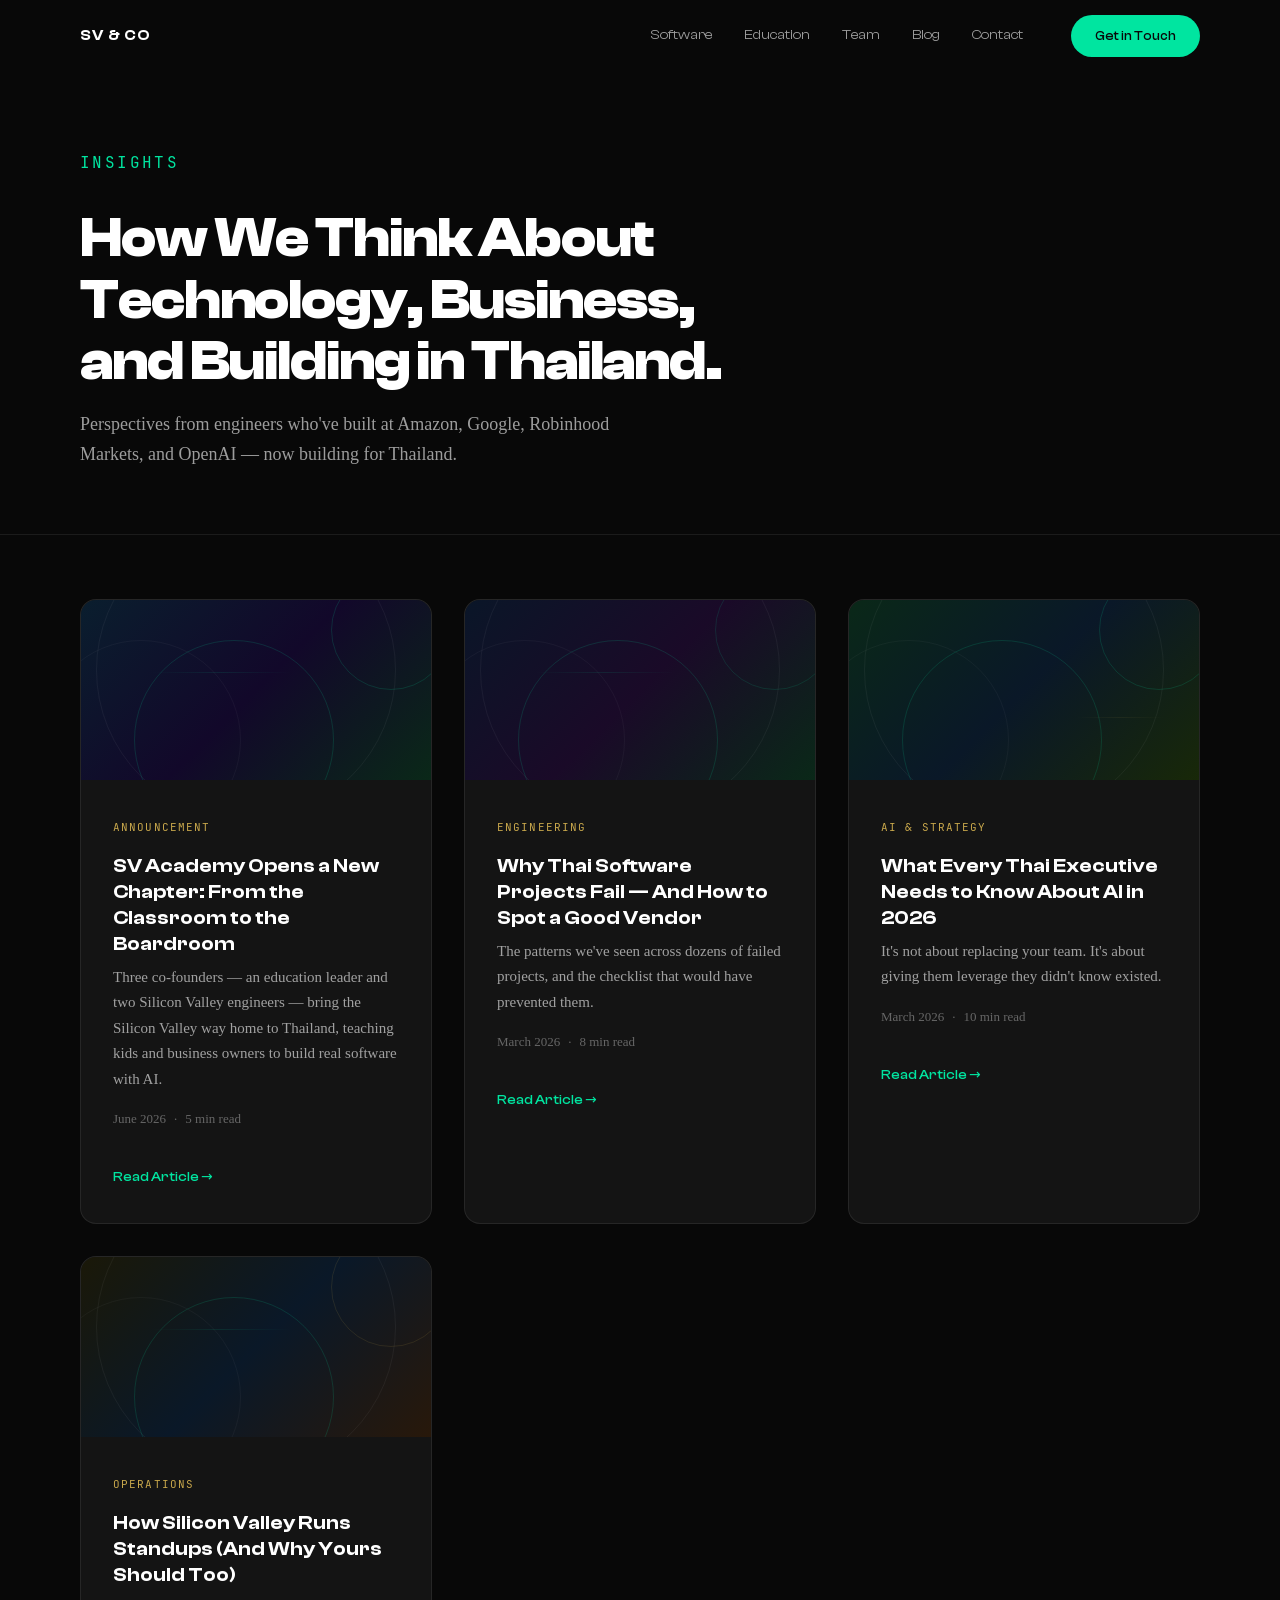
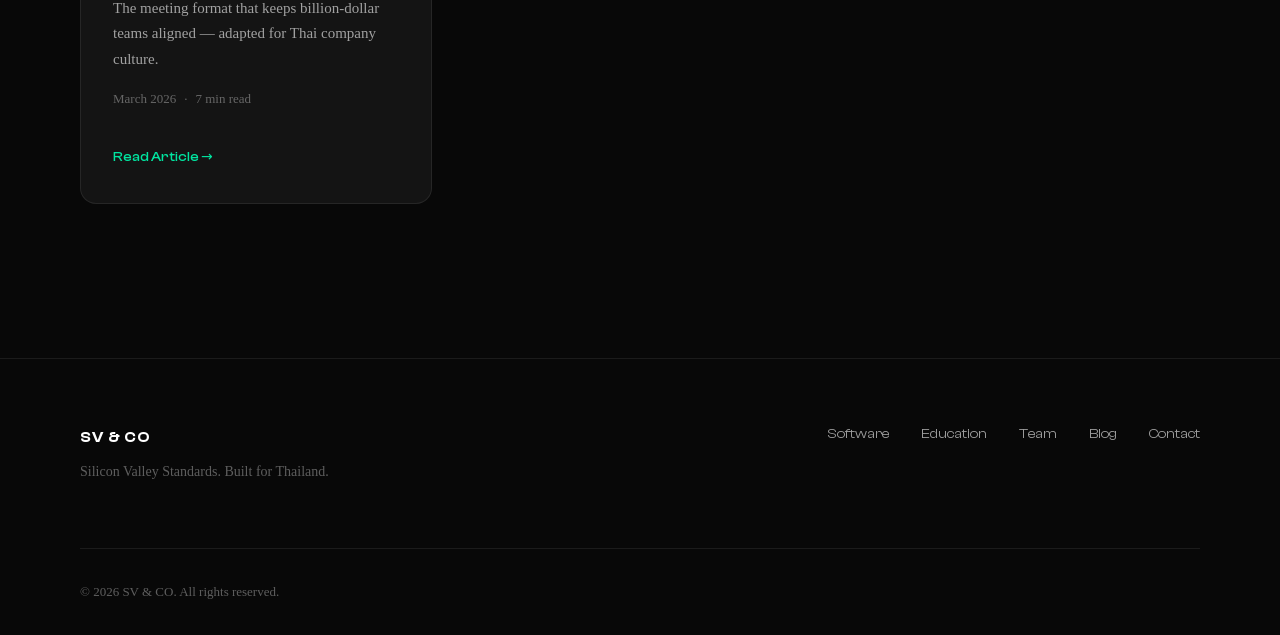
<file: blog/index.html>
<!DOCTYPE html>
<html lang="en">
<head>
  <meta charset="UTF-8">
  <meta name="viewport" content="width=device-width, initial-scale=1.0">
  <title>Insights &mdash; SV &amp; CO</title>
  <meta name="description" content="How we think about technology, business, and building in Thailand. Articles on engineering, AI strategy, and operations.">
  <meta name="robots" content="index, follow, max-image-preview:large">
  <link rel="canonical" href="https://svco.ai/blog/">

  <meta property="og:title" content="Insights — SV &amp; CO">
  <meta property="og:description" content="How we think about technology, business, and building in Thailand.">
  <meta property="og:type" content="website">
  <meta property="og:url" content="https://svco.ai/blog/">
  <meta property="og:image" content="https://svco.ai/assets/img/og-image.jpg">
  <meta name="twitter:card" content="summary_large_image">
  <meta name="twitter:title" content="Insights — SV &amp; CO">
  <meta name="twitter:description" content="How we think about technology, business, and building in Thailand.">
  <meta name="twitter:image" content="https://svco.ai/assets/img/og-image.jpg">

  <link rel="preload" href="../assets/fonts/ClashDisplay-Variable.woff2" as="font" type="font/woff2" crossorigin>
  <link rel="stylesheet" href="../css/style.css?v=6">
  <link rel="stylesheet" href="../css/blog.css?v=9">
</head>
<body>

  <header class="nav" id="nav">
    <div class="nav__inner container">
      <a href="../" class="nav__logo">SV &amp; CO</a>
      <nav class="nav__links" id="nav-links">
        <a href="../#software" class="nav__link">Software</a>
        <a href="../#education" class="nav__link">Education</a>
        <a href="../#team" class="nav__link">Team</a>
        <a href="./" class="nav__link">Blog</a>
        <a href="../#cta" class="nav__link">Contact</a>
      </nav>
      <a href="../#cta" class="nav__cta btn btn--primary">Get in Touch</a>
      <button class="nav__burger" id="nav-burger" aria-label="Toggle menu">
        <span></span>
        <span></span>
        <span></span>
      </button>
    </div>
  </header>

  <main>
    <section class="blog-landing__hero">
      <div class="container">
        <span class="section-label">Insights</span>
        <h1 class="blog-landing__title">How We Think About Technology, Business, and Building in Thailand.</h1>
        <p class="blog-landing__subtitle">Perspectives from engineers who've built at Amazon, Google, Robinhood Markets, and OpenAI &mdash; now building for Thailand.</p>
      </div>
    </section>

    <section class="blog-landing__grid-section">
      <div class="container">
        <div class="blog-landing__grid">

          <article class="blog-landing__card">
            <div class="blog-landing__card-hero blog-landing__card-hero--announcement">
              <div class="article-hero__shapes" aria-hidden="true">
                <div class="article-hero__circle article-hero__circle--1"></div>
                <div class="article-hero__circle article-hero__circle--2"></div>
                <div class="article-hero__line article-hero__line--1"></div>
              </div>
            </div>
            <div class="blog-landing__card-body">
              <span class="blog__tag">Announcement</span>
              <h2 class="blog-landing__card-title">SV Academy Opens a New Chapter: From the Classroom to the Boardroom</h2>
              <p class="blog-landing__card-excerpt">Three co-founders &mdash; an education leader and two Silicon Valley engineers &mdash; bring the Silicon Valley way home to Thailand, teaching kids and business owners to build real software with AI.</p>
              <div class="blog-landing__card-meta">
                <time>June 2026</time>
                <span>&middot;</span>
                <span>5 min read</span>
              </div>
              <a href="sv-academy-launch.html" class="blog-landing__card-link">Read Article &rarr;</a>
            </div>
          </article>

          <article class="blog-landing__card">
            <div class="blog-landing__card-hero blog-landing__card-hero--engineering">
              <div class="article-hero__shapes" aria-hidden="true">
                <div class="article-hero__circle article-hero__circle--1"></div>
                <div class="article-hero__circle article-hero__circle--2"></div>
                <div class="article-hero__line article-hero__line--1"></div>
              </div>
            </div>
            <div class="blog-landing__card-body">
              <span class="blog__tag">Engineering</span>
              <h2 class="blog-landing__card-title">Why Thai Software Projects Fail &mdash; And How to Spot a Good Vendor</h2>
              <p class="blog-landing__card-excerpt">The patterns we've seen across dozens of failed projects, and the checklist that would have prevented them.</p>
              <div class="blog-landing__card-meta">
                <time>March 2026</time>
                <span>&middot;</span>
                <span>8 min read</span>
              </div>
              <a href="why-thai-software-projects-fail.html" class="blog-landing__card-link">Read Article &rarr;</a>
            </div>
          </article>

          <article class="blog-landing__card">
            <div class="blog-landing__card-hero blog-landing__card-hero--ai">
              <div class="article-hero__shapes" aria-hidden="true">
                <div class="article-hero__circle article-hero__circle--1"></div>
                <div class="article-hero__circle article-hero__circle--2"></div>
                <div class="article-hero__line article-hero__line--2"></div>
              </div>
            </div>
            <div class="blog-landing__card-body">
              <span class="blog__tag">AI &amp; Strategy</span>
              <h2 class="blog-landing__card-title">What Every Thai Executive Needs to Know About AI in 2026</h2>
              <p class="blog-landing__card-excerpt">It's not about replacing your team. It's about giving them leverage they didn't know existed.</p>
              <div class="blog-landing__card-meta">
                <time>March 2026</time>
                <span>&middot;</span>
                <span>10 min read</span>
              </div>
              <a href="ai-for-thai-executives-2026.html" class="blog-landing__card-link">Read Article &rarr;</a>
            </div>
          </article>

          <article class="blog-landing__card">
            <div class="blog-landing__card-hero blog-landing__card-hero--operations">
              <div class="article-hero__shapes" aria-hidden="true">
                <div class="article-hero__circle article-hero__circle--1"></div>
                <div class="article-hero__circle article-hero__circle--2"></div>
                <div class="article-hero__line article-hero__line--1"></div>
              </div>
            </div>
            <div class="blog-landing__card-body">
              <span class="blog__tag">Operations</span>
              <h2 class="blog-landing__card-title">How Silicon Valley Runs Standups (And Why Yours Should Too)</h2>
              <p class="blog-landing__card-excerpt">The meeting format that keeps billion-dollar teams aligned &mdash; adapted for Thai company culture.</p>
              <div class="blog-landing__card-meta">
                <time>March 2026</time>
                <span>&middot;</span>
                <span>7 min read</span>
              </div>
              <a href="how-silicon-valley-runs-standups.html" class="blog-landing__card-link">Read Article &rarr;</a>
            </div>
          </article>

        </div>
      </div>
    </section>
  </main>

  <footer class="footer">
    <div class="container">
      <div class="footer__top">
        <div class="footer__brand">
          <a href="../" class="footer__logo">SV &amp; CO</a>
          <p class="footer__tagline">Silicon Valley Standards. Built for Thailand.</p>
        </div>
        <div class="footer__links">
          <a href="../#software">Software</a>
          <a href="../#education">Education</a>
          <a href="../#team">Team</a>
          <a href="./">Blog</a>
          <a href="../#cta">Contact</a>
        </div>
      </div>
      <div class="footer__bottom">
        <span>&copy; 2026 SV &amp; CO. All rights reserved.</span>
      </div>
    </div>
  </footer>

  <script defer src="../js/main.js?v=6"></script>
</body>
</html>
</file>
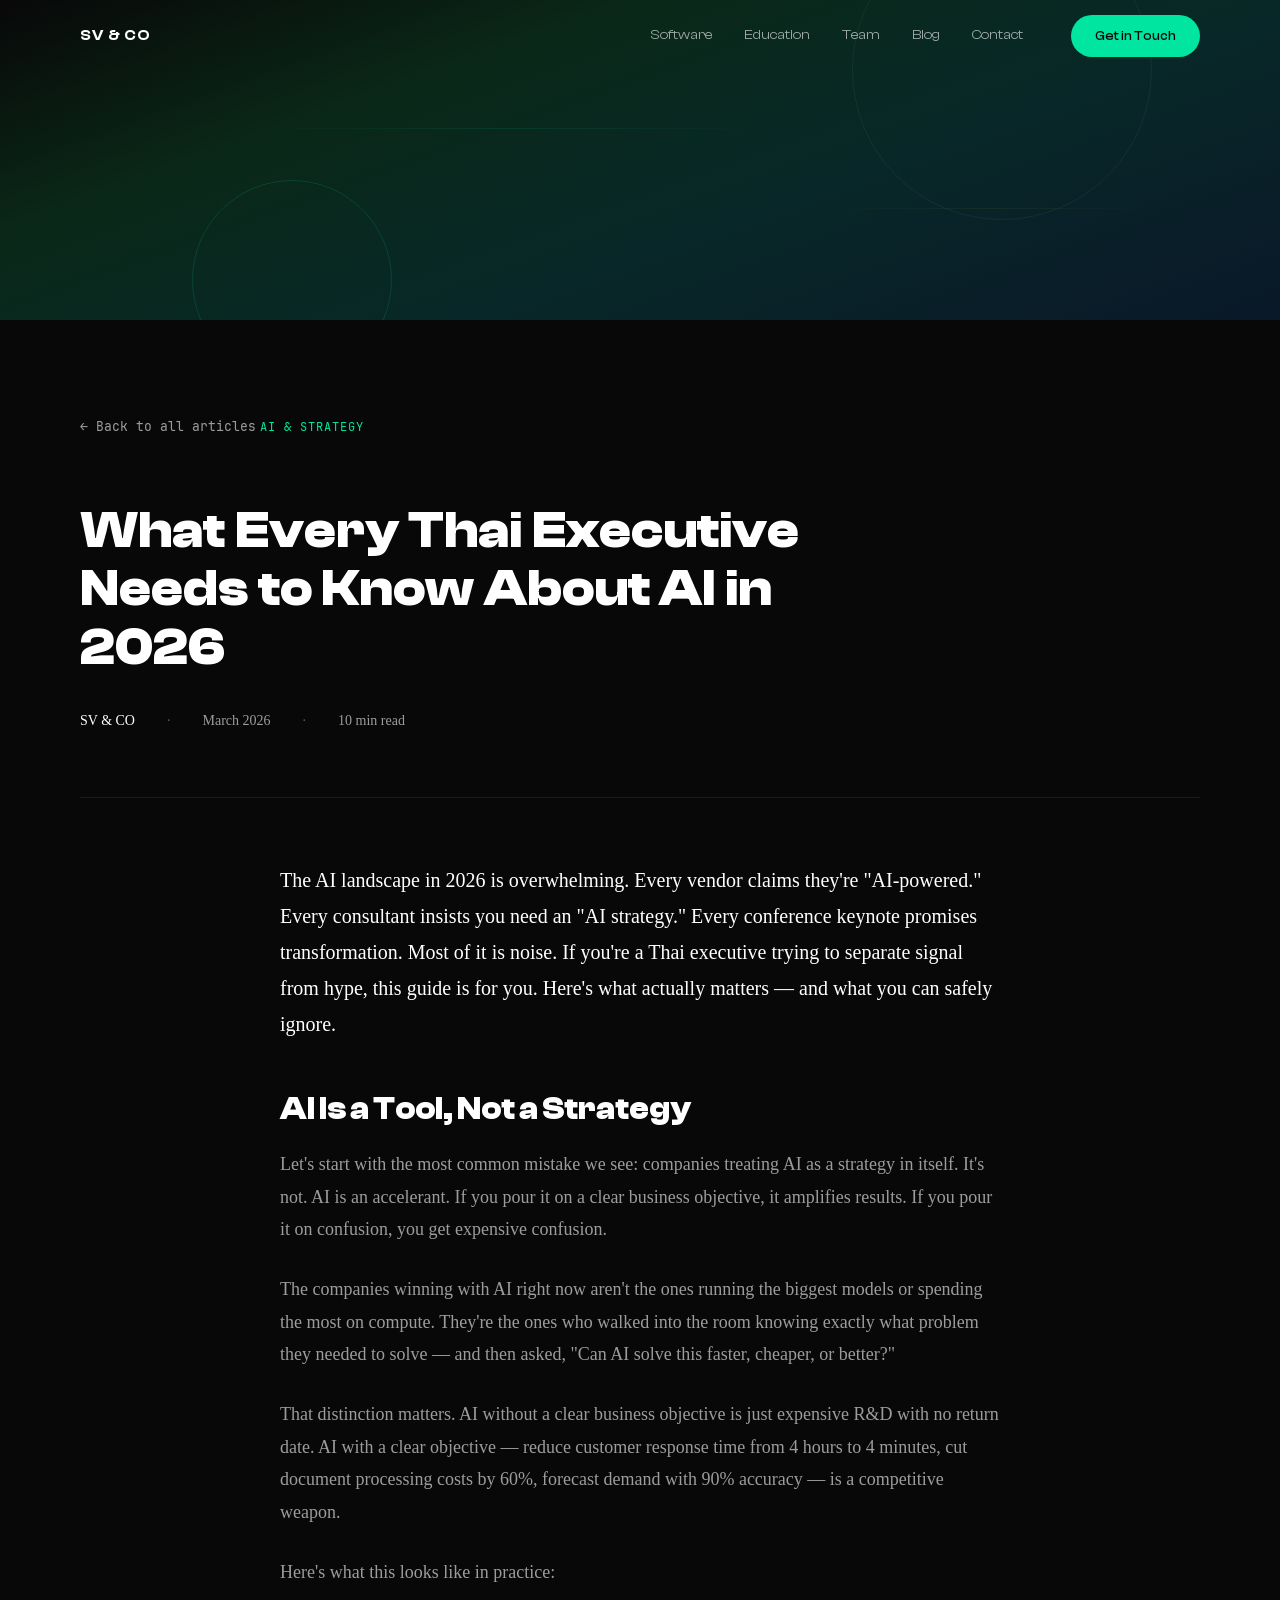
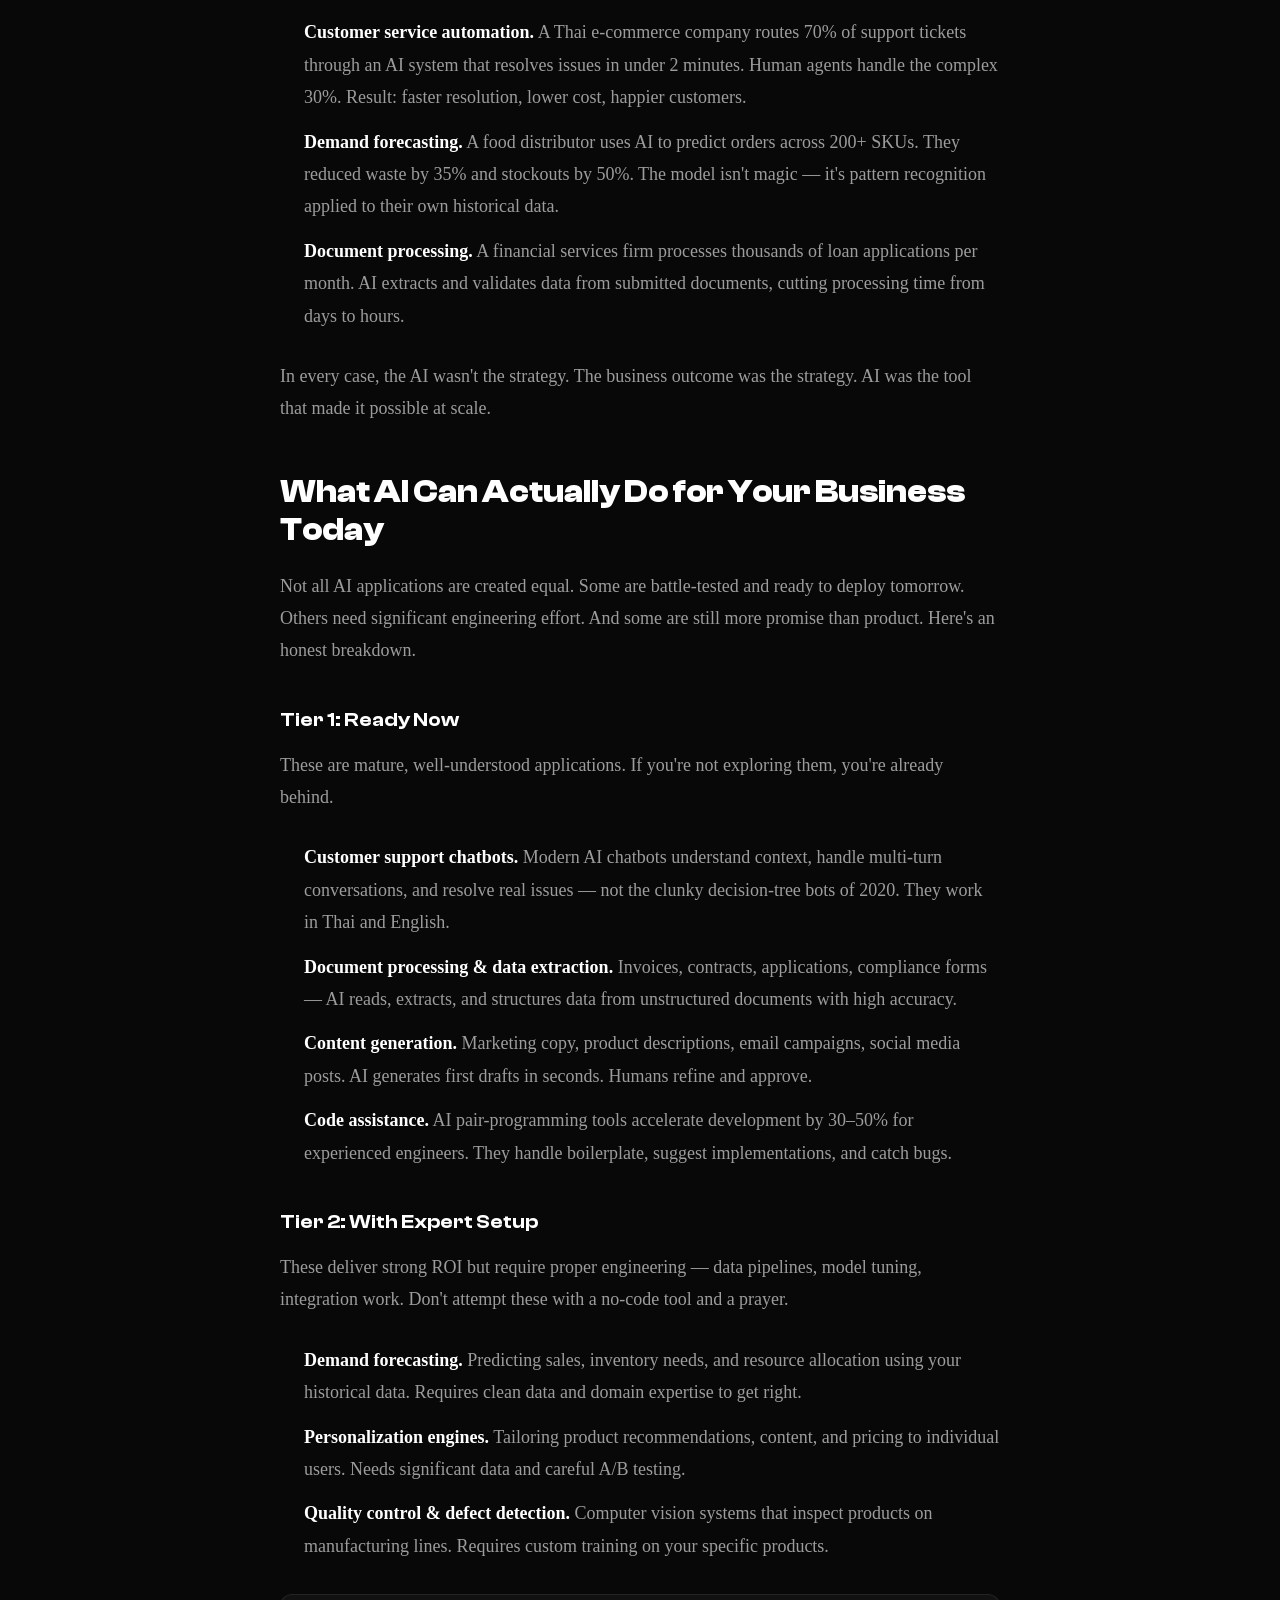
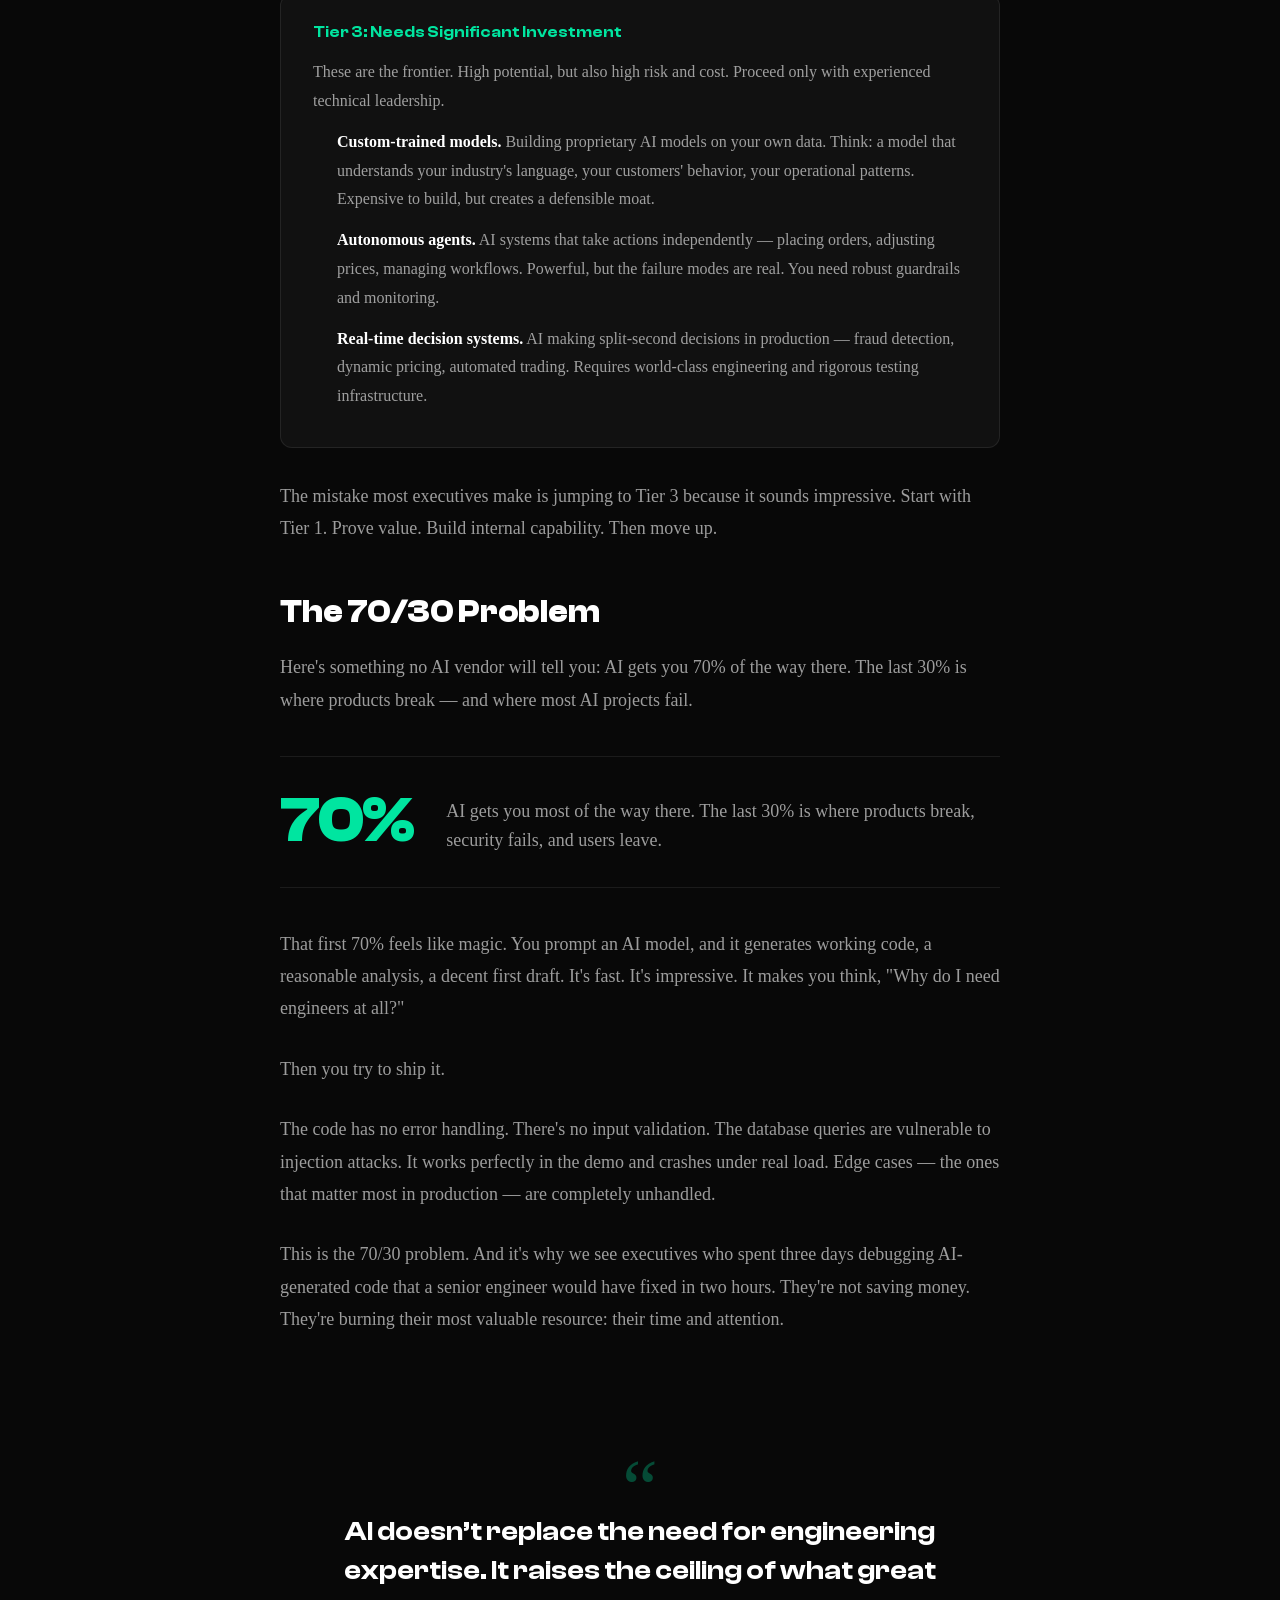
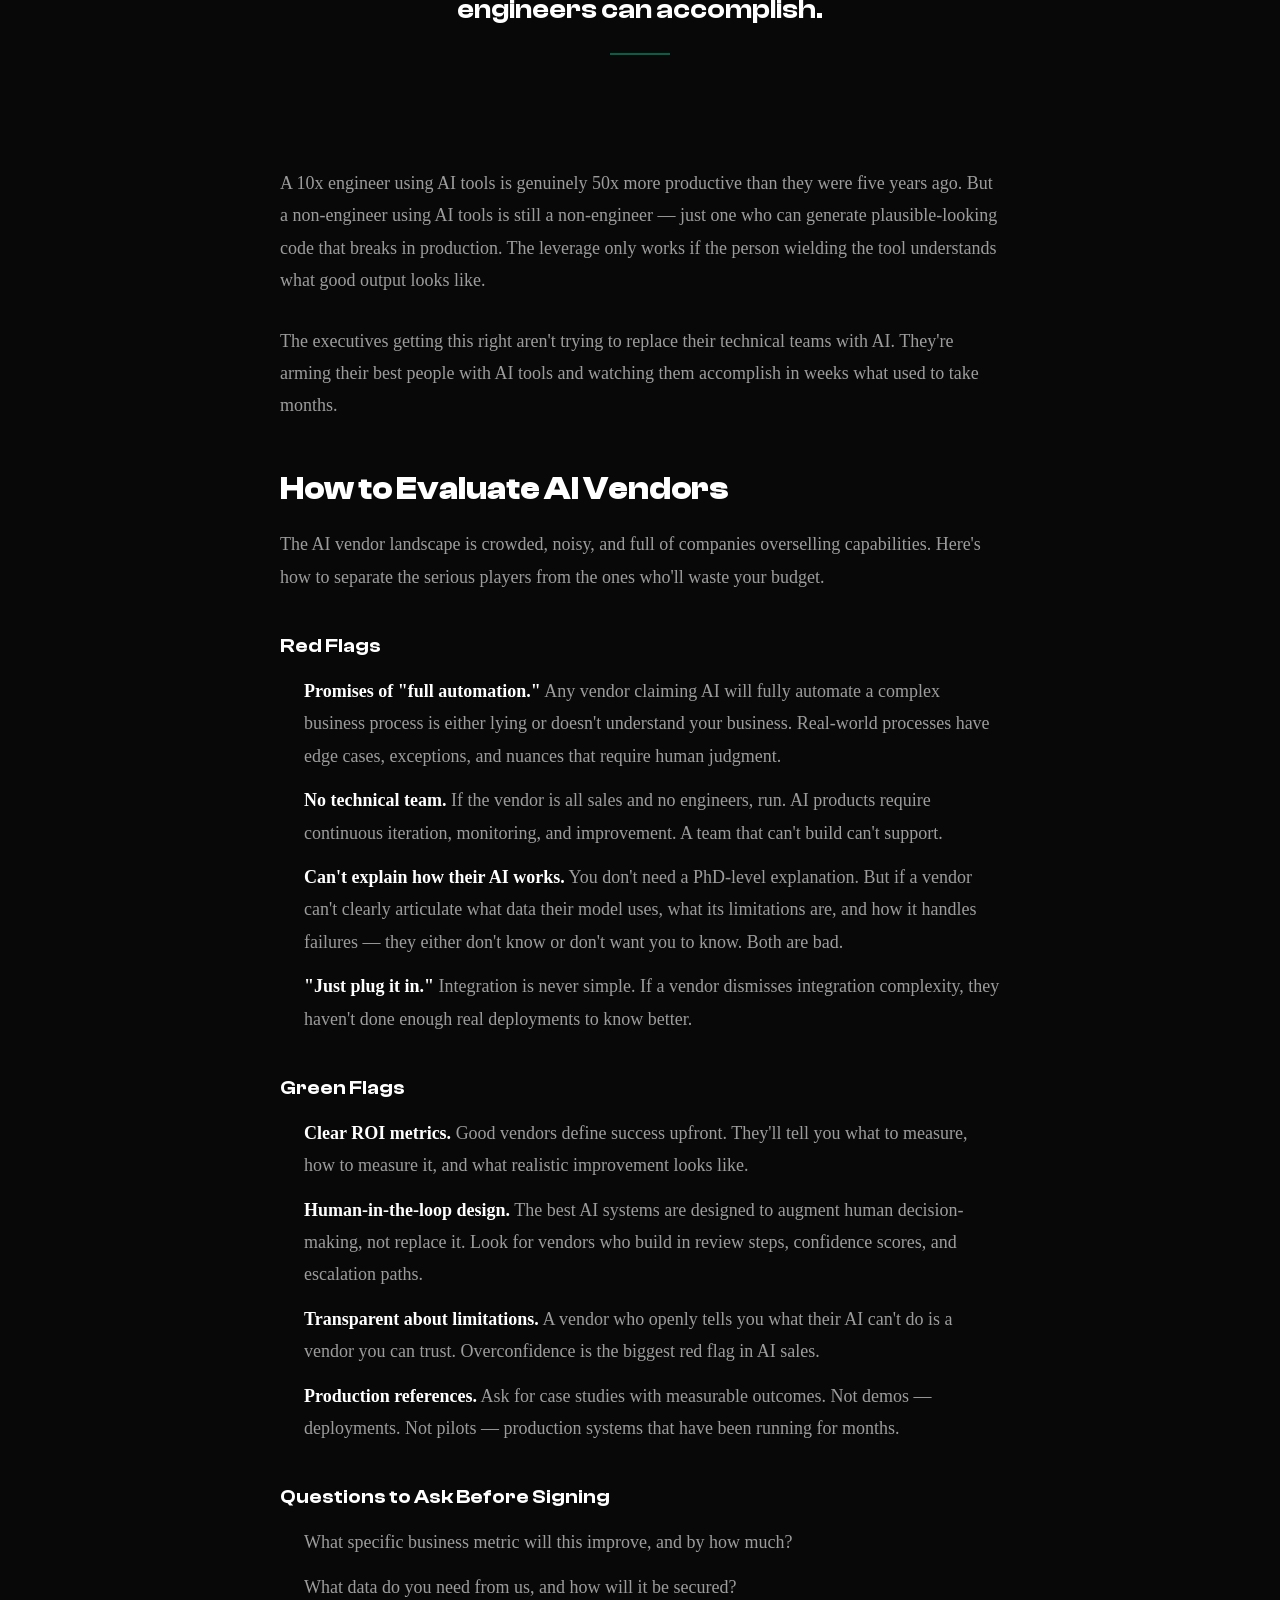
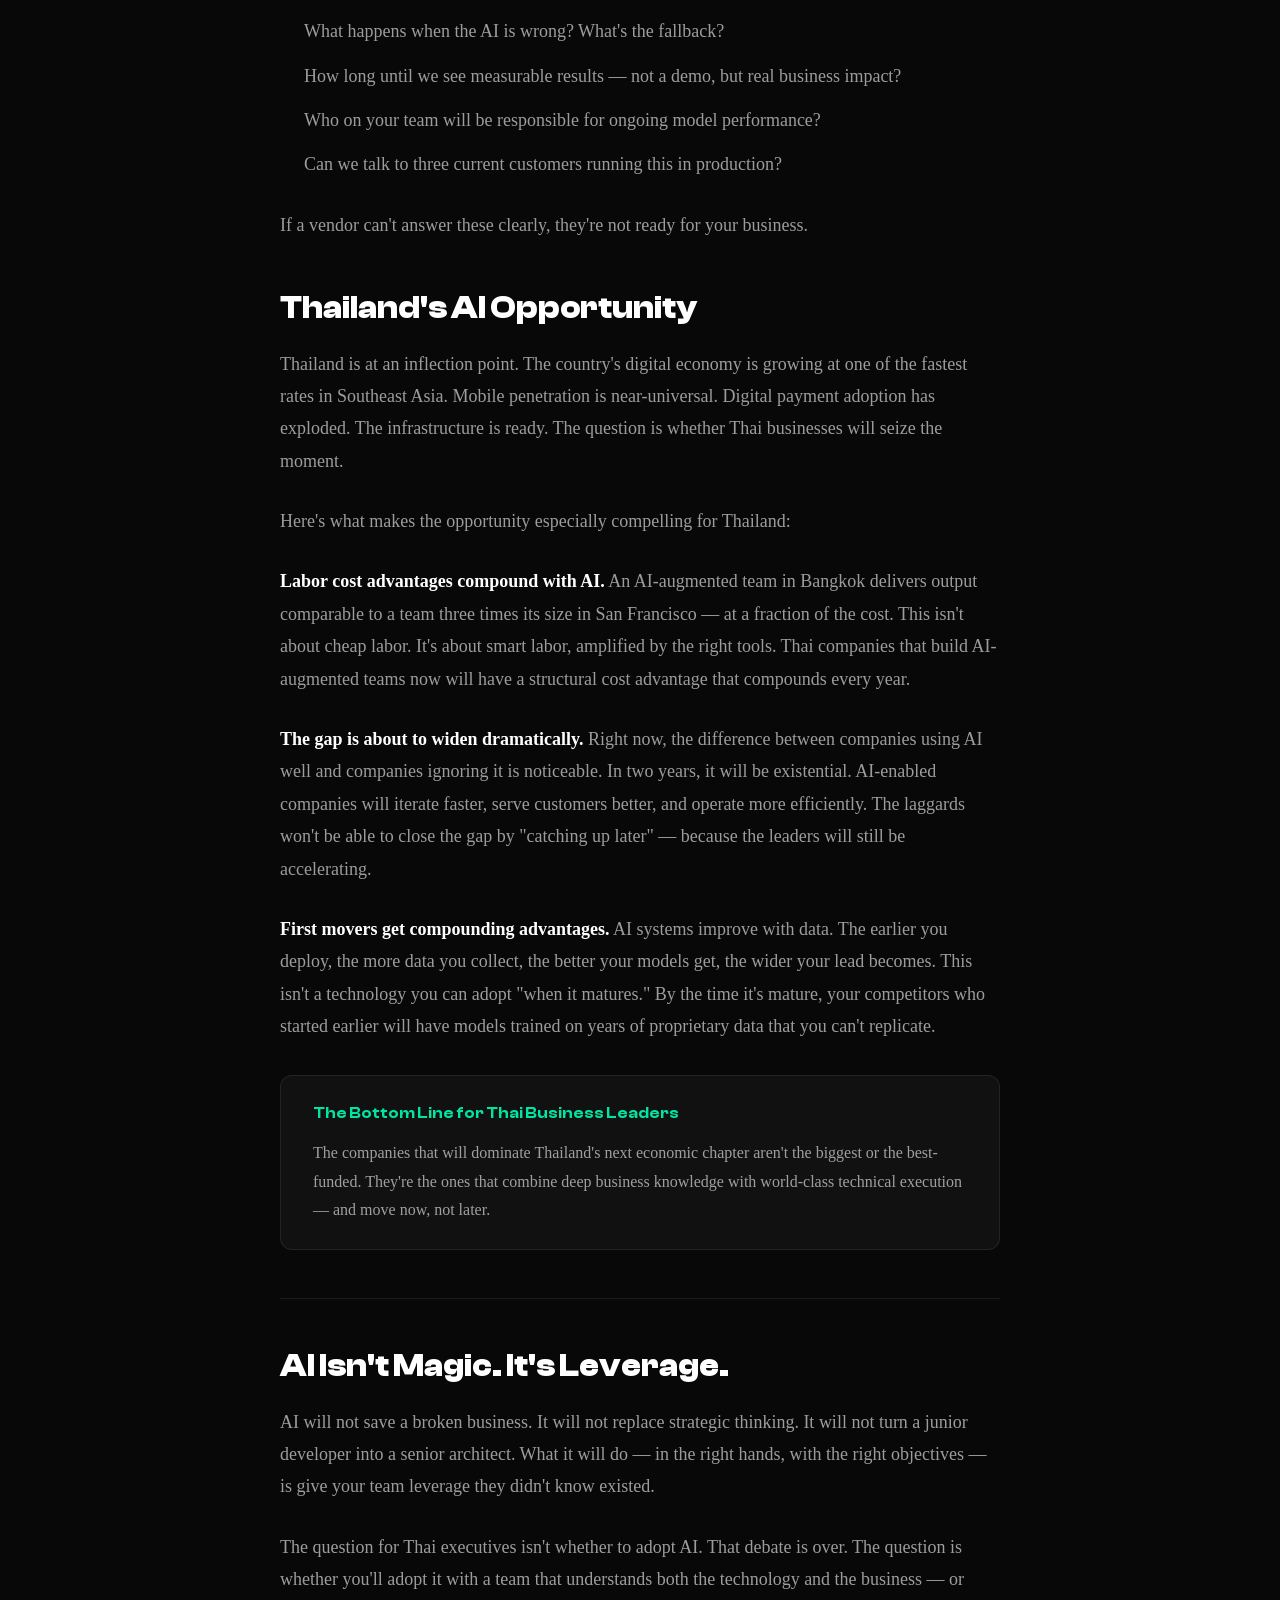
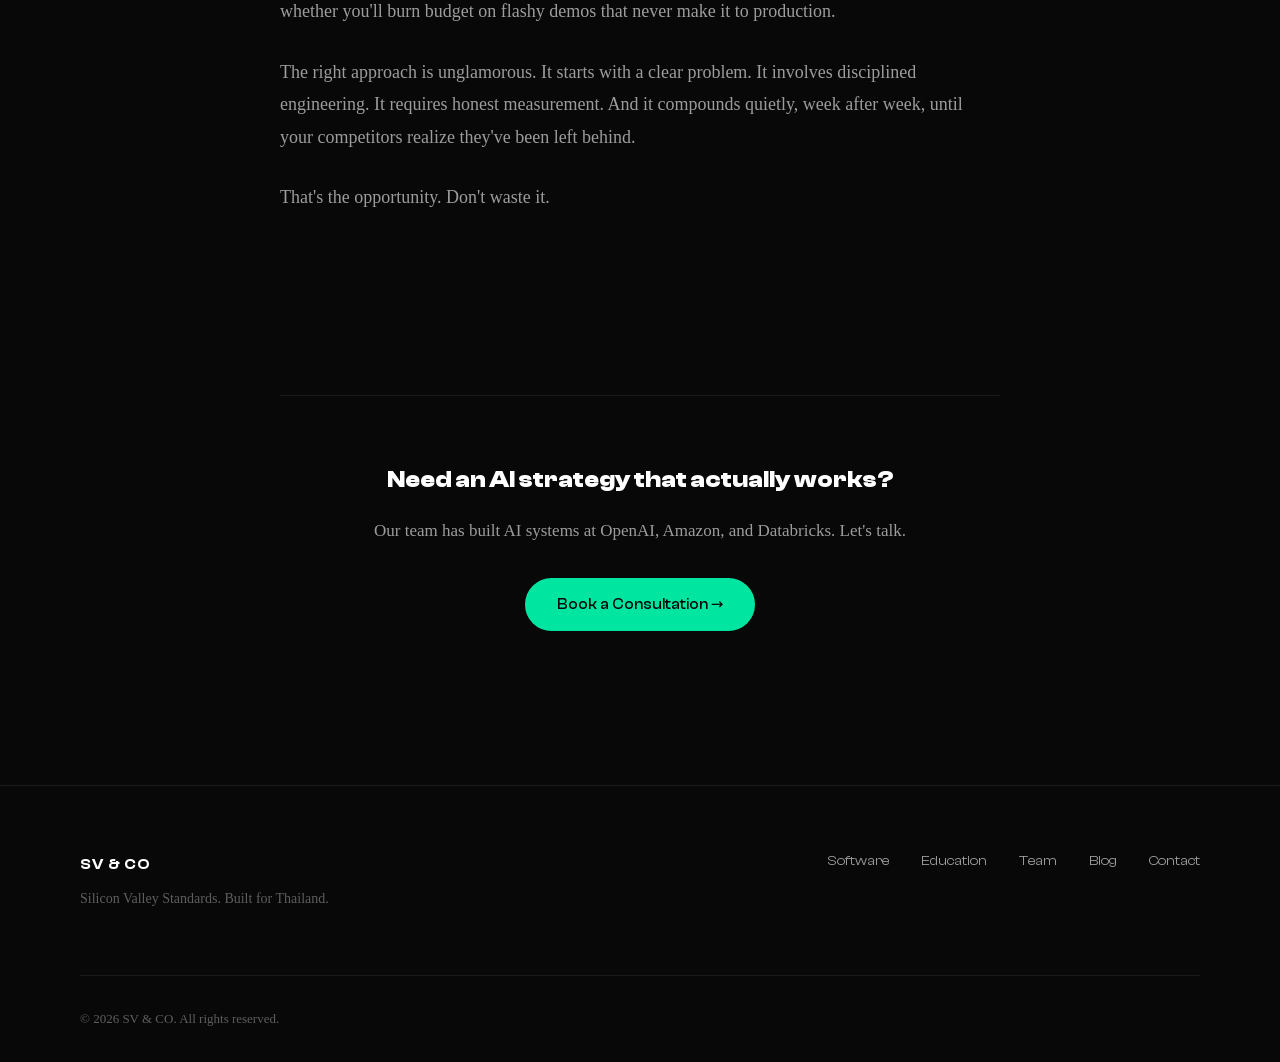
<file: blog/ai-for-thai-executives-2026.html>
<!DOCTYPE html>
<html lang="en">
<head>
  <meta charset="UTF-8">
  <meta name="viewport" content="width=device-width, initial-scale=1.0">
  <title>What Every Thai Executive Needs to Know About AI in 2026 — SV &amp; CO</title>
  <meta name="description" content="It's not about replacing your team. It's about giving them leverage they didn't know existed.">
  <meta name="robots" content="index, follow, max-image-preview:large">
  <link rel="canonical" href="https://svco.ai/blog/ai-for-thai-executives-2026.html">

  <!-- Open Graph -->
  <meta property="og:title" content="What Every Thai Executive Needs to Know About AI in 2026">
  <meta property="og:description" content="It's not about replacing your team. It's about giving them leverage they didn't know existed.">
  <meta property="og:type" content="article">
  <meta property="og:url" content="https://svco.ai/blog/ai-for-thai-executives-2026.html">
  <meta property="og:image" content="https://svco.ai/assets/img/og-image.jpg">

  <!-- Twitter -->
  <meta name="twitter:card" content="summary_large_image">
  <meta name="twitter:title" content="What Every Thai Executive Needs to Know About AI in 2026">
  <meta name="twitter:description" content="It's not about replacing your team. It's about giving them leverage they didn't know existed.">
  <meta name="twitter:image" content="https://svco.ai/assets/img/og-image.jpg">
  <link rel="preload" href="../assets/fonts/ClashDisplay-Variable.woff2" as="font" type="font/woff2" crossorigin>
  <link rel="stylesheet" href="../css/style.css?v=6">
  <link rel="stylesheet" href="../css/blog.css?v=9">
</head>
<body>
  <header class="nav" id="nav">
    <div class="nav__inner container">
      <a href="../" class="nav__logo">SV &amp; CO</a>
      <nav class="nav__links" id="nav-links">
        <a href="../#software" class="nav__link">Software</a>
        <a href="../#education" class="nav__link">Education</a>
        <a href="../#team" class="nav__link">Team</a>
        <a href="../blog/" class="nav__link">Blog</a>
        <a href="../#cta" class="nav__link">Contact</a>
      </nav>
      <a href="../#cta" class="nav__cta btn btn--primary">Get in Touch</a>
      <button class="nav__burger" id="nav-burger" aria-label="Toggle menu">
        <span></span>
        <span></span>
        <span></span>
      </button>
    </div>
  </header>

  <main class="container">
    <article>
      <div class="article-hero" data-topic="ai">
        <div class="article-hero__shapes" aria-hidden="true">
          <div class="article-hero__circle article-hero__circle--1"></div>
          <div class="article-hero__circle article-hero__circle--2"></div>
          <div class="article-hero__line article-hero__line--1"></div>
          <div class="article-hero__line article-hero__line--2"></div>
        </div>
      </div>
      <header class="article-header">
        <a href="../blog/" class="article-header__back">&larr; Back to all articles</a>
        <span class="article-header__tag">AI &amp; Strategy</span>
        <h1 class="article-header__title">What Every Thai Executive Needs to Know About AI in 2026</h1>
        <div class="article-header__meta">
          <div class="article-header__author">
            <span class="article-header__author-name">SV &amp; CO</span>
          </div>
          <span class="article-header__dot">&middot;</span>
          <time>March 2026</time>
          <span class="article-header__dot">&middot;</span>
          <span>10 min read</span>
        </div>
      </header>

      <div class="article-body">

        <p>The AI landscape in 2026 is overwhelming. Every vendor claims they're "AI-powered." Every consultant insists you need an "AI strategy." Every conference keynote promises transformation. Most of it is noise. If you're a Thai executive trying to separate signal from hype, this guide is for you. Here's what actually matters &mdash; and what you can safely ignore.</p>

        <!-- ======================= -->
        <h2>AI Is a Tool, Not a Strategy</h2>

        <p>Let's start with the most common mistake we see: companies treating AI as a strategy in itself. It's not. AI is an accelerant. If you pour it on a clear business objective, it amplifies results. If you pour it on confusion, you get expensive confusion.</p>

        <p>The companies winning with AI right now aren't the ones running the biggest models or spending the most on compute. They're the ones who walked into the room knowing exactly what problem they needed to solve &mdash; and then asked, "Can AI solve this faster, cheaper, or better?"</p>

        <p>That distinction matters. AI without a clear business objective is just expensive R&amp;D with no return date. AI with a clear objective &mdash; reduce customer response time from 4 hours to 4 minutes, cut document processing costs by 60%, forecast demand with 90% accuracy &mdash; is a competitive weapon.</p>

        <p>Here's what this looks like in practice:</p>

        <ul>
          <li><strong>Customer service automation.</strong> A Thai e-commerce company routes 70% of support tickets through an AI system that resolves issues in under 2 minutes. Human agents handle the complex 30%. Result: faster resolution, lower cost, happier customers.</li>
          <li><strong>Demand forecasting.</strong> A food distributor uses AI to predict orders across 200+ SKUs. They reduced waste by 35% and stockouts by 50%. The model isn't magic &mdash; it's pattern recognition applied to their own historical data.</li>
          <li><strong>Document processing.</strong> A financial services firm processes thousands of loan applications per month. AI extracts and validates data from submitted documents, cutting processing time from days to hours.</li>
        </ul>

        <p>In every case, the AI wasn't the strategy. The business outcome was the strategy. AI was the tool that made it possible at scale.</p>

        <!-- ======================= -->
        <h2>What AI Can Actually Do for Your Business Today</h2>

        <p>Not all AI applications are created equal. Some are battle-tested and ready to deploy tomorrow. Others need significant engineering effort. And some are still more promise than product. Here's an honest breakdown.</p>

        <h3>Tier 1: Ready Now</h3>

        <p>These are mature, well-understood applications. If you're not exploring them, you're already behind.</p>

        <ul>
          <li><strong>Customer support chatbots.</strong> Modern AI chatbots understand context, handle multi-turn conversations, and resolve real issues &mdash; not the clunky decision-tree bots of 2020. They work in Thai and English.</li>
          <li><strong>Document processing &amp; data extraction.</strong> Invoices, contracts, applications, compliance forms &mdash; AI reads, extracts, and structures data from unstructured documents with high accuracy.</li>
          <li><strong>Content generation.</strong> Marketing copy, product descriptions, email campaigns, social media posts. AI generates first drafts in seconds. Humans refine and approve.</li>
          <li><strong>Code assistance.</strong> AI pair-programming tools accelerate development by 30&ndash;50% for experienced engineers. They handle boilerplate, suggest implementations, and catch bugs.</li>
        </ul>

        <h3>Tier 2: With Expert Setup</h3>

        <p>These deliver strong ROI but require proper engineering &mdash; data pipelines, model tuning, integration work. Don't attempt these with a no-code tool and a prayer.</p>

        <ul>
          <li><strong>Demand forecasting.</strong> Predicting sales, inventory needs, and resource allocation using your historical data. Requires clean data and domain expertise to get right.</li>
          <li><strong>Personalization engines.</strong> Tailoring product recommendations, content, and pricing to individual users. Needs significant data and careful A/B testing.</li>
          <li><strong>Quality control &amp; defect detection.</strong> Computer vision systems that inspect products on manufacturing lines. Requires custom training on your specific products.</li>
        </ul>

        <div class="article-callout">
          <div class="article-callout__title">Tier 3: Needs Significant Investment</div>
          <p>These are the frontier. High potential, but also high risk and cost. Proceed only with experienced technical leadership.</p>
          <ul>
            <li><strong>Custom-trained models.</strong> Building proprietary AI models on your own data. Think: a model that understands your industry's language, your customers' behavior, your operational patterns. Expensive to build, but creates a defensible moat.</li>
            <li><strong>Autonomous agents.</strong> AI systems that take actions independently &mdash; placing orders, adjusting prices, managing workflows. Powerful, but the failure modes are real. You need robust guardrails and monitoring.</li>
            <li><strong>Real-time decision systems.</strong> AI making split-second decisions in production &mdash; fraud detection, dynamic pricing, automated trading. Requires world-class engineering and rigorous testing infrastructure.</li>
          </ul>
        </div>

        <p>The mistake most executives make is jumping to Tier 3 because it sounds impressive. Start with Tier 1. Prove value. Build internal capability. Then move up.</p>

        <!-- ======================= -->
        <h2>The 70/30 Problem</h2>

        <p>Here's something no AI vendor will tell you: AI gets you 70% of the way there. The last 30% is where products break &mdash; and where most AI projects fail.</p>

        <div class="article-stat">
          <span class="article-stat__number">70%</span>
          <span class="article-stat__label">AI gets you most of the way there. The last 30% is where products break, security fails, and users leave.</span>
        </div>

        <p>That first 70% feels like magic. You prompt an AI model, and it generates working code, a reasonable analysis, a decent first draft. It's fast. It's impressive. It makes you think, "Why do I need engineers at all?"</p>

        <p>Then you try to ship it.</p>

        <p>The code has no error handling. There's no input validation. The database queries are vulnerable to injection attacks. It works perfectly in the demo and crashes under real load. Edge cases &mdash; the ones that matter most in production &mdash; are completely unhandled.</p>

        <p>This is the 70/30 problem. And it's why we see executives who spent three days debugging AI-generated code that a senior engineer would have fixed in two hours. They're not saving money. They're burning their most valuable resource: their time and attention.</p>

        <aside class="article-pullquote">
          <p>AI doesn&rsquo;t replace the need for engineering expertise. It raises the ceiling of what great engineers can accomplish.</p>
        </aside>

        <p>A 10x engineer using AI tools is genuinely 50x more productive than they were five years ago. But a non-engineer using AI tools is still a non-engineer &mdash; just one who can generate plausible-looking code that breaks in production. The leverage only works if the person wielding the tool understands what good output looks like.</p>

        <p>The executives getting this right aren't trying to replace their technical teams with AI. They're arming their best people with AI tools and watching them accomplish in weeks what used to take months.</p>

        <!-- ======================= -->
        <h2>How to Evaluate AI Vendors</h2>

        <p>The AI vendor landscape is crowded, noisy, and full of companies overselling capabilities. Here's how to separate the serious players from the ones who'll waste your budget.</p>

        <h3>Red Flags</h3>

        <ul>
          <li><strong>Promises of "full automation."</strong> Any vendor claiming AI will fully automate a complex business process is either lying or doesn't understand your business. Real-world processes have edge cases, exceptions, and nuances that require human judgment.</li>
          <li><strong>No technical team.</strong> If the vendor is all sales and no engineers, run. AI products require continuous iteration, monitoring, and improvement. A team that can't build can't support.</li>
          <li><strong>Can't explain how their AI works.</strong> You don't need a PhD-level explanation. But if a vendor can't clearly articulate what data their model uses, what its limitations are, and how it handles failures &mdash; they either don't know or don't want you to know. Both are bad.</li>
          <li><strong>"Just plug it in."</strong> Integration is never simple. If a vendor dismisses integration complexity, they haven't done enough real deployments to know better.</li>
        </ul>

        <h3>Green Flags</h3>

        <ul>
          <li><strong>Clear ROI metrics.</strong> Good vendors define success upfront. They'll tell you what to measure, how to measure it, and what realistic improvement looks like.</li>
          <li><strong>Human-in-the-loop design.</strong> The best AI systems are designed to augment human decision-making, not replace it. Look for vendors who build in review steps, confidence scores, and escalation paths.</li>
          <li><strong>Transparent about limitations.</strong> A vendor who openly tells you what their AI can't do is a vendor you can trust. Overconfidence is the biggest red flag in AI sales.</li>
          <li><strong>Production references.</strong> Ask for case studies with measurable outcomes. Not demos &mdash; deployments. Not pilots &mdash; production systems that have been running for months.</li>
        </ul>

        <h3>Questions to Ask Before Signing</h3>

        <ol>
          <li>What specific business metric will this improve, and by how much?</li>
          <li>What data do you need from us, and how will it be secured?</li>
          <li>What happens when the AI is wrong? What's the fallback?</li>
          <li>How long until we see measurable results &mdash; not a demo, but real business impact?</li>
          <li>Who on your team will be responsible for ongoing model performance?</li>
          <li>Can we talk to three current customers running this in production?</li>
        </ol>

        <p>If a vendor can't answer these clearly, they're not ready for your business.</p>

        <!-- ======================= -->
        <h2>Thailand's AI Opportunity</h2>

        <p>Thailand is at an inflection point. The country's digital economy is growing at one of the fastest rates in Southeast Asia. Mobile penetration is near-universal. Digital payment adoption has exploded. The infrastructure is ready. The question is whether Thai businesses will seize the moment.</p>

        <p>Here's what makes the opportunity especially compelling for Thailand:</p>

        <p><strong>Labor cost advantages compound with AI.</strong> An AI-augmented team in Bangkok delivers output comparable to a team three times its size in San Francisco &mdash; at a fraction of the cost. This isn't about cheap labor. It's about smart labor, amplified by the right tools. Thai companies that build AI-augmented teams now will have a structural cost advantage that compounds every year.</p>

        <p><strong>The gap is about to widen dramatically.</strong> Right now, the difference between companies using AI well and companies ignoring it is noticeable. In two years, it will be existential. AI-enabled companies will iterate faster, serve customers better, and operate more efficiently. The laggards won't be able to close the gap by "catching up later" &mdash; because the leaders will still be accelerating.</p>

        <p><strong>First movers get compounding advantages.</strong> AI systems improve with data. The earlier you deploy, the more data you collect, the better your models get, the wider your lead becomes. This isn't a technology you can adopt "when it matures." By the time it's mature, your competitors who started earlier will have models trained on years of proprietary data that you can't replicate.</p>

        <div class="article-callout">
          <div class="article-callout__title">The Bottom Line for Thai Business Leaders</div>
          <p>The companies that will dominate Thailand's next economic chapter aren't the biggest or the best-funded. They're the ones that combine deep business knowledge with world-class technical execution &mdash; and move now, not later.</p>
        </div>

        <!-- ======================= -->
        <hr class="article-divider">

        <h2>AI Isn't Magic. It's Leverage.</h2>

        <p>AI will not save a broken business. It will not replace strategic thinking. It will not turn a junior developer into a senior architect. What it will do &mdash; in the right hands, with the right objectives &mdash; is give your team leverage they didn't know existed.</p>

        <p>The question for Thai executives isn't whether to adopt AI. That debate is over. The question is whether you'll adopt it with a team that understands both the technology and the business &mdash; or whether you'll burn budget on flashy demos that never make it to production.</p>

        <p>The right approach is unglamorous. It starts with a clear problem. It involves disciplined engineering. It requires honest measurement. And it compounds quietly, week after week, until your competitors realize they've been left behind.</p>

        <p>That's the opportunity. Don't waste it.</p>

      </div>

      <footer class="article-footer">
        <div class="article-footer__cta">
          <h3>Need an AI strategy that actually works?</h3>
          <p>Our team has built AI systems at OpenAI, Amazon, and Databricks. Let's talk.</p>
          <a href="../#cta" class="btn btn--primary">Book a Consultation &rarr;</a>
        </div>
      </footer>
    </article>
  </main>

  <footer class="footer">
    <div class="container">
      <div class="footer__top">
        <div class="footer__brand">
          <a href="../" class="footer__logo">SV &amp; CO</a>
          <p class="footer__tagline">Silicon Valley Standards. Built for Thailand.</p>
        </div>
        <div class="footer__links">
          <a href="../#software">Software</a>
          <a href="../#education">Education</a>
          <a href="../#team">Team</a>
          <a href="../blog/">Blog</a>
          <a href="../#cta">Contact</a>
        </div>
      </div>
      <div class="footer__bottom">
        <span>&copy; 2026 SV &amp; CO. All rights reserved.</span>
      </div>
    </div>
  </footer>
  <script defer src="../js/main.js?v=6"></script>
</body>
</html>
</file>
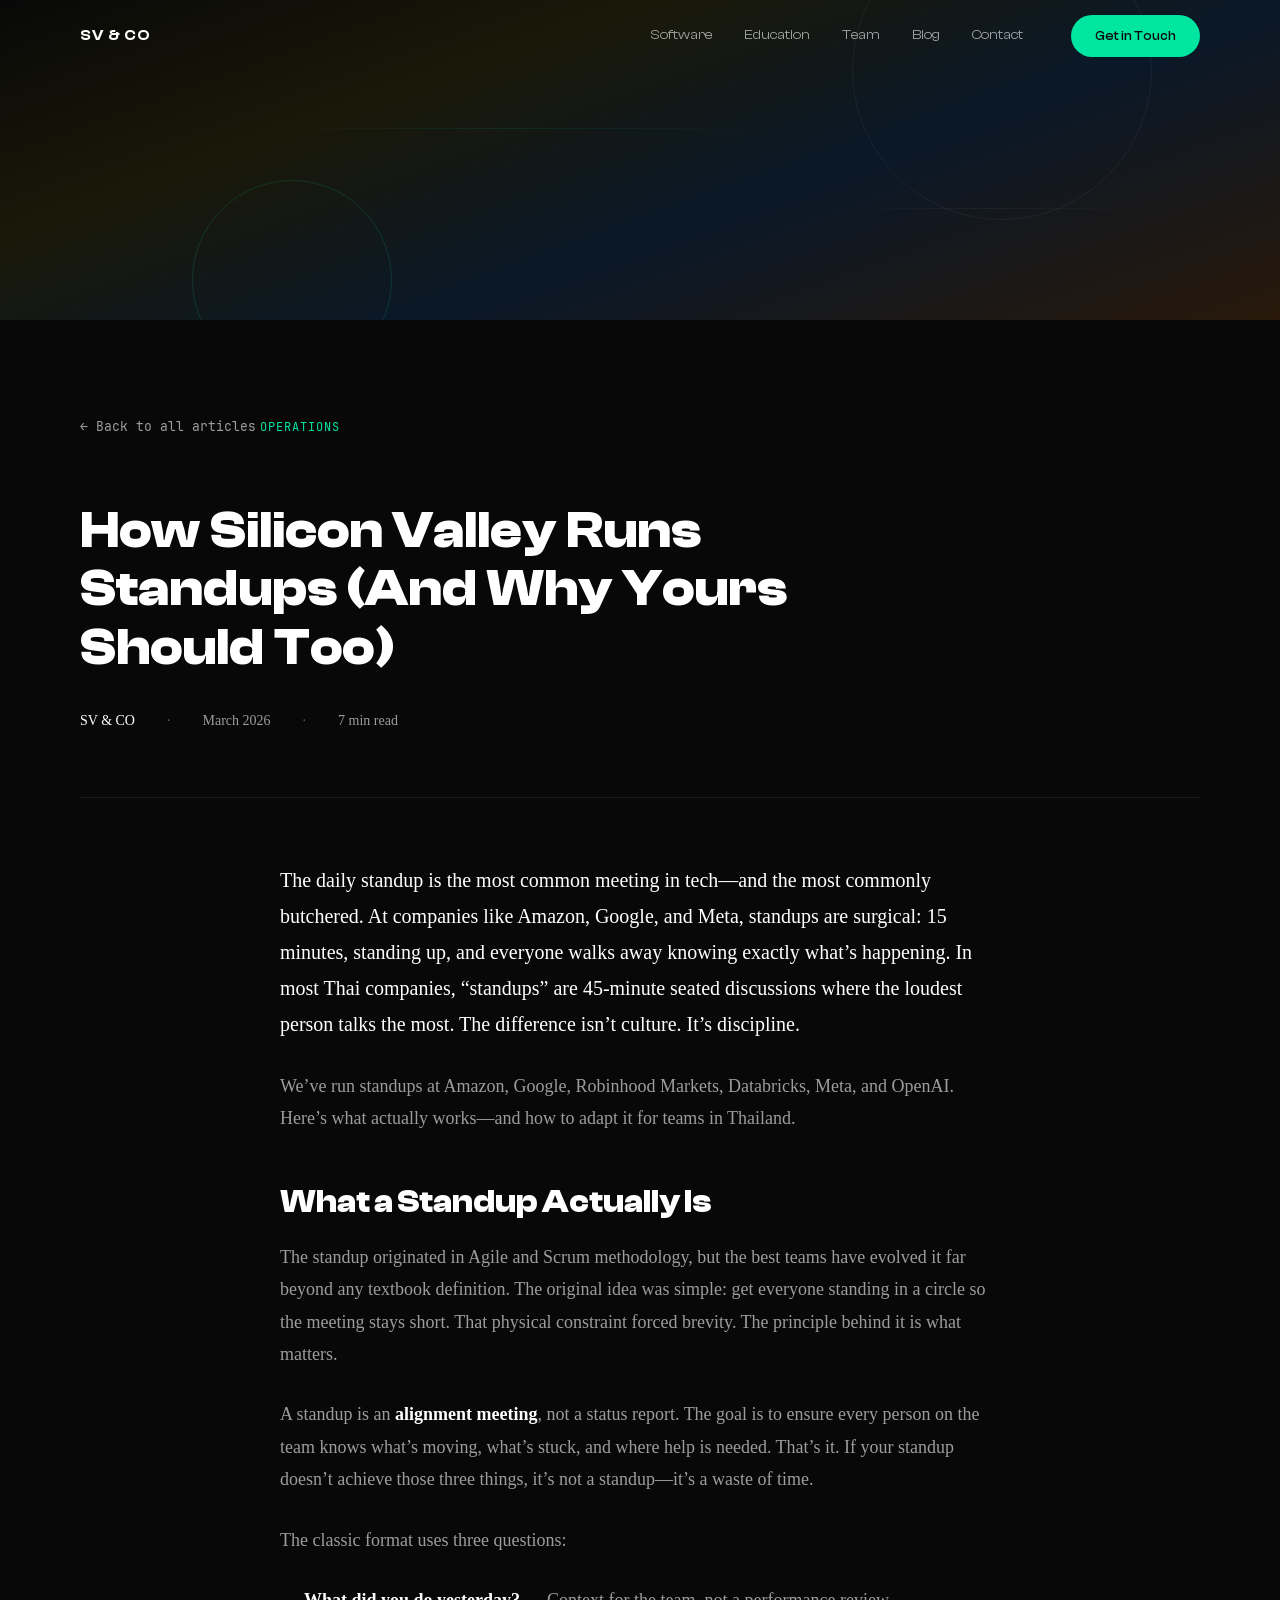
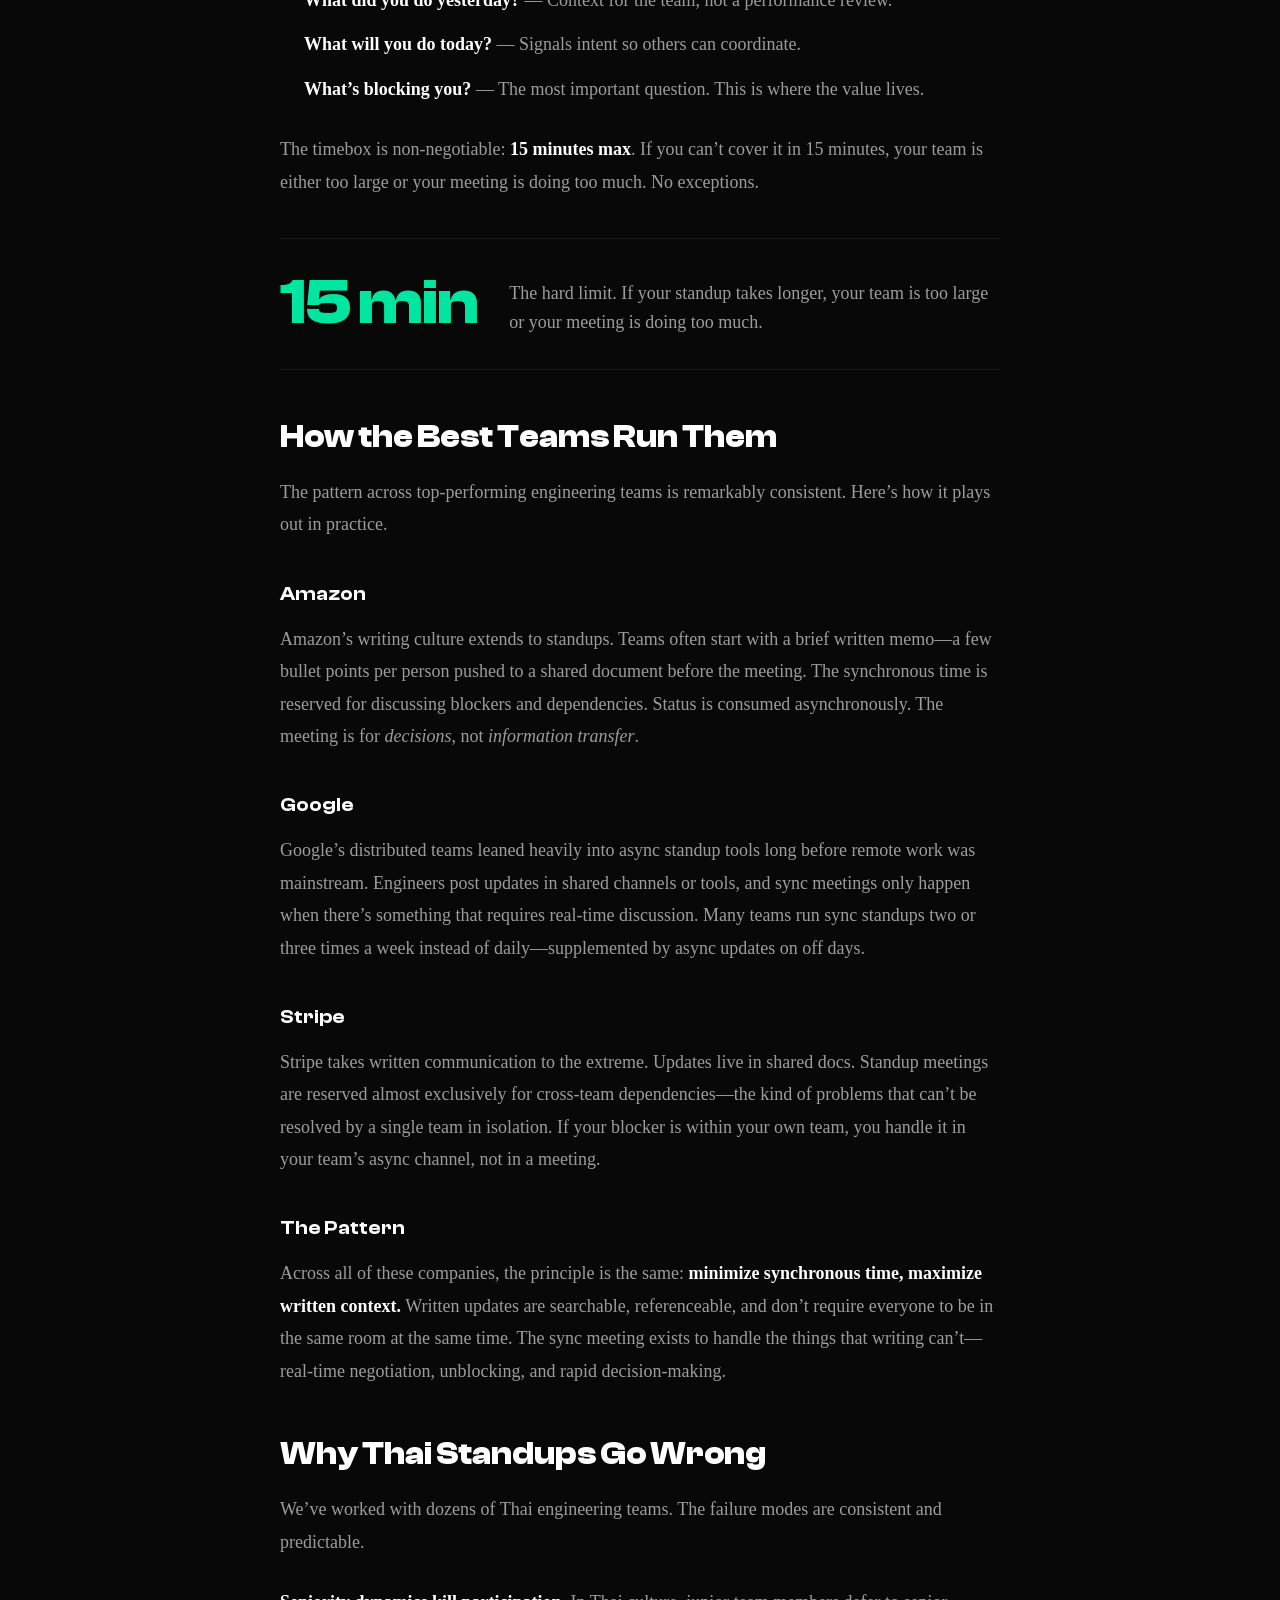
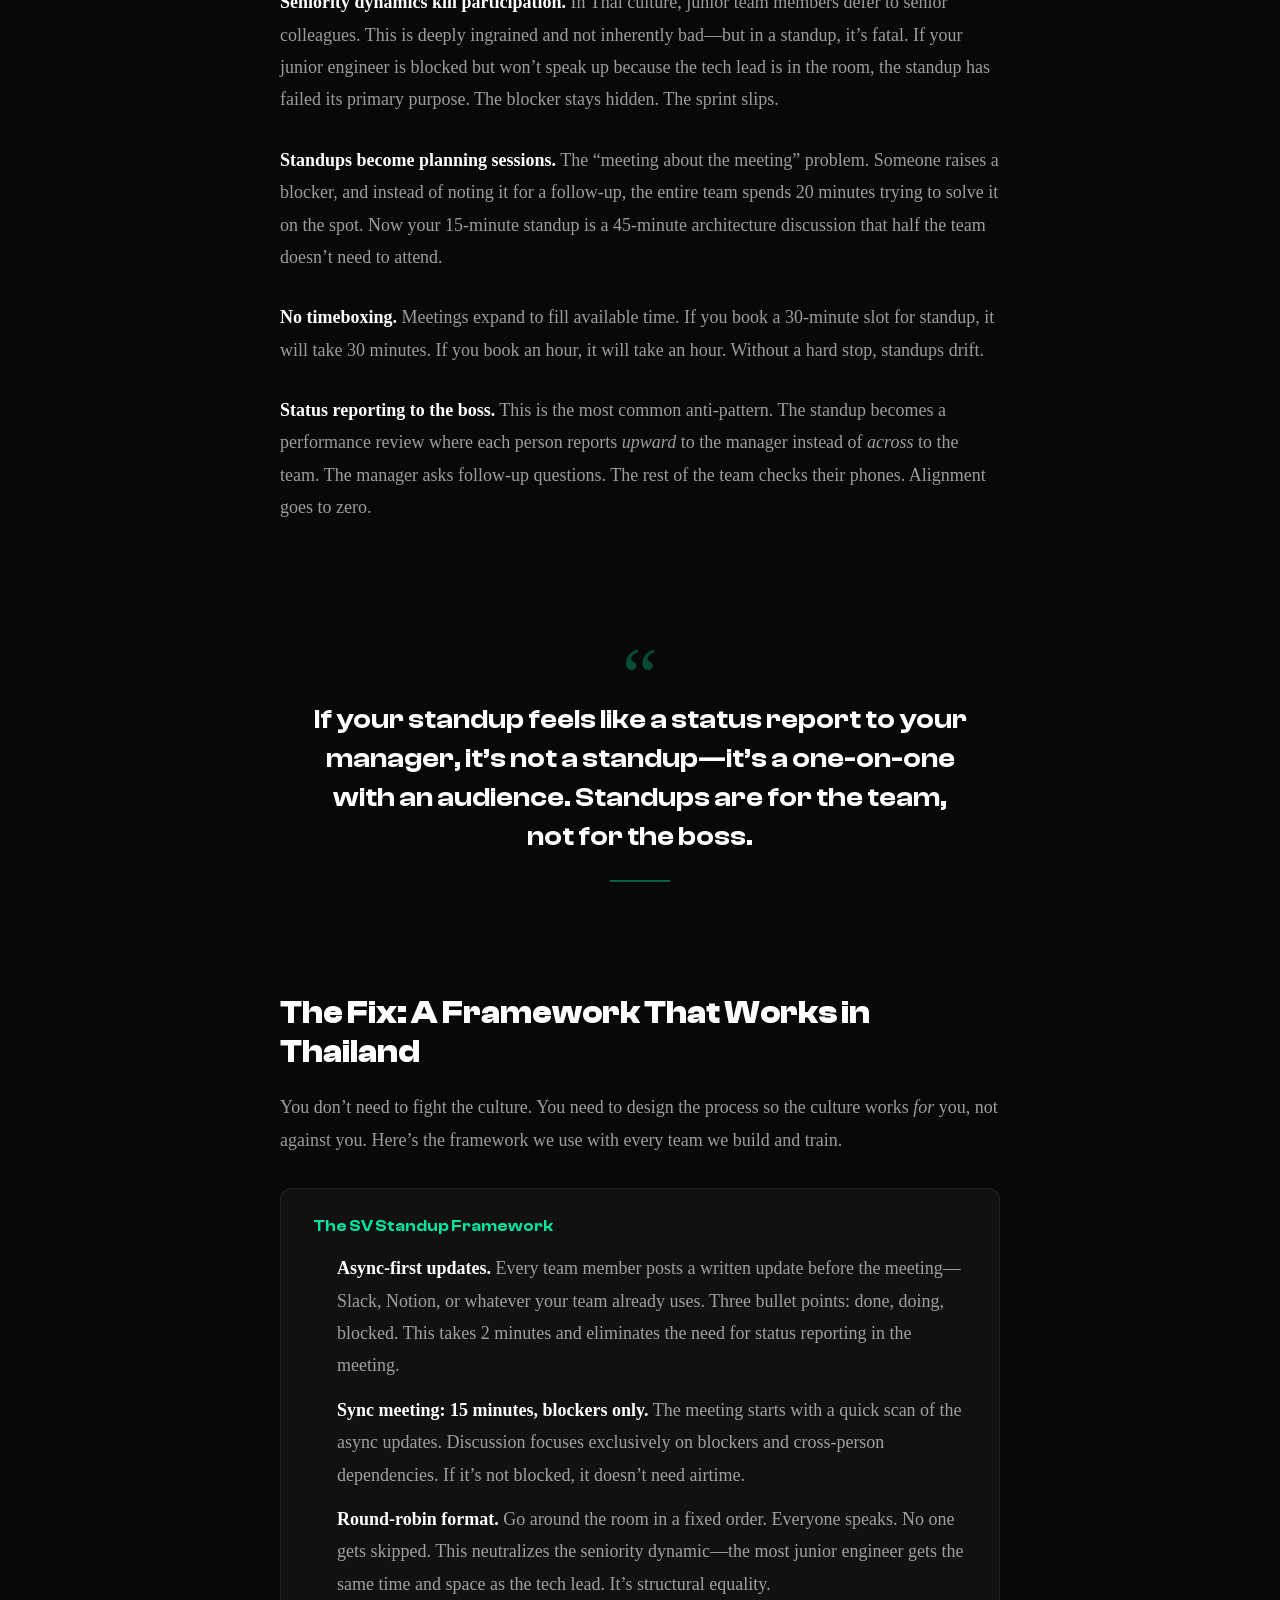
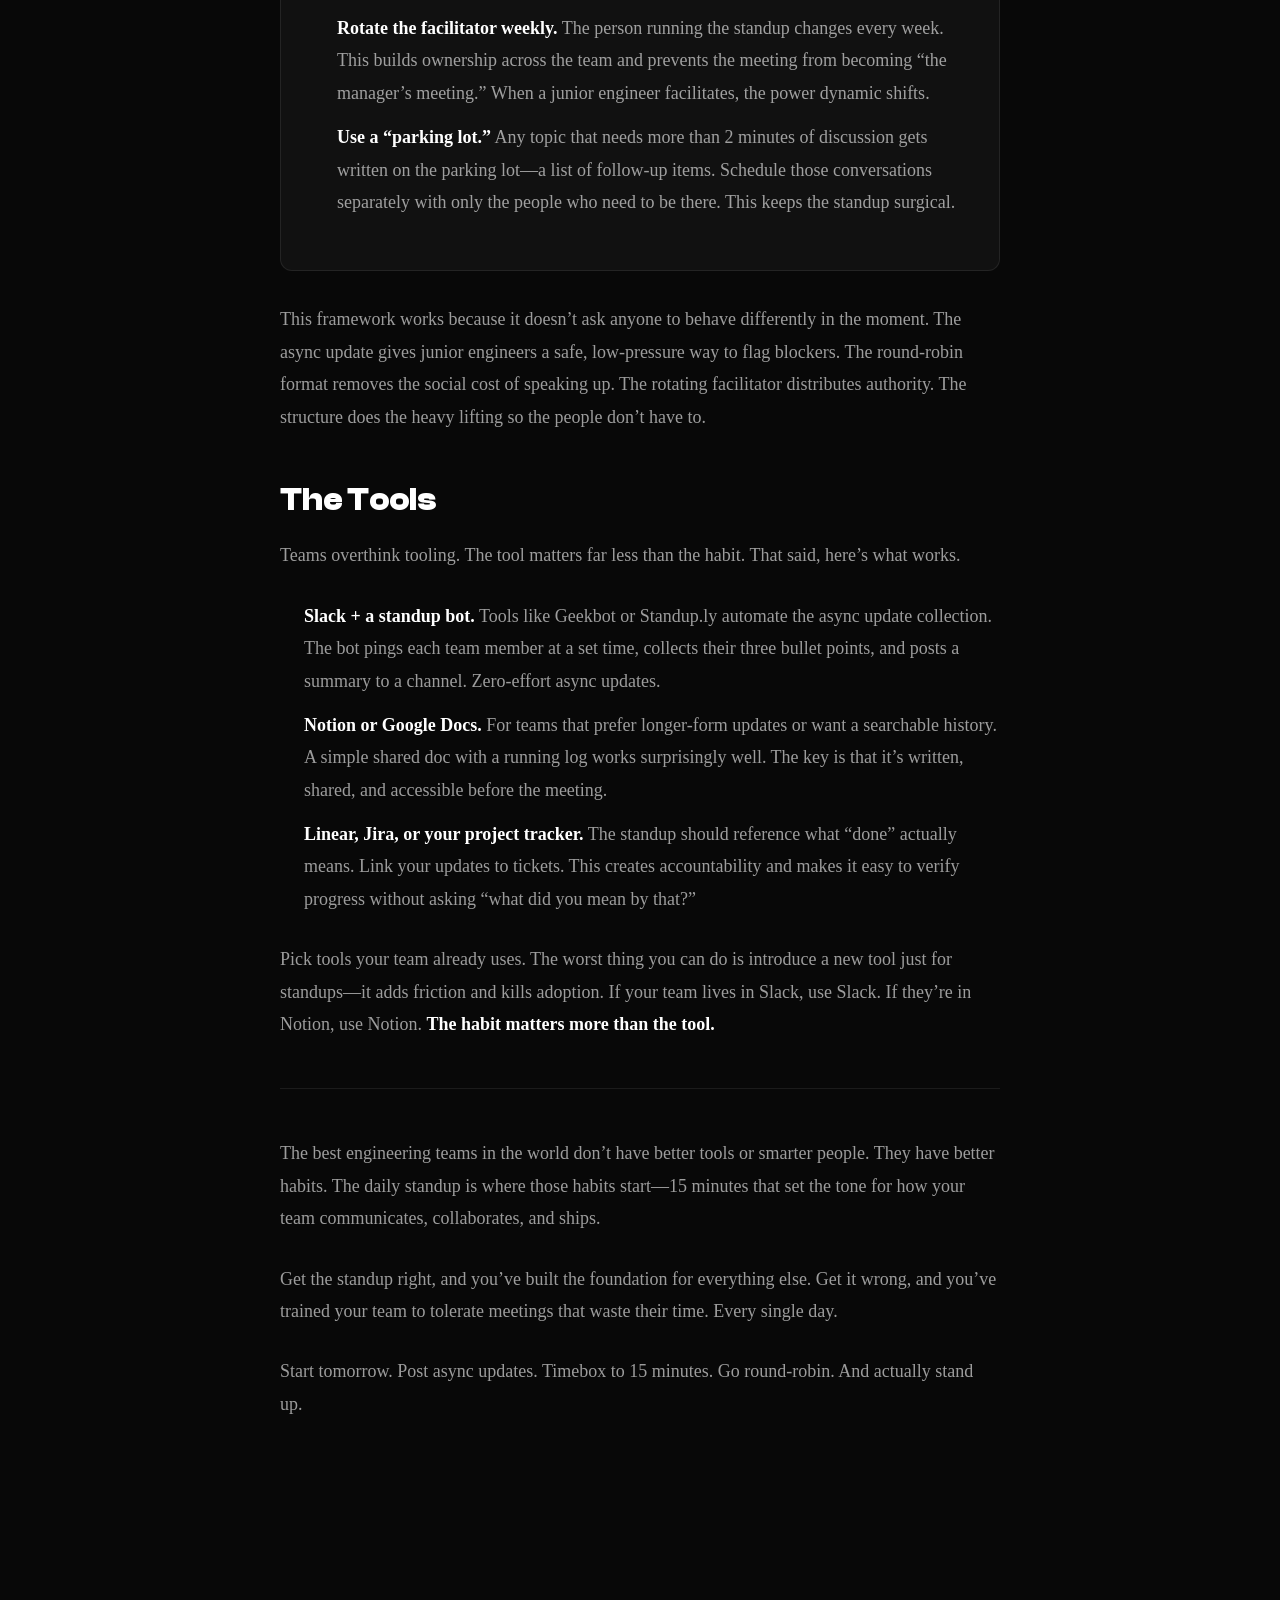
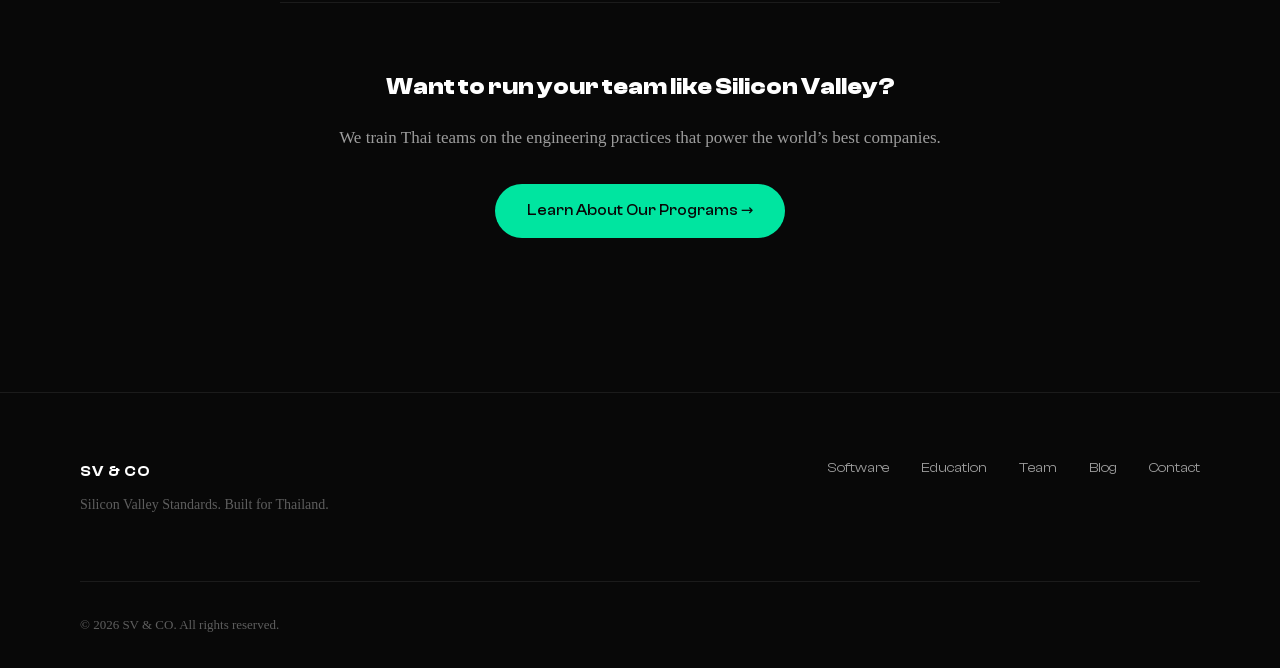
<file: blog/how-silicon-valley-runs-standups.html>
<!DOCTYPE html>
<html lang="en">
<head>
  <meta charset="UTF-8">
  <meta name="viewport" content="width=device-width, initial-scale=1.0">
  <title>How Silicon Valley Runs Standups &mdash; SV &amp; CO</title>
  <meta name="description" content="The meeting format that keeps billion-dollar teams aligned — adapted for Thai company culture.">
  <meta name="robots" content="index, follow, max-image-preview:large">
  <link rel="canonical" href="https://svco.ai/blog/how-silicon-valley-runs-standups.html">

  <!-- Open Graph -->
  <meta property="og:title" content="How Silicon Valley Runs Standups (And Why Yours Should Too)">
  <meta property="og:description" content="The meeting format that keeps billion-dollar teams aligned &mdash; adapted for Thai company culture.">
  <meta property="og:type" content="article">
  <meta property="og:url" content="https://svco.ai/blog/how-silicon-valley-runs-standups.html">
  <meta property="og:image" content="https://svco.ai/assets/img/og-image.jpg">

  <!-- Twitter -->
  <meta name="twitter:card" content="summary_large_image">
  <meta name="twitter:title" content="How Silicon Valley Runs Standups (And Why Yours Should Too)">
  <meta name="twitter:description" content="The meeting format that keeps billion-dollar teams aligned &mdash; adapted for Thai company culture.">
  <meta name="twitter:image" content="https://svco.ai/assets/img/og-image.jpg">
  <link rel="preload" href="../assets/fonts/ClashDisplay-Variable.woff2" as="font" type="font/woff2" crossorigin>
  <link rel="stylesheet" href="../css/style.css?v=6">
  <link rel="stylesheet" href="../css/blog.css?v=9">
</head>
<body>
  <header class="nav" id="nav">
    <div class="nav__inner container">
      <a href="../" class="nav__logo">SV &amp; CO</a>
      <nav class="nav__links" id="nav-links">
        <a href="../#software" class="nav__link">Software</a>
        <a href="../#education" class="nav__link">Education</a>
        <a href="../#team" class="nav__link">Team</a>
        <a href="../blog/" class="nav__link">Blog</a>
        <a href="../#cta" class="nav__link">Contact</a>
      </nav>
      <a href="../#cta" class="nav__cta btn btn--primary">Get in Touch</a>
      <button class="nav__burger" id="nav-burger" aria-label="Toggle menu">
        <span></span>
        <span></span>
        <span></span>
      </button>
    </div>
  </header>

  <main class="container">
    <article>
      <div class="article-hero" data-topic="operations">
        <div class="article-hero__shapes" aria-hidden="true">
          <div class="article-hero__circle article-hero__circle--1"></div>
          <div class="article-hero__circle article-hero__circle--2"></div>
          <div class="article-hero__line article-hero__line--1"></div>
          <div class="article-hero__line article-hero__line--2"></div>
        </div>
      </div>
      <header class="article-header">
        <a href="../blog/" class="article-header__back">&larr; Back to all articles</a>
        <span class="article-header__tag">Operations</span>
        <h1 class="article-header__title">How Silicon Valley Runs Standups (And Why Yours Should Too)</h1>
        <div class="article-header__meta">
          <div class="article-header__author">
            <span class="article-header__author-name">SV &amp; CO</span>
          </div>
          <span class="article-header__dot">&middot;</span>
          <time>March 2026</time>
          <span class="article-header__dot">&middot;</span>
          <span>7 min read</span>
        </div>
      </header>

      <div class="article-body">

        <p>The daily standup is the most common meeting in tech&mdash;and the most commonly butchered. At companies like Amazon, Google, and Meta, standups are surgical: 15 minutes, standing up, and everyone walks away knowing exactly what&rsquo;s happening. In most Thai companies, &ldquo;standups&rdquo; are 45-minute seated discussions where the loudest person talks the most. The difference isn&rsquo;t culture. It&rsquo;s discipline.</p>

        <p>We&rsquo;ve run standups at Amazon, Google, Robinhood Markets, Databricks, Meta, and OpenAI. Here&rsquo;s what actually works&mdash;and how to adapt it for teams in Thailand.</p>

        <h2>What a Standup Actually Is</h2>

        <p>The standup originated in Agile and Scrum methodology, but the best teams have evolved it far beyond any textbook definition. The original idea was simple: get everyone standing in a circle so the meeting stays short. That physical constraint forced brevity. The principle behind it is what matters.</p>

        <p>A standup is an <strong>alignment meeting</strong>, not a status report. The goal is to ensure every person on the team knows what&rsquo;s moving, what&rsquo;s stuck, and where help is needed. That&rsquo;s it. If your standup doesn&rsquo;t achieve those three things, it&rsquo;s not a standup&mdash;it&rsquo;s a waste of time.</p>

        <p>The classic format uses three questions:</p>

        <ol>
          <li><strong>What did you do yesterday?</strong> &mdash; Context for the team, not a performance review.</li>
          <li><strong>What will you do today?</strong> &mdash; Signals intent so others can coordinate.</li>
          <li><strong>What&rsquo;s blocking you?</strong> &mdash; The most important question. This is where the value lives.</li>
        </ol>

        <p>The timebox is non-negotiable: <strong>15 minutes max</strong>. If you can&rsquo;t cover it in 15 minutes, your team is either too large or your meeting is doing too much. No exceptions.</p>

        <div class="article-stat">
          <span class="article-stat__number">15 min</span>
          <span class="article-stat__label">The hard limit. If your standup takes longer, your team is too large or your meeting is doing too much.</span>
        </div>

        <h2>How the Best Teams Run Them</h2>

        <p>The pattern across top-performing engineering teams is remarkably consistent. Here&rsquo;s how it plays out in practice.</p>

        <h3>Amazon</h3>
        <p>Amazon&rsquo;s writing culture extends to standups. Teams often start with a brief written memo&mdash;a few bullet points per person pushed to a shared document before the meeting. The synchronous time is reserved for discussing blockers and dependencies. Status is consumed asynchronously. The meeting is for <em>decisions</em>, not <em>information transfer</em>.</p>

        <h3>Google</h3>
        <p>Google&rsquo;s distributed teams leaned heavily into async standup tools long before remote work was mainstream. Engineers post updates in shared channels or tools, and sync meetings only happen when there&rsquo;s something that requires real-time discussion. Many teams run sync standups two or three times a week instead of daily&mdash;supplemented by async updates on off days.</p>

        <h3>Stripe</h3>
        <p>Stripe takes written communication to the extreme. Updates live in shared docs. Standup meetings are reserved almost exclusively for cross-team dependencies&mdash;the kind of problems that can&rsquo;t be resolved by a single team in isolation. If your blocker is within your own team, you handle it in your team&rsquo;s async channel, not in a meeting.</p>

        <h3>The Pattern</h3>
        <p>Across all of these companies, the principle is the same: <strong>minimize synchronous time, maximize written context.</strong> Written updates are searchable, referenceable, and don&rsquo;t require everyone to be in the same room at the same time. The sync meeting exists to handle the things that writing can&rsquo;t&mdash;real-time negotiation, unblocking, and rapid decision-making.</p>

        <h2>Why Thai Standups Go Wrong</h2>

        <p>We&rsquo;ve worked with dozens of Thai engineering teams. The failure modes are consistent and predictable.</p>

        <p><strong>Seniority dynamics kill participation.</strong> In Thai culture, junior team members defer to senior colleagues. This is deeply ingrained and not inherently bad&mdash;but in a standup, it&rsquo;s fatal. If your junior engineer is blocked but won&rsquo;t speak up because the tech lead is in the room, the standup has failed its primary purpose. The blocker stays hidden. The sprint slips.</p>

        <p><strong>Standups become planning sessions.</strong> The &ldquo;meeting about the meeting&rdquo; problem. Someone raises a blocker, and instead of noting it for a follow-up, the entire team spends 20 minutes trying to solve it on the spot. Now your 15-minute standup is a 45-minute architecture discussion that half the team doesn&rsquo;t need to attend.</p>

        <p><strong>No timeboxing.</strong> Meetings expand to fill available time. If you book a 30-minute slot for standup, it will take 30 minutes. If you book an hour, it will take an hour. Without a hard stop, standups drift.</p>

        <p><strong>Status reporting to the boss.</strong> This is the most common anti-pattern. The standup becomes a performance review where each person reports <em>upward</em> to the manager instead of <em>across</em> to the team. The manager asks follow-up questions. The rest of the team checks their phones. Alignment goes to zero.</p>

        <aside class="article-pullquote">
          <p>If your standup feels like a status report to your manager, it&rsquo;s not a standup&mdash;it&rsquo;s a one-on-one with an audience. Standups are for the team, not for the boss.</p>
        </aside>

        <h2>The Fix: A Framework That Works in Thailand</h2>

        <p>You don&rsquo;t need to fight the culture. You need to design the process so the culture works <em>for</em> you, not against you. Here&rsquo;s the framework we use with every team we build and train.</p>

        <div class="article-callout">
          <div class="article-callout__title">The SV Standup Framework</div>
          <ol>
            <li><strong>Async-first updates.</strong> Every team member posts a written update before the meeting&mdash;Slack, Notion, or whatever your team already uses. Three bullet points: done, doing, blocked. This takes 2 minutes and eliminates the need for status reporting in the meeting.</li>
            <li><strong>Sync meeting: 15 minutes, blockers only.</strong> The meeting starts with a quick scan of the async updates. Discussion focuses exclusively on blockers and cross-person dependencies. If it&rsquo;s not blocked, it doesn&rsquo;t need airtime.</li>
            <li><strong>Round-robin format.</strong> Go around the room in a fixed order. Everyone speaks. No one gets skipped. This neutralizes the seniority dynamic&mdash;the most junior engineer gets the same time and space as the tech lead. It&rsquo;s structural equality.</li>
            <li><strong>Rotate the facilitator weekly.</strong> The person running the standup changes every week. This builds ownership across the team and prevents the meeting from becoming &ldquo;the manager&rsquo;s meeting.&rdquo; When a junior engineer facilitates, the power dynamic shifts.</li>
            <li><strong>Use a &ldquo;parking lot.&rdquo;</strong> Any topic that needs more than 2 minutes of discussion gets written on the parking lot&mdash;a list of follow-up items. Schedule those conversations separately with only the people who need to be there. This keeps the standup surgical.</li>
          </ol>
        </div>

        <p>This framework works because it doesn&rsquo;t ask anyone to behave differently in the moment. The async update gives junior engineers a safe, low-pressure way to flag blockers. The round-robin format removes the social cost of speaking up. The rotating facilitator distributes authority. The structure does the heavy lifting so the people don&rsquo;t have to.</p>

        <h2>The Tools</h2>

        <p>Teams overthink tooling. The tool matters far less than the habit. That said, here&rsquo;s what works.</p>

        <ul>
          <li><strong>Slack + a standup bot.</strong> Tools like Geekbot or Standup.ly automate the async update collection. The bot pings each team member at a set time, collects their three bullet points, and posts a summary to a channel. Zero-effort async updates.</li>
          <li><strong>Notion or Google Docs.</strong> For teams that prefer longer-form updates or want a searchable history. A simple shared doc with a running log works surprisingly well. The key is that it&rsquo;s written, shared, and accessible before the meeting.</li>
          <li><strong>Linear, Jira, or your project tracker.</strong> The standup should reference what &ldquo;done&rdquo; actually means. Link your updates to tickets. This creates accountability and makes it easy to verify progress without asking &ldquo;what did you mean by that?&rdquo;</li>
        </ul>

        <p>Pick tools your team already uses. The worst thing you can do is introduce a new tool just for standups&mdash;it adds friction and kills adoption. If your team lives in Slack, use Slack. If they&rsquo;re in Notion, use Notion. <strong>The habit matters more than the tool.</strong></p>

        <hr class="article-divider">

        <p>The best engineering teams in the world don&rsquo;t have better tools or smarter people. They have better habits. The daily standup is where those habits start&mdash;15 minutes that set the tone for how your team communicates, collaborates, and ships.</p>

        <p>Get the standup right, and you&rsquo;ve built the foundation for everything else. Get it wrong, and you&rsquo;ve trained your team to tolerate meetings that waste their time. Every single day.</p>

        <p>Start tomorrow. Post async updates. Timebox to 15 minutes. Go round-robin. And actually stand up.</p>

      </div>

      <footer class="article-footer">
        <div class="article-footer__cta">
          <h3>Want to run your team like Silicon Valley?</h3>
          <p>We train Thai teams on the engineering practices that power the world&rsquo;s best companies.</p>
          <a href="../#cta" class="btn btn--primary">Learn About Our Programs &rarr;</a>
        </div>
      </footer>
    </article>
  </main>

  <footer class="footer">
    <div class="container">
      <div class="footer__top">
        <div class="footer__brand">
          <a href="../" class="footer__logo">SV &amp; CO</a>
          <p class="footer__tagline">Silicon Valley Standards. Built for Thailand.</p>
        </div>
        <div class="footer__links">
          <a href="../#software">Software</a>
          <a href="../#education">Education</a>
          <a href="../#team">Team</a>
          <a href="../blog/">Blog</a>
          <a href="../#cta">Contact</a>
        </div>
      </div>
      <div class="footer__bottom">
        <span>&copy; 2026 SV &amp; CO. All rights reserved.</span>
      </div>
    </div>
  </footer>
  <script defer src="../js/main.js?v=6"></script>
</body>
</html>
</file>
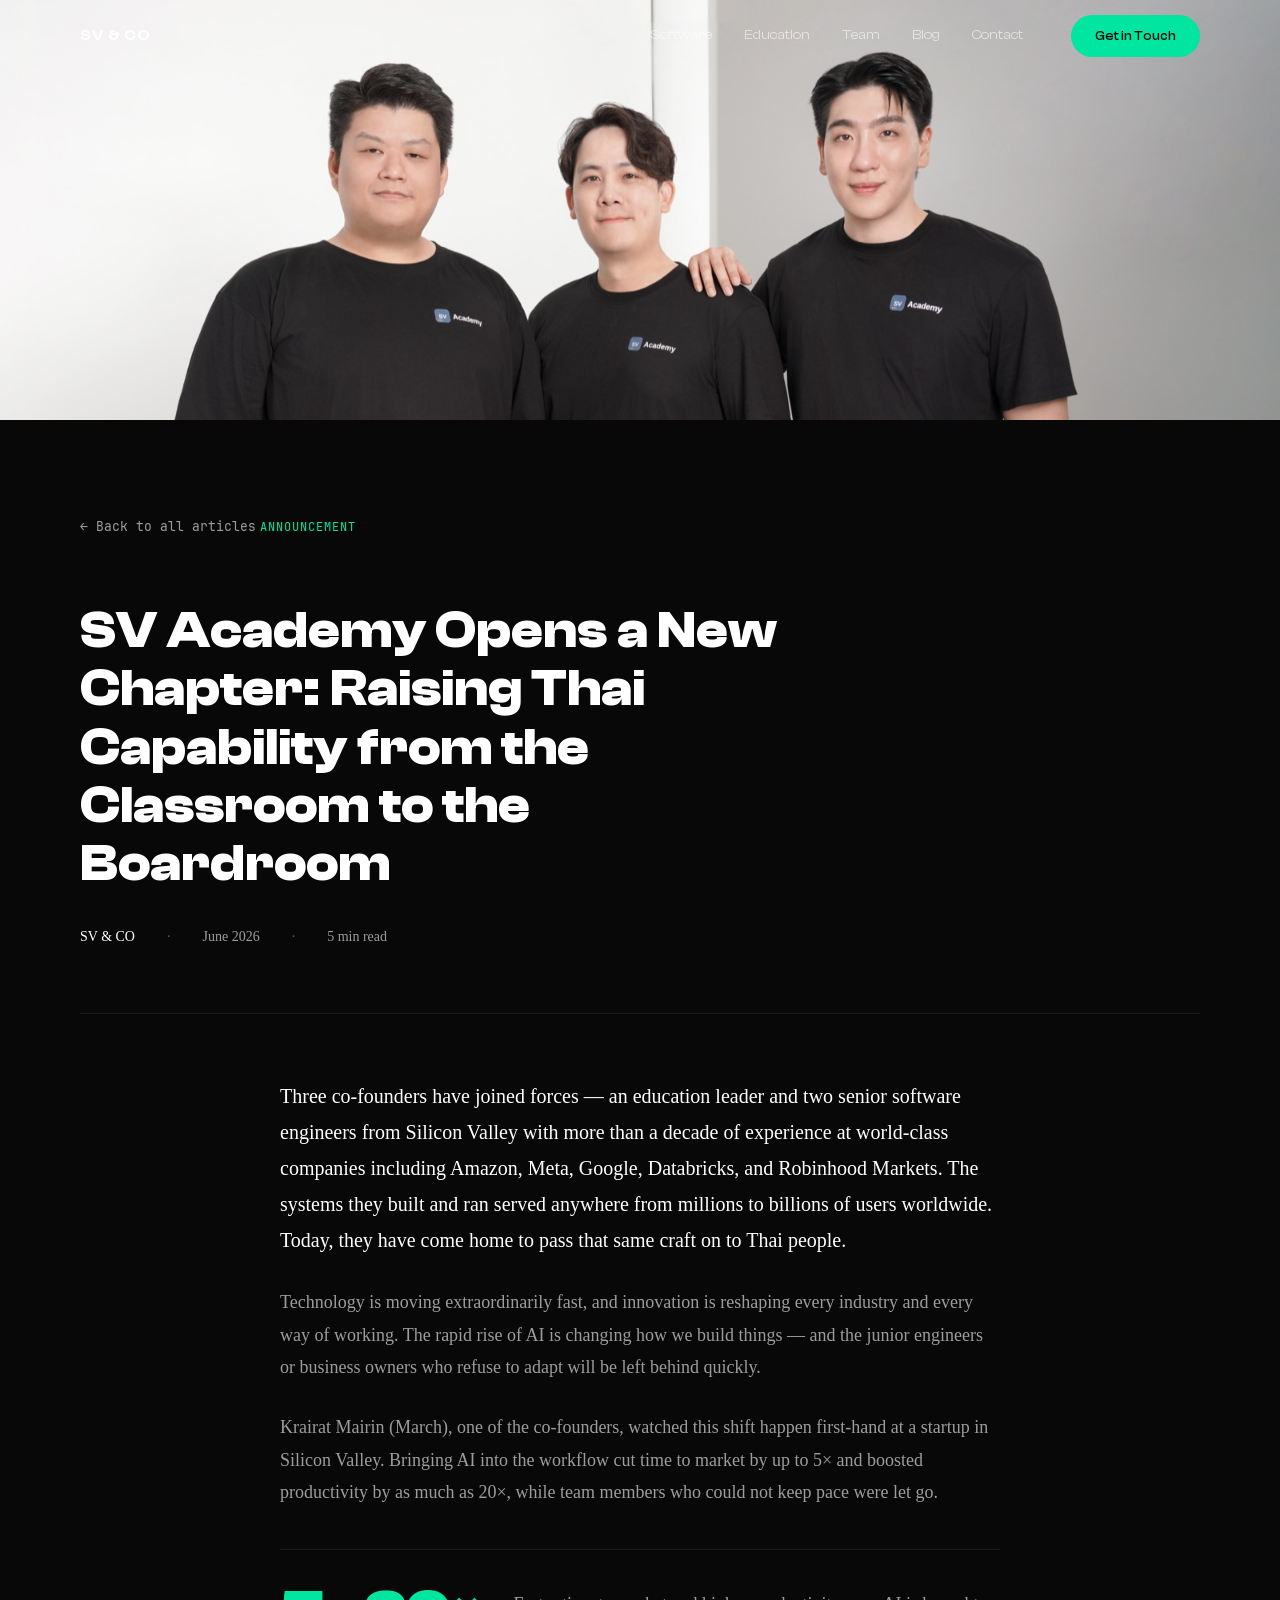
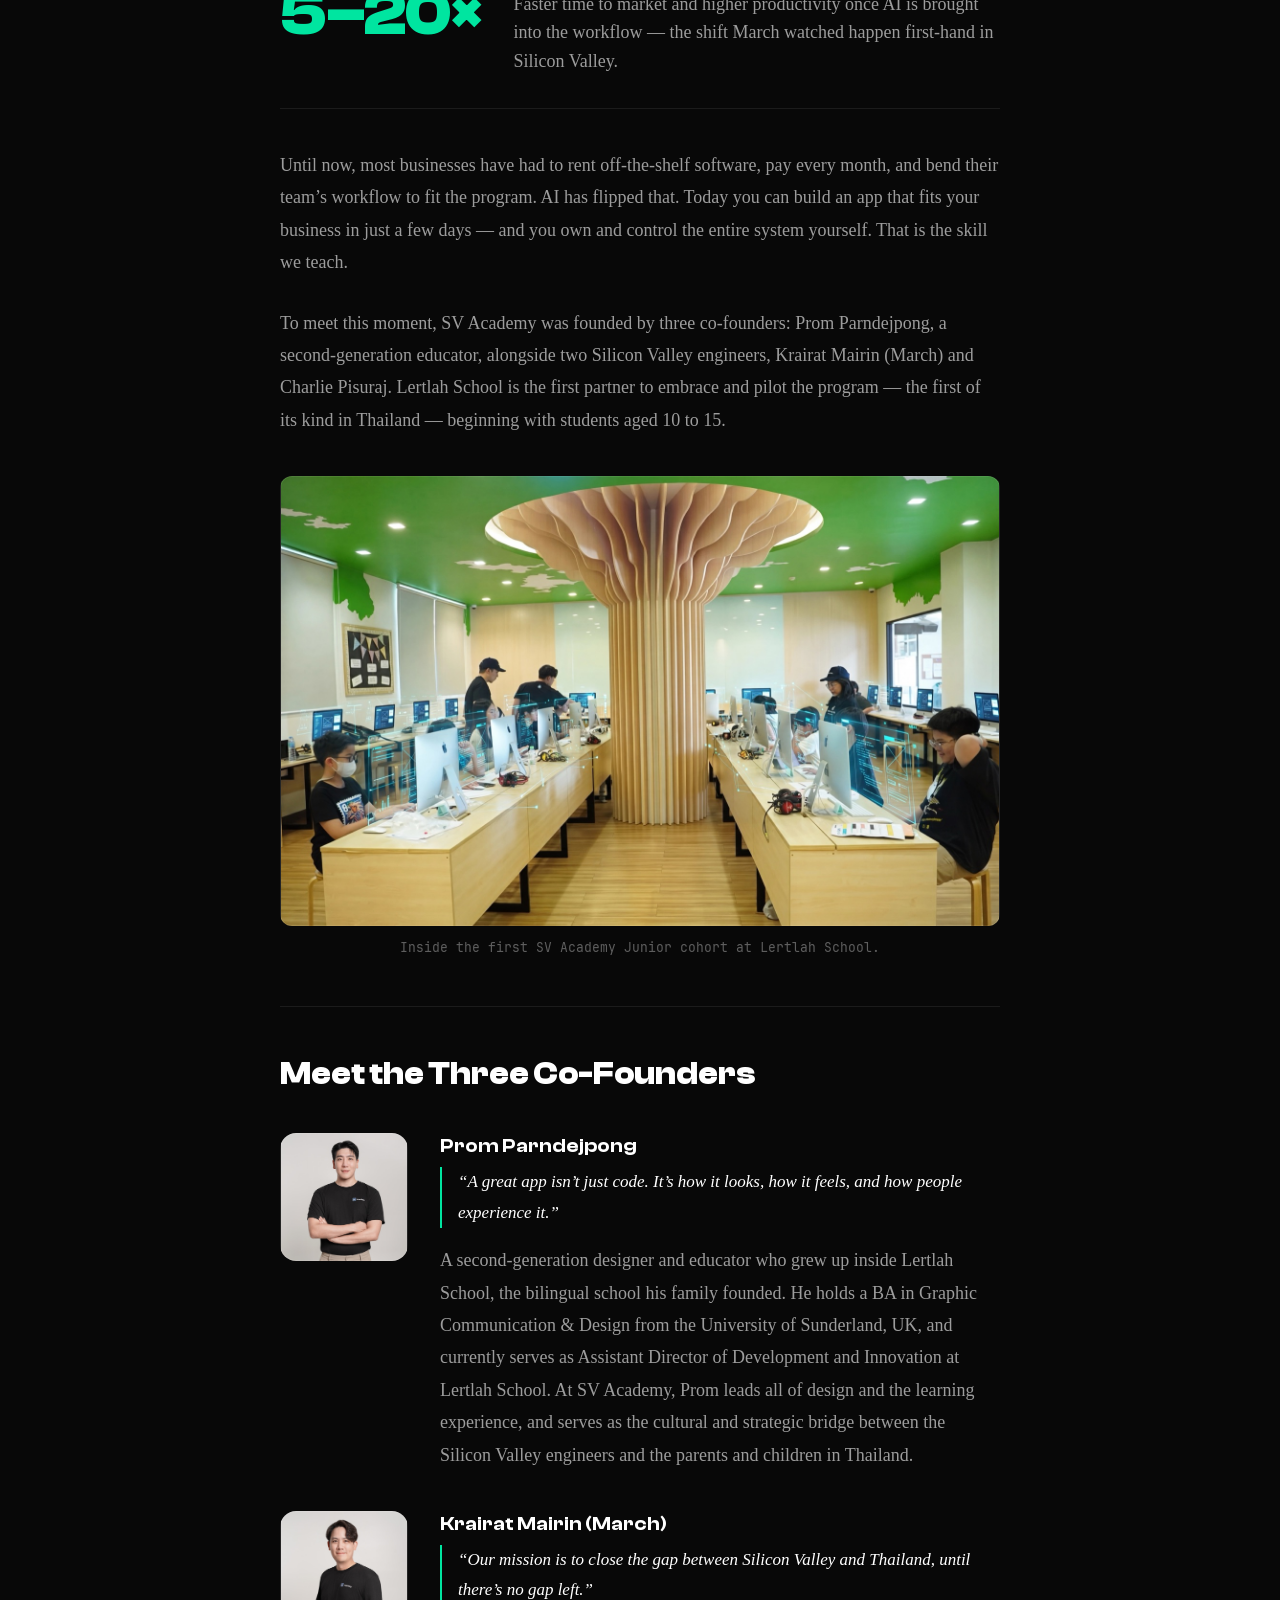
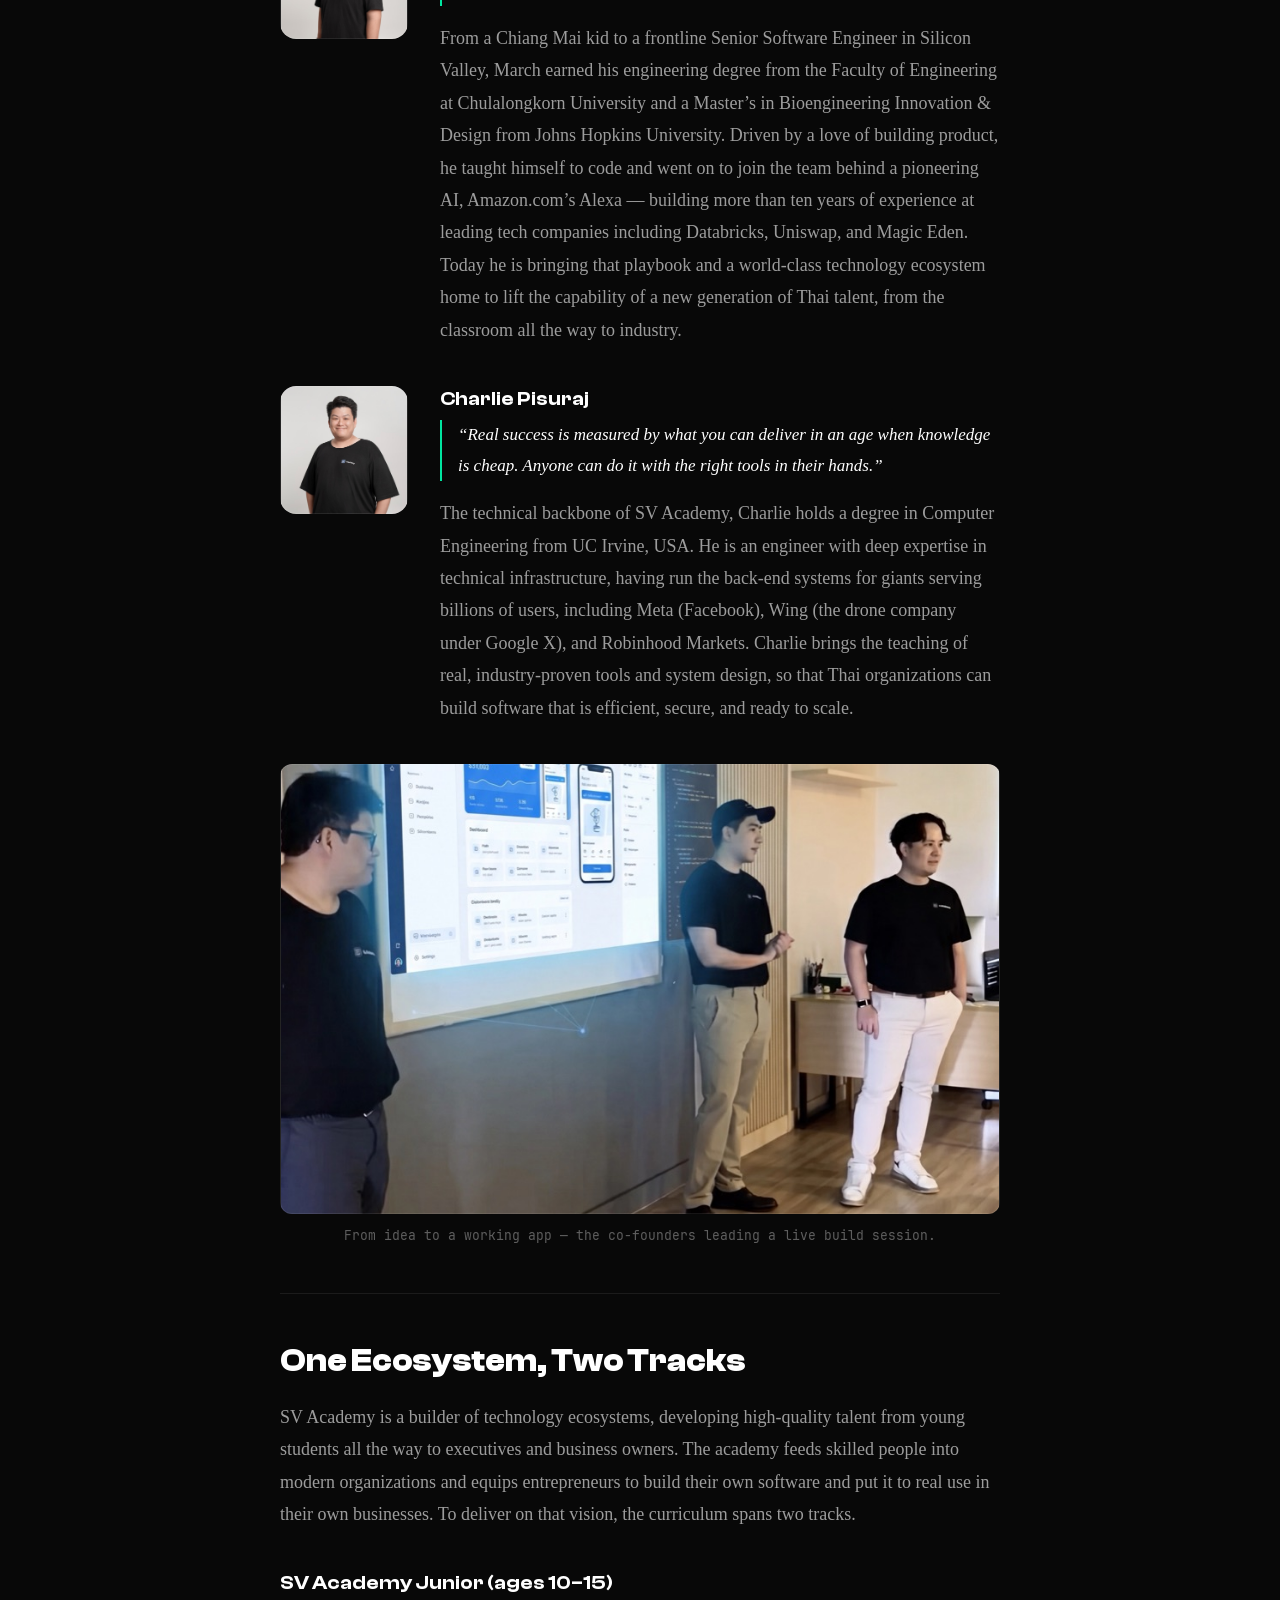
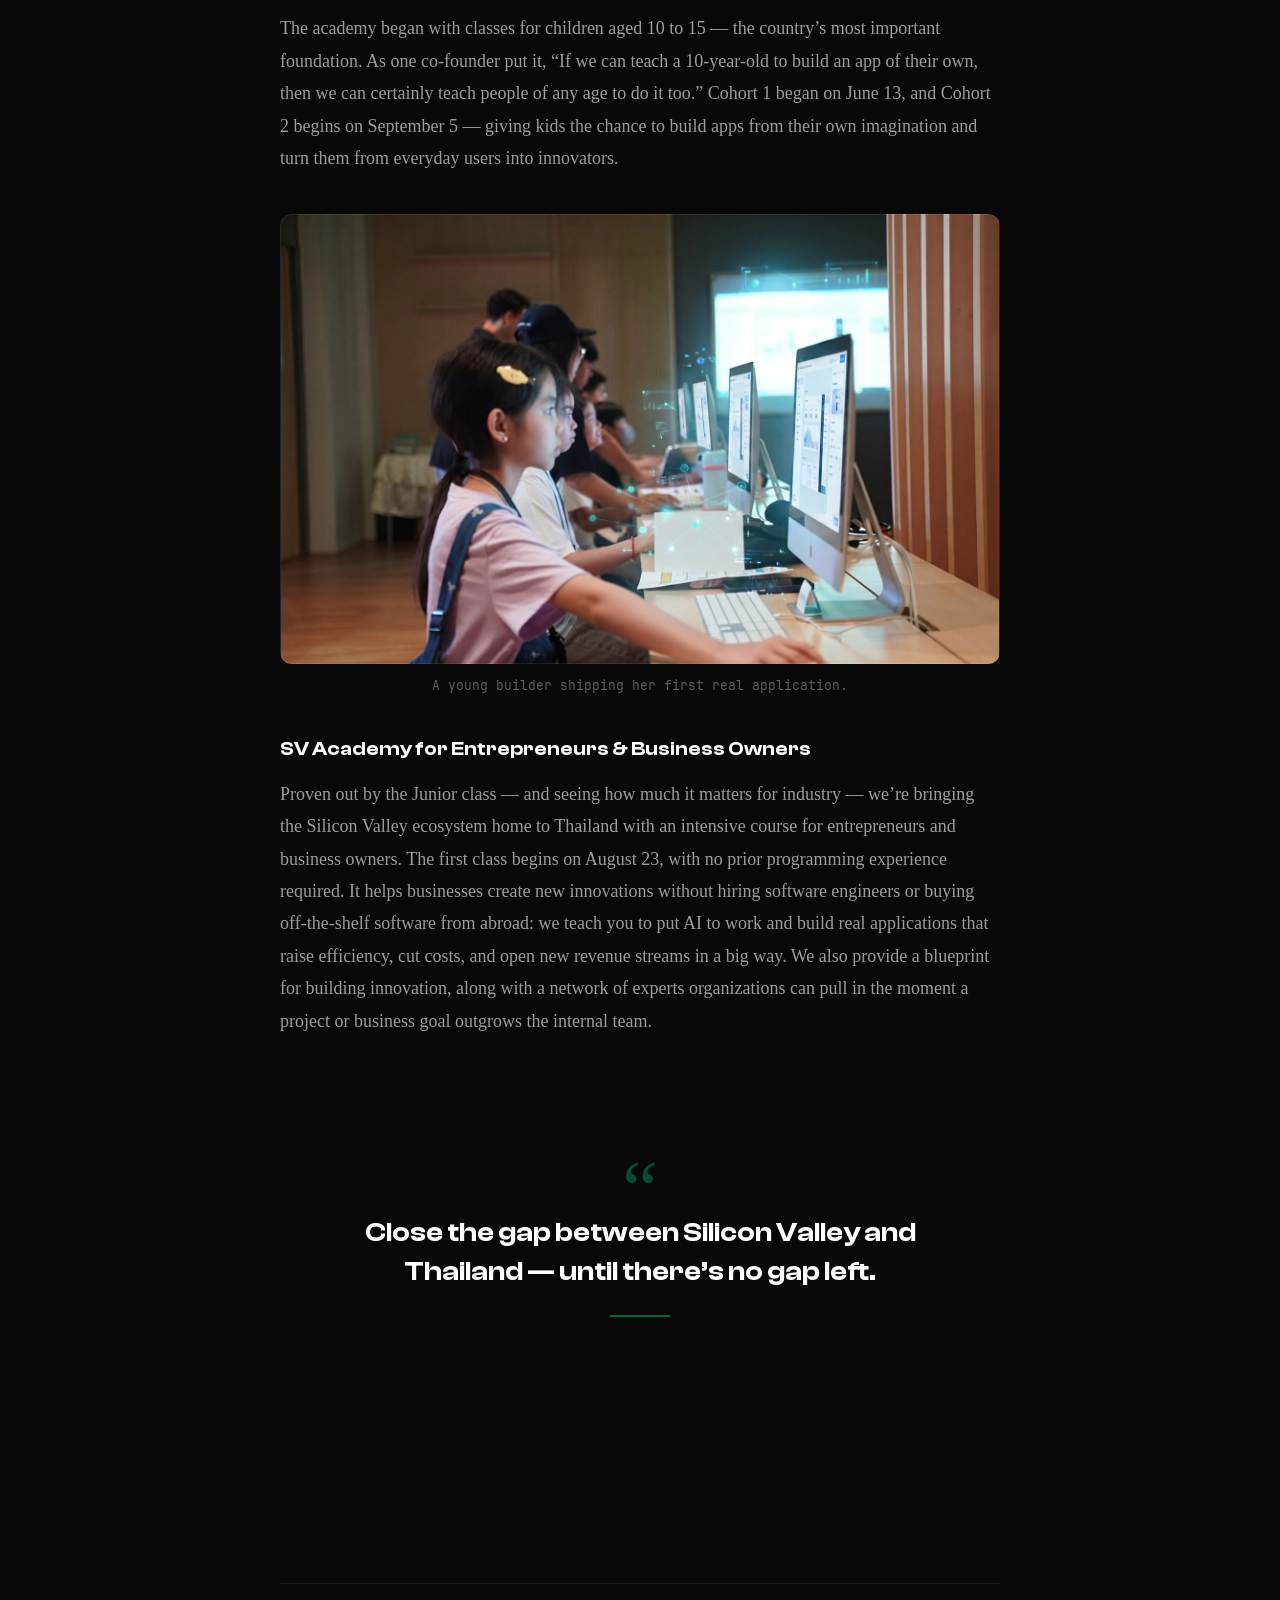
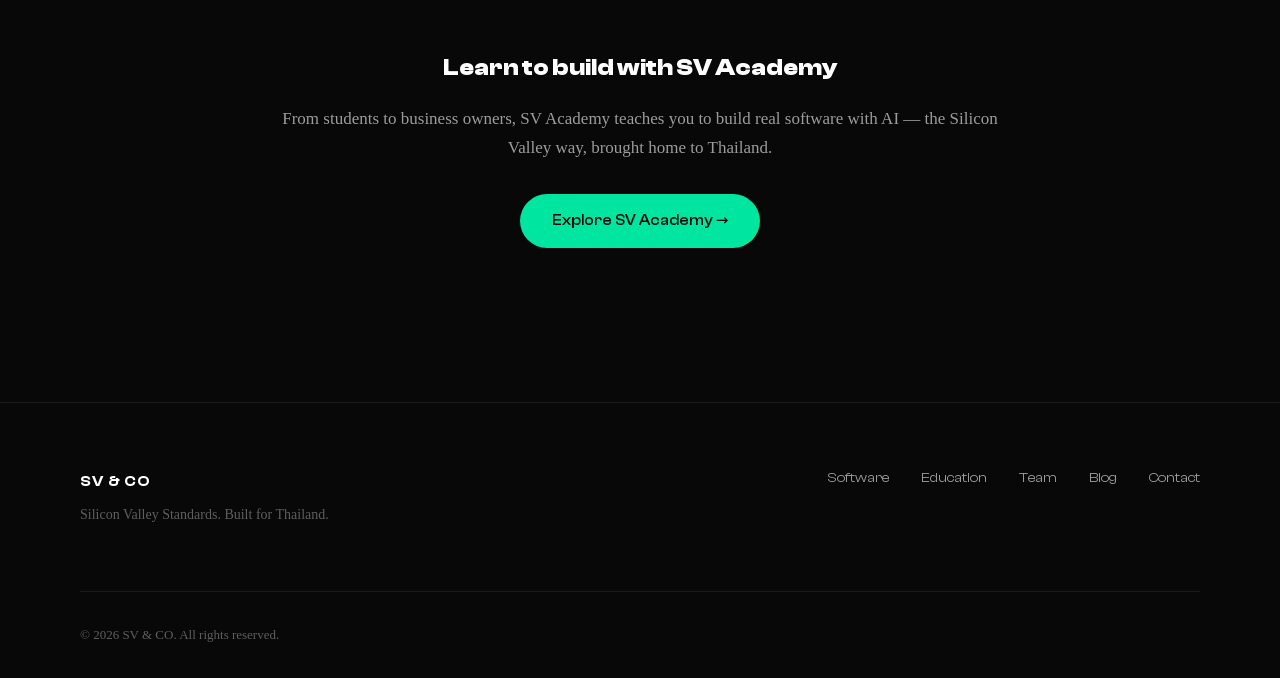
<file: blog/sv-academy-launch.html>
<!DOCTYPE html>
<html lang="en">
<head>
  <meta charset="UTF-8">
  <meta name="viewport" content="width=device-width, initial-scale=1.0">
  <title>SV Academy Opens a New Chapter &mdash; SV &amp; CO</title>
  <meta name="description" content="SV Academy launches in Thailand — founded by an education leader and two Silicon Valley engineers from Amazon, Meta, Google, Databricks, and Robinhood Markets — teaching Thai kids and business owners to build real software with AI.">
  <meta name="robots" content="index, follow, max-image-preview:large">
  <link rel="canonical" href="https://svco.ai/blog/sv-academy-launch.html">

  <!-- Open Graph -->
  <meta property="og:title" content="SV Academy Opens a New Chapter: From the Classroom to the Boardroom">
  <meta property="og:description" content="An education leader and two Silicon Valley engineers bring the Silicon Valley way home to Thailand — teaching kids and business owners to build real software with AI.">
  <meta property="og:type" content="article">
  <meta property="og:url" content="https://svco.ai/blog/sv-academy-launch.html">
  <meta property="og:image" content="https://svco.ai/assets/img/sv-academy-founders.jpg">
  <meta name="twitter:card" content="summary_large_image">
  <meta name="twitter:title" content="SV Academy Opens a New Chapter: From the Classroom to the Boardroom">
  <meta name="twitter:description" content="An education leader and two Silicon Valley engineers bring the Silicon Valley way home to Thailand — teaching kids and business owners to build real software with AI.">
  <meta name="twitter:image" content="https://svco.ai/assets/img/sv-academy-founders.jpg">

  <!-- Preload critical font -->
  <link rel="preload" href="../assets/fonts/ClashDisplay-Variable.woff2" as="font" type="font/woff2" crossorigin>

  <!-- Styles -->
  <link rel="stylesheet" href="../css/style.css?v=6">
  <link rel="stylesheet" href="../css/blog.css?v=9">
</head>
<body>

  <!-- ========== NAVIGATION ========== -->
  <header class="nav" id="nav">
    <div class="nav__inner container">
      <a href="../" class="nav__logo">SV &amp; CO</a>
      <nav class="nav__links" id="nav-links">
        <a href="../#software" class="nav__link">Software</a>
        <a href="../#education" class="nav__link">Education</a>
        <a href="../#team" class="nav__link">Team</a>
        <a href="../blog/" class="nav__link">Blog</a>
        <a href="../#cta" class="nav__link">Contact</a>
      </nav>
      <a href="../#cta" class="nav__cta btn btn--primary">Get in Touch</a>
      <button class="nav__burger" id="nav-burger" aria-label="Toggle menu">
        <span></span>
        <span></span>
        <span></span>
      </button>
    </div>
  </header>

  <main class="container">
    <article>

      <div class="article-hero article-hero--photo" role="img" aria-label="The three co-founders of SV Academy"
           style="background-image: url('../assets/img/sv-academy-founders.jpg?v=1'), linear-gradient(160deg, #080808 0%, #0a1e2e 30%, #12082a 60%, #0a2818 100%);"></div>

      <!-- ========== ARTICLE HEADER ========== -->
      <header class="article-header">
        <a href="../blog/" class="article-header__back">&larr; Back to all articles</a>
        <span class="article-header__tag">Announcement</span>
        <h1 class="article-header__title">SV Academy Opens a New Chapter: Raising Thai Capability from the Classroom to the Boardroom</h1>
        <div class="article-header__meta">
          <div class="article-header__author">
            <span class="article-header__author-name">SV &amp; CO</span>
          </div>
          <span class="article-header__dot">&middot;</span>
          <time datetime="2026-06">June 2026</time>
          <span class="article-header__dot">&middot;</span>
          <span>5 min read</span>
        </div>
      </header>

      <!-- ========== ARTICLE BODY ========== -->
      <div class="article-body">

        <p>
          Three co-founders have joined forces &mdash; an education leader and two senior software
          engineers from Silicon Valley with more than a decade of experience at world-class companies
          including Amazon, Meta, Google, Databricks, and Robinhood Markets. The systems they built and
          ran served anywhere from millions to billions of users worldwide. Today, they have come home to
          pass that same craft on to Thai people.
        </p>

        <p>
          Technology is moving extraordinarily fast, and innovation is reshaping every industry and every
          way of working. The rapid rise of AI is changing how we build things &mdash; and the junior
          engineers or business owners who refuse to adapt will be left behind quickly.
        </p>

        <p>
          Krairat Mairin (March), one of the co-founders, watched this shift happen first-hand at a startup
          in Silicon Valley. Bringing AI into the workflow cut time to market by up to 5&times; and boosted
          productivity by as much as 20&times;, while team members who could not keep pace were let go.
        </p>

        <div class="article-stat">
          <span class="article-stat__number">5&ndash;20&times;</span>
          <span class="article-stat__label">Faster time to market and higher productivity once AI is brought
            into the workflow &mdash; the shift March watched happen first-hand in Silicon Valley.</span>
        </div>

        <p>
          Until now, most businesses have had to rent off-the-shelf software, pay every month, and bend
          their team&rsquo;s workflow to fit the program. AI has flipped that. Today you can build an app
          that fits your business in just a few days &mdash; and you own and control the entire system
          yourself. That is the skill we teach.
        </p>

        <p>
          To meet this moment, SV Academy was founded by three co-founders: Prom Parndejpong, a
          second-generation educator, alongside two Silicon Valley engineers, Krairat Mairin (March) and
          Charlie Pisuraj. Lertlah School is the first partner to embrace and pilot the program &mdash; the
          first of its kind in Thailand &mdash; beginning with students aged 10 to 15.
        </p>

        <figure class="article-figure">
          <div class="article-figure__media" role="img" aria-label="Students at the first SV Academy Junior cohort building apps at Lertlah School"
               style="background-image: url('../assets/img/sv-academy-classroom.jpg?v=1');"></div>
          <figcaption>Inside the first SV Academy Junior cohort at Lertlah School.</figcaption>
        </figure>

        <hr class="article-divider">

        <!-- ======== SECTION: Founders ======== -->
        <h2>Meet the Three Co-Founders</h2>

        <div class="founder-card">
          <div class="founder-card__photo" role="img" aria-label="Prom Parndejpong"
               style="background-image: url('../assets/img/prom.jpg?v=1');"></div>
          <div class="founder-card__content">
            <h3>Prom Parndejpong</h3>
            <p class="founder-card__quote">&ldquo;A great app isn&rsquo;t just code. It&rsquo;s how it looks, how it feels, and how people experience it.&rdquo;</p>
            <p>
              A second-generation designer and educator who grew up inside Lertlah School, the bilingual school
              his family founded. He holds a BA in Graphic Communication &amp; Design from the University of
              Sunderland, UK, and currently serves as Assistant Director of Development and Innovation at Lertlah
              School. At SV Academy, Prom leads all of design and the learning experience, and serves as the
              cultural and strategic bridge between the Silicon Valley engineers and the parents and children in
              Thailand.
            </p>
          </div>
        </div>

        <div class="founder-card">
          <div class="founder-card__photo" role="img" aria-label="Krairat Mairin (March)"
               style="background-image: url('../assets/img/march.jpg?v=1');"></div>
          <div class="founder-card__content">
            <h3>Krairat Mairin (March)</h3>
            <p class="founder-card__quote">&ldquo;Our mission is to close the gap between Silicon Valley and Thailand, until there&rsquo;s no gap left.&rdquo;</p>
            <p>
              From a Chiang Mai kid to a frontline Senior Software Engineer in Silicon Valley, March earned his
              engineering degree from the Faculty of Engineering at Chulalongkorn University and a Master&rsquo;s
              in Bioengineering Innovation &amp; Design from Johns Hopkins University. Driven by a love of building
              product, he taught himself to code and went on to join the team behind a pioneering AI,
              Amazon.com&rsquo;s Alexa &mdash; building more than ten years of experience at leading tech companies
              including Databricks, Uniswap, and Magic Eden. Today he is bringing that playbook and a world-class
              technology ecosystem home to lift the capability of a new generation of Thai talent, from the
              classroom all the way to industry.
            </p>
          </div>
        </div>

        <div class="founder-card">
          <div class="founder-card__photo" role="img" aria-label="Charlie Pisuraj"
               style="background-image: url('../assets/img/charlie.jpg?v=1');"></div>
          <div class="founder-card__content">
            <h3>Charlie Pisuraj</h3>
            <p class="founder-card__quote">&ldquo;Real success is measured by what you can deliver in an age when knowledge is cheap. Anyone can do it with the right tools in their hands.&rdquo;</p>
            <p>
              The technical backbone of SV Academy, Charlie holds a degree in Computer Engineering from UC Irvine,
              USA. He is an engineer with deep expertise in technical infrastructure, having run the back-end
              systems for giants serving billions of users, including Meta (Facebook), Wing (the drone company
              under Google X), and Robinhood Markets. Charlie brings the teaching of real, industry-proven tools
              and system design, so that Thai organizations can build software that is efficient, secure, and
              ready to scale.
            </p>
          </div>
        </div>

        <figure class="article-figure">
          <div class="article-figure__media" role="img" aria-label="Co-founders leading a hands-on build session in front of a live app dashboard"
               style="background-image: url('../assets/img/sv-academy-workshop.jpg?v=1');"></div>
          <figcaption>From idea to a working app &mdash; the co-founders leading a live build session.</figcaption>
        </figure>

        <hr class="article-divider">

        <!-- ======== SECTION: Two Tracks ======== -->
        <h2>One Ecosystem, Two Tracks</h2>

        <p>
          SV Academy is a builder of technology ecosystems, developing high-quality talent from young
          students all the way to executives and business owners. The academy feeds skilled people into
          modern organizations and equips entrepreneurs to build their own software and put it to real use
          in their own businesses. To deliver on that vision, the curriculum spans two tracks.
        </p>

        <h3>SV Academy Junior (ages 10&ndash;15)</h3>
        <p>
          The academy began with classes for children aged 10 to 15 &mdash; the country&rsquo;s most
          important foundation. As one co-founder put it, &ldquo;If we can teach a 10-year-old to build an
          app of their own, then we can certainly teach people of any age to do it too.&rdquo; Cohort 1 began
          on June 13, and Cohort 2 begins on September 5 &mdash; giving kids the chance to build apps from
          their own imagination and turn them from everyday users into innovators.
        </p>

        <figure class="article-figure">
          <div class="article-figure__media" role="img" aria-label="A young SV Academy Junior student building an application on an iMac"
               style="background-image: url('../assets/img/sv-academy-student.jpg?v=1');"></div>
          <figcaption>A young builder shipping her first real application.</figcaption>
        </figure>

        <h3>SV Academy for Entrepreneurs &amp; Business Owners</h3>
        <p>
          Proven out by the Junior class &mdash; and seeing how much it matters for industry &mdash; we&rsquo;re
          bringing the Silicon Valley ecosystem home to Thailand with an intensive course for entrepreneurs
          and business owners. The first class begins on August 23, with no prior programming experience
          required. It helps businesses create new innovations without hiring software engineers or buying
          off-the-shelf software from abroad: we teach you to put AI to work and build real applications that
          raise efficiency, cut costs, and open new revenue streams in a big way. We also provide a blueprint
          for building innovation, along with a network of experts organizations can pull in the moment a
          project or business goal outgrows the internal team.
        </p>

        <aside class="article-pullquote">
          <p>Close the gap between Silicon Valley and Thailand &mdash; until there&rsquo;s no gap left.</p>
        </aside>

      </div>

      <!-- ========== ARTICLE FOOTER ========== -->
      <footer class="article-footer">
        <div class="article-footer__cta">
          <h3>Learn to build with SV Academy</h3>
          <p>From students to business owners, SV Academy teaches you to build real software with AI &mdash; the Silicon Valley way, brought home to Thailand.</p>
          <a href="https://sv-academy.org" class="btn btn--primary" target="_blank" rel="noopener">Explore SV Academy &rarr;</a>
        </div>
      </footer>

    </article>
  </main>

  <!-- ========== FOOTER ========== -->
  <footer class="footer">
    <div class="container">
      <div class="footer__top">
        <div class="footer__brand">
          <a href="../" class="footer__logo">SV &amp; CO</a>
          <p class="footer__tagline">Silicon Valley Standards. Built for Thailand.</p>
        </div>
        <div class="footer__links">
          <a href="../#software">Software</a>
          <a href="../#education">Education</a>
          <a href="../#team">Team</a>
          <a href="../blog/">Blog</a>
          <a href="../#cta">Contact</a>
        </div>
      </div>
      <div class="footer__bottom">
        <span>&copy; 2026 SV &amp; CO. All rights reserved.</span>
      </div>
    </div>
  </footer>

  <script defer src="../js/main.js?v=6"></script>
</body>
</html>
</file>
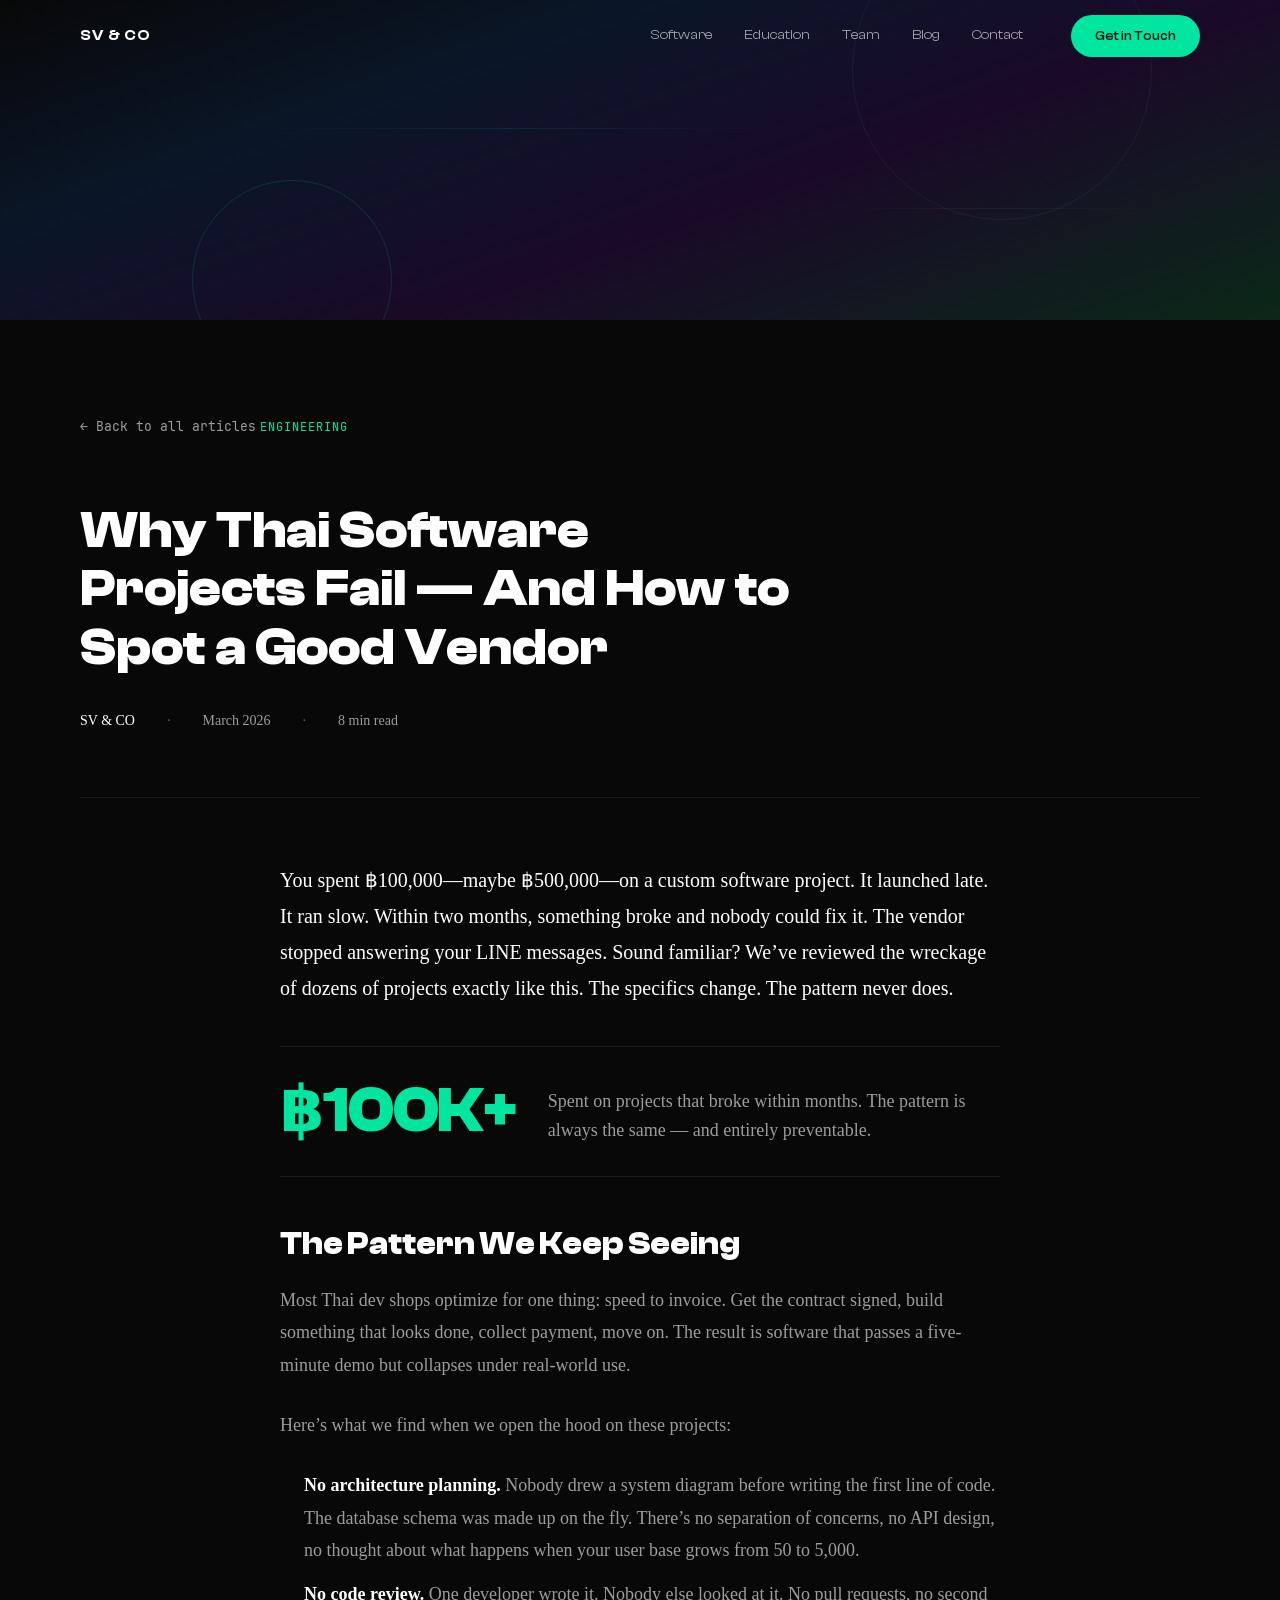
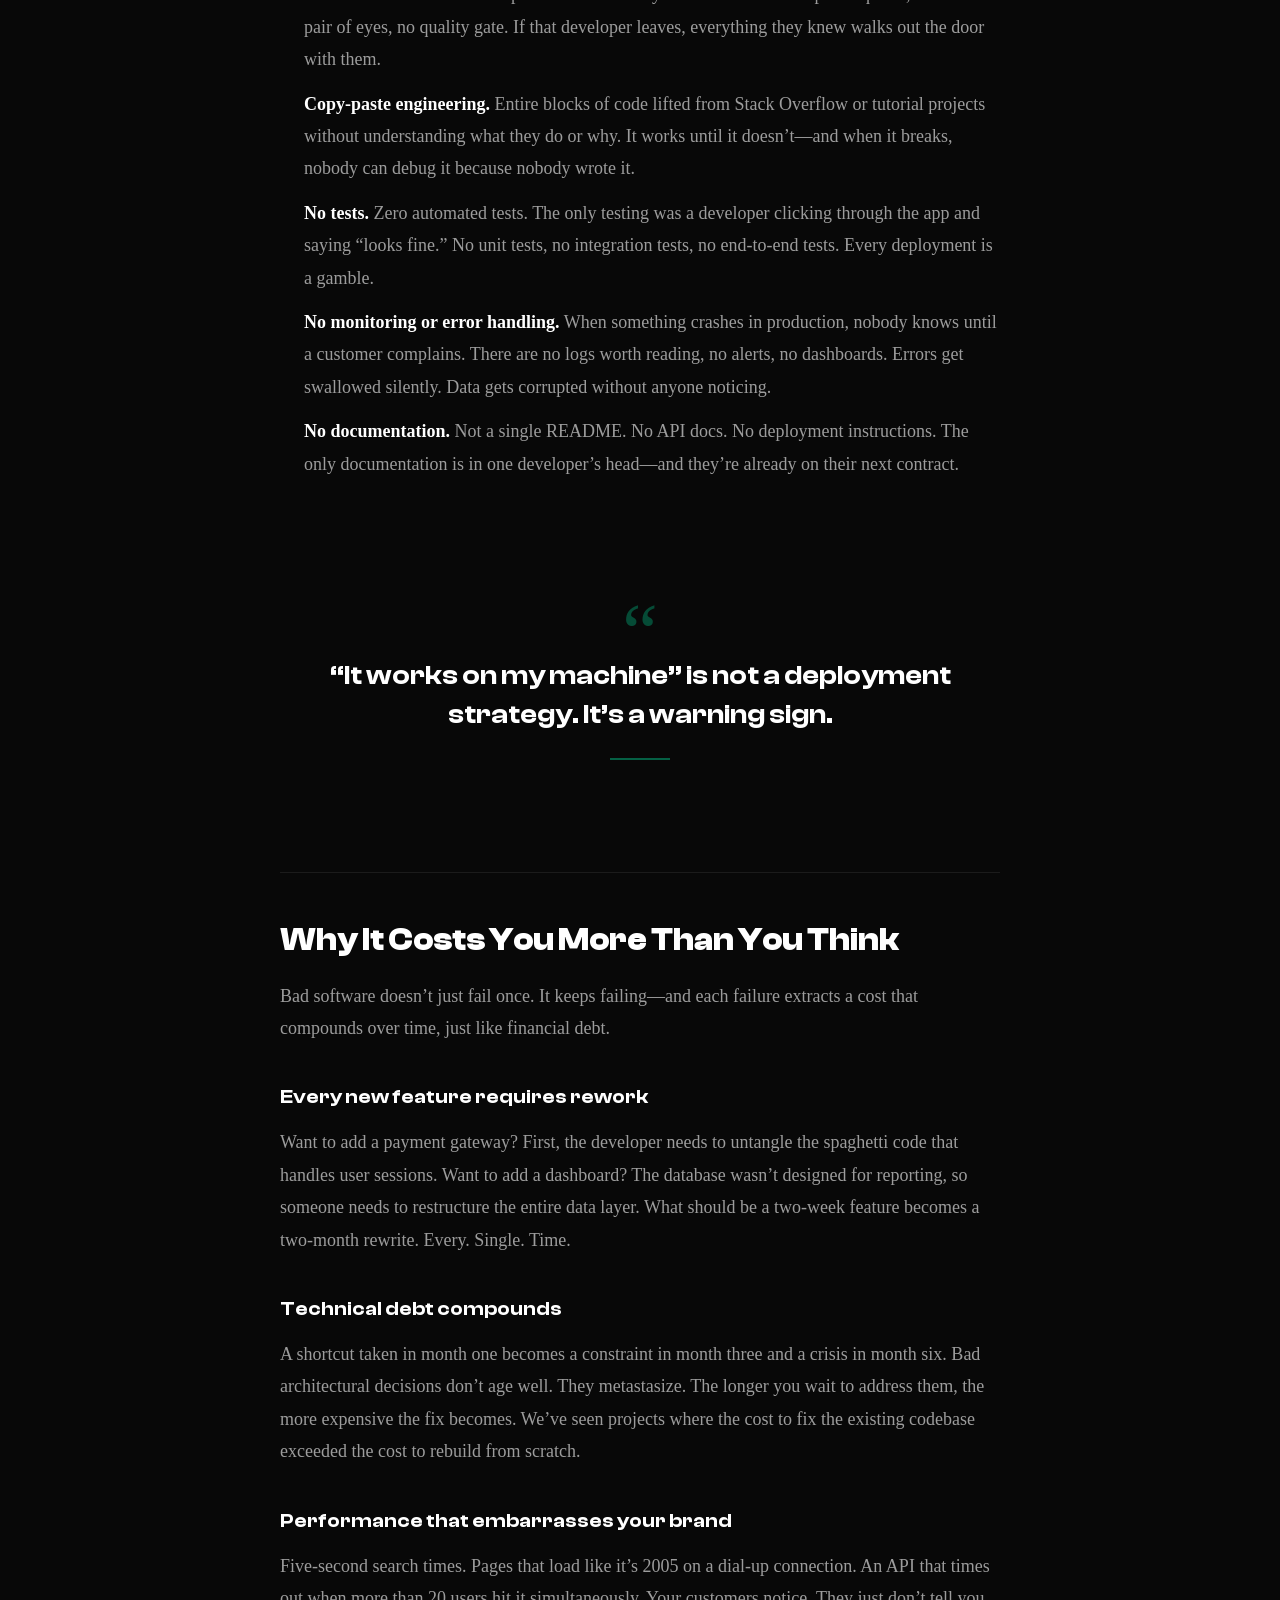
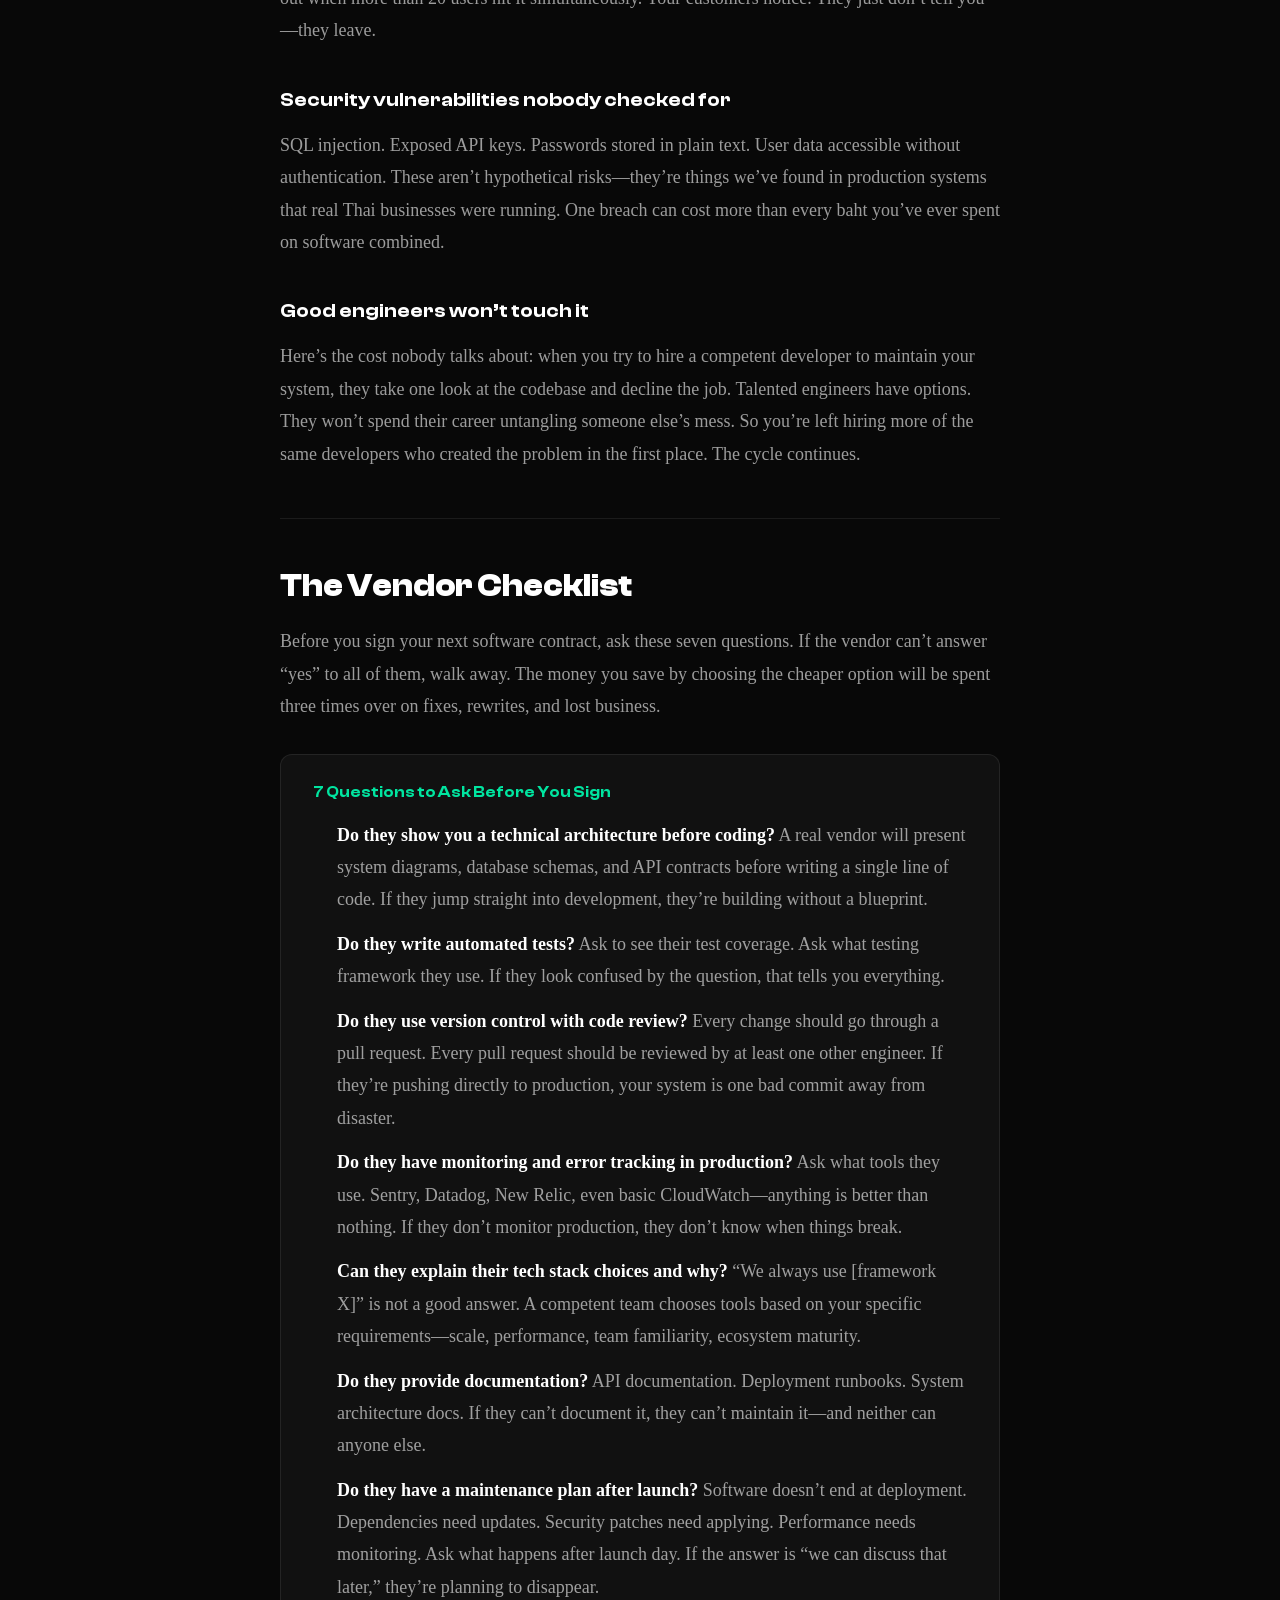
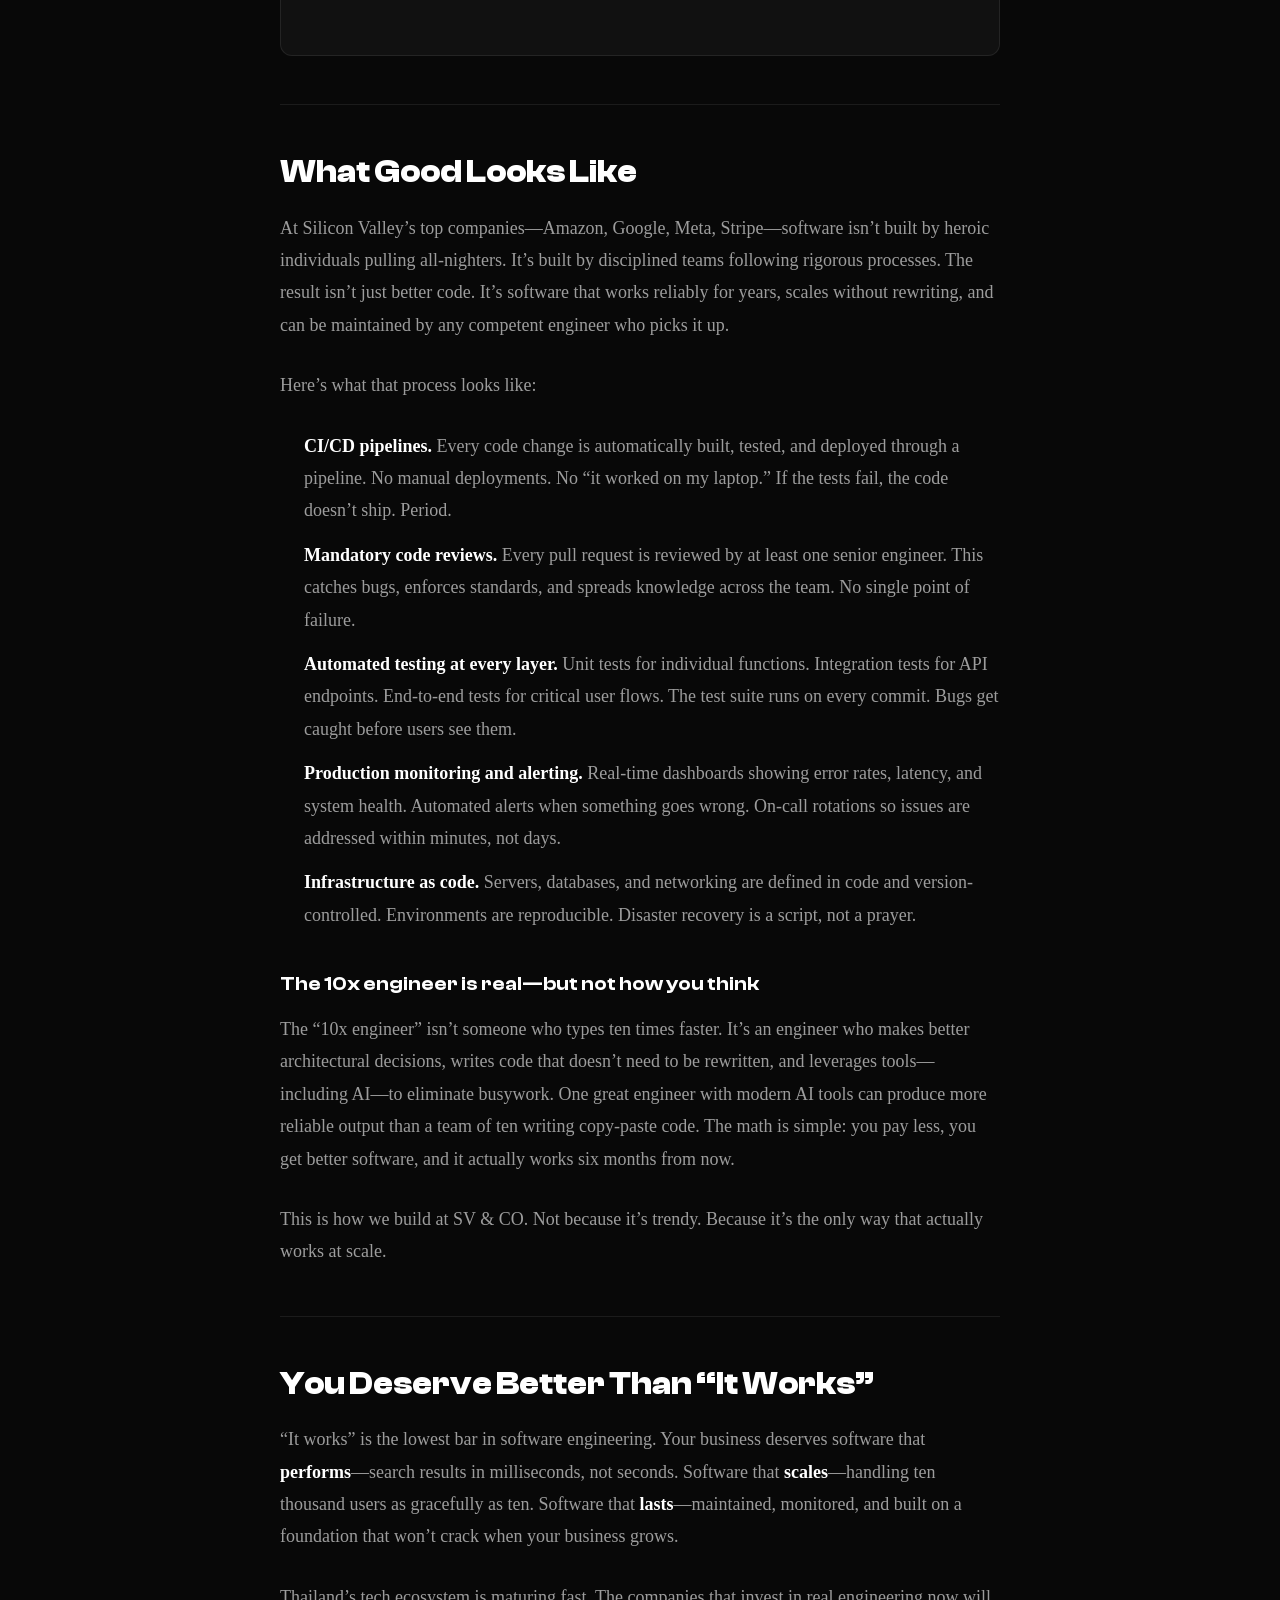
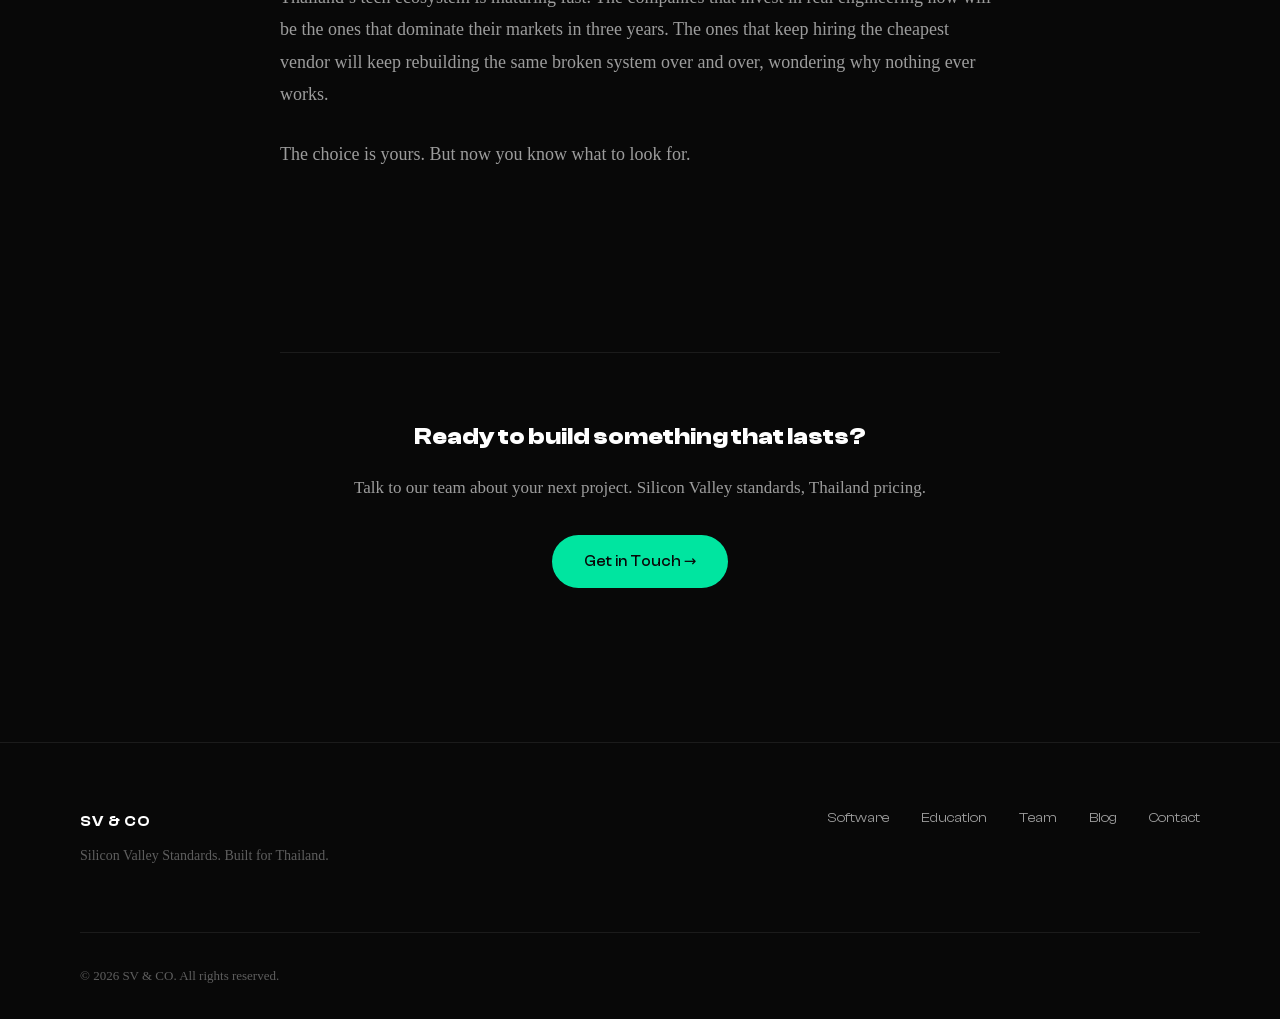
<file: blog/why-thai-software-projects-fail.html>
<!DOCTYPE html>
<html lang="en">
<head>
  <meta charset="UTF-8">
  <meta name="viewport" content="width=device-width, initial-scale=1.0">
  <title>Why Thai Software Projects Fail &mdash; SV &amp; CO</title>
  <meta name="description" content="The patterns we've seen across dozens of failed projects, and the checklist that would have prevented them.">
  <meta name="robots" content="index, follow, max-image-preview:large">
  <link rel="canonical" href="https://svco.ai/blog/why-thai-software-projects-fail.html">

  <!-- Open Graph -->
  <meta property="og:title" content="Why Thai Software Projects Fail &mdash; And How to Spot a Good Vendor">
  <meta property="og:description" content="The patterns we've seen across dozens of failed projects, and the checklist that would have prevented them.">
  <meta property="og:type" content="article">
  <meta property="og:url" content="https://svco.ai/blog/why-thai-software-projects-fail.html">
  <meta property="og:image" content="https://svco.ai/assets/img/og-image.jpg">
  <meta name="twitter:card" content="summary_large_image">
  <meta name="twitter:title" content="Why Thai Software Projects Fail &mdash; And How to Spot a Good Vendor">
  <meta name="twitter:description" content="The patterns we've seen across dozens of failed projects, and the checklist that would have prevented them.">
  <meta name="twitter:image" content="https://svco.ai/assets/img/og-image.jpg">

  <!-- Preload critical font -->
  <link rel="preload" href="../assets/fonts/ClashDisplay-Variable.woff2" as="font" type="font/woff2" crossorigin>

  <!-- Styles -->
  <link rel="stylesheet" href="../css/style.css?v=6">
  <link rel="stylesheet" href="../css/blog.css?v=9">
</head>
<body>

  <!-- ========== NAVIGATION ========== -->
  <header class="nav" id="nav">
    <div class="nav__inner container">
      <a href="../" class="nav__logo">SV &amp; CO</a>
      <nav class="nav__links" id="nav-links">
        <a href="../#software" class="nav__link">Software</a>
        <a href="../#education" class="nav__link">Education</a>
        <a href="../#team" class="nav__link">Team</a>
        <a href="../blog/" class="nav__link">Blog</a>
        <a href="../#cta" class="nav__link">Contact</a>
      </nav>
      <a href="../#cta" class="nav__cta btn btn--primary">Get in Touch</a>
      <button class="nav__burger" id="nav-burger" aria-label="Toggle menu">
        <span></span>
        <span></span>
        <span></span>
      </button>
    </div>
  </header>

  <main class="container">
    <article>

      <div class="article-hero" data-topic="engineering">
        <div class="article-hero__shapes" aria-hidden="true">
          <div class="article-hero__circle article-hero__circle--1"></div>
          <div class="article-hero__circle article-hero__circle--2"></div>
          <div class="article-hero__line article-hero__line--1"></div>
          <div class="article-hero__line article-hero__line--2"></div>
        </div>
      </div>

      <!-- ========== ARTICLE HEADER ========== -->
      <header class="article-header">
        <a href="../blog/" class="article-header__back">&larr; Back to all articles</a>
        <span class="article-header__tag">Engineering</span>
        <h1 class="article-header__title">Why Thai Software Projects Fail &mdash; And How to Spot a Good Vendor</h1>
        <div class="article-header__meta">
          <div class="article-header__author">
            <span class="article-header__author-name">SV &amp; CO</span>
          </div>
          <span class="article-header__dot">&middot;</span>
          <time>March 2026</time>
          <span class="article-header__dot">&middot;</span>
          <span>8 min read</span>
        </div>
      </header>

      <!-- ========== ARTICLE BODY ========== -->
      <div class="article-body">

        <p>
          You spent &#3647;100,000&mdash;maybe &#3647;500,000&mdash;on a custom software project. It launched late. It ran slow. Within two months, something broke and nobody could fix it. The vendor stopped answering your LINE messages. Sound familiar? We&rsquo;ve reviewed the wreckage of dozens of projects exactly like this. The specifics change. The pattern never does.
        </p>

        <div class="article-stat">
          <span class="article-stat__number">&#3647;100K+</span>
          <span class="article-stat__label">Spent on projects that broke within months. The pattern is always the same &mdash; and entirely preventable.</span>
        </div>

        <!-- ======== SECTION: The Pattern ======== -->
        <h2>The Pattern We Keep Seeing</h2>

        <p>
          Most Thai dev shops optimize for one thing: speed to invoice. Get the contract signed, build something that looks done, collect payment, move on. The result is software that passes a five-minute demo but collapses under real-world use.
        </p>

        <p>
          Here&rsquo;s what we find when we open the hood on these projects:
        </p>

        <ul>
          <li><strong>No architecture planning.</strong> Nobody drew a system diagram before writing the first line of code. The database schema was made up on the fly. There&rsquo;s no separation of concerns, no API design, no thought about what happens when your user base grows from 50 to 5,000.</li>
          <li><strong>No code review.</strong> One developer wrote it. Nobody else looked at it. No pull requests, no second pair of eyes, no quality gate. If that developer leaves, everything they knew walks out the door with them.</li>
          <li><strong>Copy-paste engineering.</strong> Entire blocks of code lifted from Stack Overflow or tutorial projects without understanding what they do or why. It works until it doesn&rsquo;t&mdash;and when it breaks, nobody can debug it because nobody wrote it.</li>
          <li><strong>No tests.</strong> Zero automated tests. The only testing was a developer clicking through the app and saying &ldquo;looks fine.&rdquo; No unit tests, no integration tests, no end-to-end tests. Every deployment is a gamble.</li>
          <li><strong>No monitoring or error handling.</strong> When something crashes in production, nobody knows until a customer complains. There are no logs worth reading, no alerts, no dashboards. Errors get swallowed silently. Data gets corrupted without anyone noticing.</li>
          <li><strong>No documentation.</strong> Not a single README. No API docs. No deployment instructions. The only documentation is in one developer&rsquo;s head&mdash;and they&rsquo;re already on their next contract.</li>
        </ul>

        <aside class="article-pullquote">
          <p>&ldquo;It works on my machine&rdquo; is not a deployment strategy. It&rsquo;s a warning sign.</p>
        </aside>

        <hr class="article-divider">

        <!-- ======== SECTION: Hidden Costs ======== -->
        <h2>Why It Costs You More Than You Think</h2>

        <p>
          Bad software doesn&rsquo;t just fail once. It keeps failing&mdash;and each failure extracts a cost that compounds over time, just like financial debt.
        </p>

        <h3>Every new feature requires rework</h3>
        <p>
          Want to add a payment gateway? First, the developer needs to untangle the spaghetti code that handles user sessions. Want to add a dashboard? The database wasn&rsquo;t designed for reporting, so someone needs to restructure the entire data layer. What should be a two-week feature becomes a two-month rewrite. Every. Single. Time.
        </p>

        <h3>Technical debt compounds</h3>
        <p>
          A shortcut taken in month one becomes a constraint in month three and a crisis in month six. Bad architectural decisions don&rsquo;t age well. They metastasize. The longer you wait to address them, the more expensive the fix becomes. We&rsquo;ve seen projects where the cost to fix the existing codebase exceeded the cost to rebuild from scratch.
        </p>

        <h3>Performance that embarrasses your brand</h3>
        <p>
          Five-second search times. Pages that load like it&rsquo;s 2005 on a dial-up connection. An API that times out when more than 20 users hit it simultaneously. Your customers notice. They just don&rsquo;t tell you&mdash;they leave.
        </p>

        <h3>Security vulnerabilities nobody checked for</h3>
        <p>
          SQL injection. Exposed API keys. Passwords stored in plain text. User data accessible without authentication. These aren&rsquo;t hypothetical risks&mdash;they&rsquo;re things we&rsquo;ve found in production systems that real Thai businesses were running. One breach can cost more than every baht you&rsquo;ve ever spent on software combined.
        </p>

        <h3>Good engineers won&rsquo;t touch it</h3>
        <p>
          Here&rsquo;s the cost nobody talks about: when you try to hire a competent developer to maintain your system, they take one look at the codebase and decline the job. Talented engineers have options. They won&rsquo;t spend their career untangling someone else&rsquo;s mess. So you&rsquo;re left hiring more of the same developers who created the problem in the first place. The cycle continues.
        </p>

        <hr class="article-divider">

        <!-- ======== SECTION: The Vendor Checklist ======== -->
        <h2>The Vendor Checklist</h2>

        <p>
          Before you sign your next software contract, ask these seven questions. If the vendor can&rsquo;t answer &ldquo;yes&rdquo; to all of them, walk away. The money you save by choosing the cheaper option will be spent three times over on fixes, rewrites, and lost business.
        </p>

        <div class="article-callout">
          <h4 class="article-callout__title">7 Questions to Ask Before You Sign</h4>
          <ol>
            <li><strong>Do they show you a technical architecture before coding?</strong> A real vendor will present system diagrams, database schemas, and API contracts before writing a single line of code. If they jump straight into development, they&rsquo;re building without a blueprint.</li>
            <li><strong>Do they write automated tests?</strong> Ask to see their test coverage. Ask what testing framework they use. If they look confused by the question, that tells you everything.</li>
            <li><strong>Do they use version control with code review?</strong> Every change should go through a pull request. Every pull request should be reviewed by at least one other engineer. If they&rsquo;re pushing directly to production, your system is one bad commit away from disaster.</li>
            <li><strong>Do they have monitoring and error tracking in production?</strong> Ask what tools they use. Sentry, Datadog, New Relic, even basic CloudWatch&mdash;anything is better than nothing. If they don&rsquo;t monitor production, they don&rsquo;t know when things break.</li>
            <li><strong>Can they explain their tech stack choices and why?</strong> &ldquo;We always use [framework X]&rdquo; is not a good answer. A competent team chooses tools based on your specific requirements&mdash;scale, performance, team familiarity, ecosystem maturity.</li>
            <li><strong>Do they provide documentation?</strong> API documentation. Deployment runbooks. System architecture docs. If they can&rsquo;t document it, they can&rsquo;t maintain it&mdash;and neither can anyone else.</li>
            <li><strong>Do they have a maintenance plan after launch?</strong> Software doesn&rsquo;t end at deployment. Dependencies need updates. Security patches need applying. Performance needs monitoring. Ask what happens after launch day. If the answer is &ldquo;we can discuss that later,&rdquo; they&rsquo;re planning to disappear.</li>
          </ol>
        </div>

        <hr class="article-divider">

        <!-- ======== SECTION: What Good Looks Like ======== -->
        <h2>What Good Looks Like</h2>

        <p>
          At Silicon Valley&rsquo;s top companies&mdash;Amazon, Google, Meta, Stripe&mdash;software isn&rsquo;t built by heroic individuals pulling all-nighters. It&rsquo;s built by disciplined teams following rigorous processes. The result isn&rsquo;t just better code. It&rsquo;s software that works reliably for years, scales without rewriting, and can be maintained by any competent engineer who picks it up.
        </p>

        <p>
          Here&rsquo;s what that process looks like:
        </p>

        <ul>
          <li><strong>CI/CD pipelines.</strong> Every code change is automatically built, tested, and deployed through a pipeline. No manual deployments. No &ldquo;it worked on my laptop.&rdquo; If the tests fail, the code doesn&rsquo;t ship. Period.</li>
          <li><strong>Mandatory code reviews.</strong> Every pull request is reviewed by at least one senior engineer. This catches bugs, enforces standards, and spreads knowledge across the team. No single point of failure.</li>
          <li><strong>Automated testing at every layer.</strong> Unit tests for individual functions. Integration tests for API endpoints. End-to-end tests for critical user flows. The test suite runs on every commit. Bugs get caught before users see them.</li>
          <li><strong>Production monitoring and alerting.</strong> Real-time dashboards showing error rates, latency, and system health. Automated alerts when something goes wrong. On-call rotations so issues are addressed within minutes, not days.</li>
          <li><strong>Infrastructure as code.</strong> Servers, databases, and networking are defined in code and version-controlled. Environments are reproducible. Disaster recovery is a script, not a prayer.</li>
        </ul>

        <h3>The 10x engineer is real&mdash;but not how you think</h3>

        <p>
          The &ldquo;10x engineer&rdquo; isn&rsquo;t someone who types ten times faster. It&rsquo;s an engineer who makes better architectural decisions, writes code that doesn&rsquo;t need to be rewritten, and leverages tools&mdash;including AI&mdash;to eliminate busywork. One great engineer with modern AI tools can produce more reliable output than a team of ten writing copy-paste code. The math is simple: you pay less, you get better software, and it actually works six months from now.
        </p>

        <p>
          This is how we build at SV &amp; CO. Not because it&rsquo;s trendy. Because it&rsquo;s the only way that actually works at scale.
        </p>

        <hr class="article-divider">

        <!-- ======== CLOSING ======== -->
        <h2>You Deserve Better Than &ldquo;It Works&rdquo;</h2>

        <p>
          &ldquo;It works&rdquo; is the lowest bar in software engineering. Your business deserves software that <strong>performs</strong>&mdash;search results in milliseconds, not seconds. Software that <strong>scales</strong>&mdash;handling ten thousand users as gracefully as ten. Software that <strong>lasts</strong>&mdash;maintained, monitored, and built on a foundation that won&rsquo;t crack when your business grows.
        </p>

        <p>
          Thailand&rsquo;s tech ecosystem is maturing fast. The companies that invest in real engineering now will be the ones that dominate their markets in three years. The ones that keep hiring the cheapest vendor will keep rebuilding the same broken system over and over, wondering why nothing ever works.
        </p>

        <p>
          The choice is yours. But now you know what to look for.
        </p>

      </div>

      <!-- ========== ARTICLE FOOTER ========== -->
      <footer class="article-footer">
        <div class="article-footer__cta">
          <h3>Ready to build something that lasts?</h3>
          <p>Talk to our team about your next project. Silicon Valley standards, Thailand pricing.</p>
          <a href="../#cta" class="btn btn--primary">Get in Touch &rarr;</a>
        </div>
      </footer>

    </article>
  </main>

  <!-- ========== FOOTER ========== -->
  <footer class="footer">
    <div class="container">
      <div class="footer__top">
        <div class="footer__brand">
          <a href="../" class="footer__logo">SV &amp; CO</a>
          <p class="footer__tagline">Silicon Valley Standards. Built for Thailand.</p>
        </div>
        <div class="footer__links">
          <a href="../#software">Software</a>
          <a href="../#education">Education</a>
          <a href="../#team">Team</a>
          <a href="../blog/">Blog</a>
          <a href="../#cta">Contact</a>
        </div>
      </div>
      <div class="footer__bottom">
        <span>&copy; 2026 SV &amp; CO. All rights reserved.</span>
      </div>
    </div>
  </footer>

  <script defer src="../js/main.js?v=6"></script>
</body>
</html>
</file>
<file: css/style.css>
/* ============================================
   FONTS
   ============================================ */

@font-face {
  font-family: 'Clash Display';
  src: url('../assets/fonts/ClashDisplay-Variable.woff2') format('woff2');
  font-weight: 200 700;
  font-display: swap;
  font-style: normal;
}

@font-face {
  font-family: 'JetBrains Mono';
  src: url('../assets/fonts/JetBrainsMono-Regular.woff2') format('woff2');
  font-weight: 400;
  font-display: swap;
  font-style: normal;
}

/* ============================================
   DESIGN TOKENS
   ============================================ */

:root {
  --color-bg: #080808;
  --color-bg-elevated: #111111;
  --color-bg-card: #141414;
  --color-text: #ffffff;
  --color-text-muted: rgba(255, 255, 255, 0.6);
  --color-text-dim: rgba(255, 255, 255, 0.35);
  --color-accent: #00E5A0;
  --color-accent-glow: rgba(0, 229, 160, 0.15);
  --color-gold: #C9A84C;
  --color-border: rgba(255, 255, 255, 0.08);

  --font-display: 'Clash Display', 'Inter', system-ui, sans-serif;
  --font-body: Georgia, 'Times New Roman', serif;
  --font-mono: 'JetBrains Mono', 'Fira Code', monospace;

  --space-xs: 0.5rem;
  --space-sm: 1rem;
  --space-md: 2rem;
  --space-lg: 4rem;
  --space-xl: 8rem;
  --space-section: clamp(5rem, 12vw, 10rem);

  --max-width: 1200px;
  --nav-height: 72px;

  --ease-out: cubic-bezier(0.16, 1, 0.3, 1);
  --ease-smooth: cubic-bezier(0.4, 0, 0.2, 1);
  --duration-fast: 150ms;
  --duration-normal: 300ms;
  --duration-slow: 600ms;
  --duration-reveal: 800ms;
}

/* ============================================
   RESET & BASE
   ============================================ */

*, *::before, *::after {
  margin: 0;
  padding: 0;
  box-sizing: border-box;
}

html {
  scroll-behavior: smooth;
  -webkit-text-size-adjust: 100%;
}

body {
  font-family: var(--font-body);
  font-size: 1.0625rem;
  line-height: 1.7;
  color: var(--color-text);
  background-color: var(--color-bg);
  -webkit-font-smoothing: antialiased;
  -moz-osx-font-smoothing: grayscale;
  overflow-x: hidden;
}

img { max-width: 100%; display: block; }

a {
  color: inherit;
  text-decoration: none;
}

ul, ol { list-style: none; }

/* ============================================
   UTILITIES
   ============================================ */

.container {
  max-width: var(--max-width);
  margin: 0 auto;
  padding: 0 clamp(1.25rem, 4vw, 2.5rem);
}

.section-label {
  display: block;
  font-family: var(--font-mono);
  font-size: 1rem;
  letter-spacing: 0.15em;
  text-transform: uppercase;
  color: var(--color-accent);
  margin-bottom: var(--space-md);
}

/* Scroll reveal base state */
.reveal {
  opacity: 0;
  transform: translateY(2.5rem);
  transition: opacity var(--duration-reveal) var(--ease-out),
              transform var(--duration-reveal) var(--ease-out);
}

.reveal.visible {
  opacity: 1;
  transform: translateY(0);
}

/* Stagger children */
.reveal:nth-child(2) { transition-delay: 0.1s; }
.reveal:nth-child(3) { transition-delay: 0.2s; }
.reveal:nth-child(4) { transition-delay: 0.15s; }
.reveal:nth-child(5) { transition-delay: 0.2s; }

/* Buttons */
.btn {
  display: inline-flex;
  align-items: center;
  justify-content: center;
  font-family: var(--font-display);
  font-weight: 500;
  font-size: 0.9375rem;
  padding: 0.875rem 2rem;
  border-radius: 100px;
  border: none;
  cursor: pointer;
  transition: all var(--duration-normal) var(--ease-out);
  white-space: nowrap;
}

.btn--primary {
  background: var(--color-accent);
  color: var(--color-bg);
}

.btn--primary:hover {
  background: #00ffb3;
  box-shadow: 0 0 30px var(--color-accent-glow);
  transform: translateY(-1px);
}

.btn--ghost {
  background: transparent;
  color: var(--color-text);
  border: 1px solid var(--color-border);
}

.btn--ghost:hover {
  border-color: var(--color-text-muted);
  background: rgba(255, 255, 255, 0.04);
}

/* ============================================
   NAVIGATION
   ============================================ */

.nav {
  position: fixed;
  top: 0;
  left: 0;
  right: 0;
  z-index: 100;
  height: var(--nav-height);
  transition: background var(--duration-normal) var(--ease-smooth),
              backdrop-filter var(--duration-normal) var(--ease-smooth);
}

.nav.scrolled {
  background: rgba(8, 8, 8, 0.8);
  backdrop-filter: blur(20px);
  -webkit-backdrop-filter: blur(20px);
  border-bottom: 1px solid var(--color-border);
}

.nav__inner {
  display: flex;
  align-items: center;
  height: 100%;
  gap: var(--space-md);
}

.nav__logo {
  font-family: var(--font-display);
  font-weight: 600;
  font-size: 0.9375rem;
  letter-spacing: 0.08em;
  white-space: nowrap;
}

.nav__links {
  display: flex;
  align-items: center;
  gap: var(--space-md);
  margin-left: auto;
}

.nav__link {
  font-family: var(--font-display);
  font-size: 0.875rem;
  font-weight: 400;
  color: var(--color-text-muted);
  transition: color var(--duration-fast);
}

.nav__link:hover {
  color: var(--color-text);
}

.nav__cta {
  margin-left: var(--space-sm);
  padding: 0.625rem 1.5rem;
  font-size: 0.8125rem;
}

.nav__burger {
  display: none;
  flex-direction: column;
  gap: 5px;
  background: none;
  border: none;
  cursor: pointer;
  padding: 4px;
  margin-left: auto;
}

.nav__burger span {
  display: block;
  width: 24px;
  height: 2px;
  background: var(--color-text);
  transition: all var(--duration-normal) var(--ease-out);
}

/* ============================================
   HERO
   ============================================ */

.hero {
  position: relative;
  min-height: 100vh;
  display: flex;
  align-items: center;
  justify-content: center;
  overflow: hidden;
  padding-top: var(--nav-height);
}

.hero__bg {
  position: absolute;
  inset: 0;
  overflow: hidden;
}

.hero__blob {
  position: absolute;
  border-radius: 50%;
  filter: blur(120px);
  opacity: 0.3;
}

.hero__blob--1 {
  width: 600px;
  height: 600px;
  background: var(--color-accent);
  top: -200px;
  right: -100px;
  animation: blob-drift-1 20s ease-in-out infinite;
}

.hero__blob--2 {
  width: 500px;
  height: 500px;
  background: #0066ff;
  bottom: -150px;
  left: -100px;
  animation: blob-drift-2 25s ease-in-out infinite;
}

.hero__blob--3 {
  width: 400px;
  height: 400px;
  background: var(--color-gold);
  top: 50%;
  left: 50%;
  transform: translate(-50%, -50%);
  animation: blob-drift-3 22s ease-in-out infinite;
  opacity: 0.15;
}

@keyframes blob-drift-1 {
  0%, 100% { transform: translate(0, 0) scale(1); }
  33% { transform: translate(-80px, 60px) scale(1.1); }
  66% { transform: translate(40px, -40px) scale(0.9); }
}

@keyframes blob-drift-2 {
  0%, 100% { transform: translate(0, 0) scale(1); }
  33% { transform: translate(60px, -50px) scale(0.95); }
  66% { transform: translate(-40px, 30px) scale(1.05); }
}

@keyframes blob-drift-3 {
  0%, 100% { transform: translate(-50%, -50%) scale(1); }
  50% { transform: translate(-40%, -60%) scale(1.15); }
}

.hero__content {
  position: relative;
  text-align: center;
  max-width: 800px;
}

.hero__eyebrow {
  display: inline-block;
  font-family: var(--font-mono);
  font-size: 0.8125rem;
  letter-spacing: 0.2em;
  text-transform: uppercase;
  color: var(--color-accent);
  margin-bottom: var(--space-md);
  opacity: 0;
  animation: fade-up 0.8s var(--ease-out) 0.2s forwards;
}

.hero__title {
  font-family: var(--font-display);
  font-weight: 700;
  font-size: clamp(2.75rem, 7vw, 5.5rem);
  line-height: 1.05;
  letter-spacing: -0.02em;
  margin-bottom: var(--space-md);
}

.hero__title-line {
  display: block;
  opacity: 0;
  animation: fade-up 0.8s var(--ease-out) forwards;
}

.hero__title-line:nth-child(1) { animation-delay: 0.4s; }
.hero__title-line:nth-child(2) { animation-delay: 0.6s; }
.hero__title-line:nth-child(3) { animation-delay: 0.8s; }

.hero__title-line--accent {
  color: var(--color-accent);
}

.hero__subtitle {
  font-size: clamp(1rem, 2vw, 1.25rem);
  color: var(--color-text-muted);
  max-width: 600px;
  margin: 0 auto var(--space-lg);
  opacity: 0;
  animation: fade-up 0.8s var(--ease-out) 1s forwards;
}

.hero__ctas {
  display: flex;
  gap: var(--space-sm);
  justify-content: center;
  flex-wrap: wrap;
  opacity: 0;
  animation: fade-up 0.8s var(--ease-out) 1.2s forwards;
}

.hero__scroll {
  position: absolute;
  bottom: var(--space-md);
  left: 50%;
  transform: translateX(-50%);
  display: flex;
  flex-direction: column;
  align-items: center;
  gap: var(--space-xs);
  opacity: 0;
  animation: fade-in 1s var(--ease-out) 2s forwards;
}

.hero__scroll span {
  font-family: var(--font-mono);
  font-size: 0.6875rem;
  letter-spacing: 0.15em;
  text-transform: uppercase;
  color: var(--color-text-dim);
}

.hero__scroll-line {
  width: 1px;
  height: 40px;
  background: linear-gradient(to bottom, var(--color-text-dim), transparent);
  animation: scroll-pulse 2s ease-in-out infinite;
}

@keyframes fade-up {
  from { opacity: 0; transform: translateY(2rem); }
  to { opacity: 1; transform: translateY(0); }
}

@keyframes fade-in {
  from { opacity: 0; }
  to { opacity: 1; }
}

@keyframes scroll-pulse {
  0%, 100% { opacity: 0.3; transform: scaleY(1); }
  50% { opacity: 1; transform: scaleY(1.2); }
}


/* ============================================
   PROBLEM (Sticky Scroll)
   ============================================ */

.problem {
  min-height: 300vh;
  position: relative;
  padding-top: var(--space-lg);
}

.problem__inner {
  display: grid;
  grid-template-columns: 1fr 1fr;
  gap: var(--space-lg);
  position: relative;
  min-height: 300vh;
}

.problem__left {
  position: sticky;
  top: 0;
  height: 100vh;
  display: flex;
  flex-direction: column;
  justify-content: center;
  padding-right: var(--space-lg);
}

.problem__heading {
  font-family: var(--font-display);
  font-weight: 700;
  font-size: clamp(2rem, 4vw, 3rem);
  line-height: 1.15;
  letter-spacing: -0.02em;
}

.problem__right {
  display: flex;
  flex-direction: column;
  justify-content: space-around;
  padding: 50vh 0;
}

.problem__card {
  padding: var(--space-lg) 0;
  opacity: 0.2;
  transform: translateY(1rem);
  transition: opacity var(--duration-slow) var(--ease-out),
              transform var(--duration-slow) var(--ease-out);
}

.problem__card.active {
  opacity: 1;
  transform: translateY(0);
}

.problem__icon {
  font-size: 2rem;
  display: block;
  margin-bottom: var(--space-sm);
}

.problem__card-title {
  font-family: var(--font-display);
  font-weight: 600;
  font-size: clamp(1.25rem, 2.5vw, 1.5rem);
  line-height: 1.3;
  margin-bottom: var(--space-sm);
}

.problem__card-body {
  color: var(--color-text-muted);
  line-height: 1.8;
}

/* ============================================
   SOFTWARE PRODUCTION
   ============================================ */

.software {
  padding: var(--space-section) 0;
}

.software__block {
  margin-top: var(--space-lg);
  background: var(--color-bg-elevated);
  border: 1px solid var(--color-border);
  border-radius: 20px;
  padding: clamp(2rem, 5vw, 3.5rem);
  position: relative;
  overflow: hidden;
}

.software__block::before {
  content: '';
  position: absolute;
  top: 0;
  left: 0;
  right: 0;
  height: 1px;
  background: linear-gradient(90deg, transparent, var(--color-accent), transparent);
}

.software__block--consulting::before {
  background: linear-gradient(90deg, transparent, var(--color-gold), transparent);
}

.software__title {
  font-family: var(--font-display);
  font-weight: 700;
  font-size: clamp(1.75rem, 3.5vw, 2.5rem);
  line-height: 1.15;
  letter-spacing: -0.02em;
  margin-bottom: var(--space-sm);
}

.software__subtitle {
  font-family: var(--font-mono);
  font-size: 0.875rem;
  color: var(--color-accent);
  margin-bottom: var(--space-md);
}

.software__body {
  color: var(--color-text-muted);
  max-width: 650px;
  margin-bottom: var(--space-sm);
}

.software__list {
  margin-top: var(--space-md);
  margin-bottom: var(--space-lg);
  display: grid;
  grid-template-columns: repeat(auto-fit, minmax(220px, 1fr));
  gap: var(--space-xs) var(--space-md);
}

.software__list li {
  font-family: var(--font-display);
  font-size: 0.9375rem;
  font-weight: 400;
  color: var(--color-text-muted);
  transition: color var(--duration-fast);
}

.software__list li:hover {
  color: var(--color-text);
}

.software__cta {
  font-size: 0.9375rem;
}

/* ============================================
   EDUCATION ACADEMY
   ============================================ */

.education {
  padding: var(--space-section) 0;
  background: var(--color-bg-elevated);
}

.education__title {
  font-family: var(--font-display);
  font-weight: 700;
  font-size: clamp(1.75rem, 3.5vw, 2.5rem);
  line-height: 1.15;
  letter-spacing: -0.02em;
  margin-bottom: var(--space-sm);
}

.education__subtitle {
  font-size: 1.125rem;
  color: var(--color-text-muted);
  max-width: 600px;
  margin-bottom: var(--space-lg);
}

.education__grid {
  display: grid;
  grid-template-columns: repeat(3, 1fr);
  gap: var(--space-md);
}

.education__card {
  background: var(--color-bg-card);
  border: 1px solid var(--color-border);
  border-radius: 16px;
  padding: var(--space-md);
  display: flex;
  flex-direction: column;
  transition: transform var(--duration-normal) var(--ease-out),
              border-color var(--duration-normal) var(--ease-out),
              box-shadow var(--duration-normal) var(--ease-out);
}

.education__card:hover {
  transform: translateY(-4px);
  border-color: var(--color-accent);
  box-shadow: 0 8px 40px var(--color-accent-glow);
}

.education__tag {
  display: inline-block;
  align-self: flex-start;
  font-family: var(--font-mono);
  font-size: 0.6875rem;
  letter-spacing: 0.1em;
  text-transform: uppercase;
  color: var(--color-accent);
  background: var(--color-accent-glow);
  padding: 0.25rem 0.75rem;
  border-radius: 100px;
  margin-bottom: var(--space-sm);
}

.education__card-title {
  font-family: var(--font-display);
  font-weight: 600;
  font-size: 1.25rem;
  line-height: 1.3;
  margin-bottom: var(--space-xs);
}

.education__card-body {
  color: var(--color-text-muted);
  font-size: 0.9375rem;
  margin-bottom: var(--space-md);
  flex: 1;
}

.education__link {
  font-family: var(--font-display);
  font-size: 0.875rem;
  font-weight: 500;
  color: var(--color-accent);
  transition: opacity var(--duration-fast);
}

.education__link:hover {
  opacity: 0.8;
}

/* ============================================
   FOUNDER STORY
   ============================================ */

.story {
  padding: var(--space-section) 0;
}

.story__title {
  font-family: var(--font-display);
  font-weight: 700;
  font-size: clamp(2rem, 5vw, 3.5rem);
  line-height: 1.1;
  letter-spacing: -0.02em;
  margin-bottom: var(--space-lg);
  max-width: 700px;
}

.story__body {
  max-width: 650px;
  display: flex;
  flex-direction: column;
  gap: var(--space-md);
}

.story__body p {
  color: var(--color-text-muted);
  font-size: 1.125rem;
  line-height: 1.8;
}

.story__body p:nth-child(2) {
  color: var(--color-text);
  font-family: var(--font-display);
  font-weight: 500;
  font-size: 1.25rem;
  font-style: italic;
}

/* ============================================
   TEAM
   ============================================ */

.team {
  padding: var(--space-section) 0;
  background: var(--color-bg-elevated);
}

.team__subhead {
  font-size: 1.125rem;
  color: var(--color-text-muted);
  margin-bottom: var(--space-lg);
}

.team__founders {
  display: grid;
  grid-template-columns: repeat(auto-fit, minmax(300px, 1fr));
  gap: var(--space-md);
  margin-bottom: var(--space-xl);
}

.team__founder {
  background: var(--color-bg-card);
  border: 1px solid var(--color-border);
  border-radius: 16px;
  padding: var(--space-md);
}

.team__photo {
  width: 80px;
  height: 80px;
  border-radius: 50%;
  object-fit: cover;
  margin-bottom: var(--space-sm);
}

.team__name {
  font-family: var(--font-display);
  font-weight: 600;
  font-size: 1.25rem;
  margin-bottom: 0.25rem;
}

.team__role {
  font-family: var(--font-mono);
  font-size: 0.8125rem;
  color: var(--color-accent);
  display: block;
  margin-bottom: var(--space-sm);
}

.team__bio {
  color: var(--color-text-muted);
  font-size: 0.9375rem;
  margin-bottom: var(--space-sm);
}

.team__logos {
  display: flex;
  gap: var(--space-sm);
  flex-wrap: wrap;
  align-items: center;
}

.team__logos img {
  height: 16px;
  width: auto;
  opacity: 0.5;
}

.team__logos span {
  font-family: var(--font-display);
  font-size: 0.8125rem;
  font-weight: 500;
  color: var(--color-text-dim);
  background: rgba(255, 255, 255, 0.05);
  padding: 0.25rem 0.75rem;
  border-radius: 100px;
}

.team__wall {
  border-top: 1px solid var(--color-border);
  padding-top: var(--space-lg);
}

.team__wall-row {
  margin-bottom: var(--space-md);
}

.team__wall-label {
  display: block;
  font-family: var(--font-mono);
  font-size: 0.75rem;
  letter-spacing: 0.1em;
  text-transform: uppercase;
  color: var(--color-text-dim);
  margin-bottom: var(--space-sm);
}

.team__wall-logos {
  display: flex;
  flex-wrap: wrap;
  gap: var(--space-sm) var(--space-lg);
  align-items: center;
}

.team__wall-logos img {
  height: 18px;
  width: auto;
  opacity: 0.5;
  transition: opacity var(--duration-fast);
}

.team__wall-logos img:hover {
  opacity: 0.8;
}

.team__wall-logos span {
  font-family: var(--font-display);
  font-weight: 500;
  font-size: 0.9375rem;
  color: var(--color-text-muted);
}

/* ============================================
   LOGO IMAGES
   ============================================ */

/* Raw SVGs from jsdelivr are black — invert to white */
.team__logo-img--raw {
  filter: brightness(0) invert(1);
}

/* ============================================
   BLOG PREVIEW
   ============================================ */

.blog {
  padding: var(--space-section) 0;
  background: var(--color-bg-elevated);
}

.blog__subhead {
  font-size: 1.125rem;
  color: var(--color-text-muted);
  margin-bottom: var(--space-lg);
}

.blog__grid {
  display: grid;
  grid-template-columns: repeat(auto-fit, minmax(300px, 1fr));
  gap: var(--space-md);
}

.blog__card {
  background: var(--color-bg-card);
  border: 1px solid var(--color-border);
  border-radius: 16px;
  padding: var(--space-md);
  transition: border-color var(--duration-normal) var(--ease-out);
}

.blog__card:hover {
  border-color: rgba(255, 255, 255, 0.15);
}

.blog__tag {
  display: inline-block;
  font-family: var(--font-mono);
  font-size: 0.6875rem;
  letter-spacing: 0.1em;
  text-transform: uppercase;
  color: var(--color-gold);
  margin-bottom: var(--space-sm);
}

.blog__title {
  font-family: var(--font-display);
  font-weight: 600;
  font-size: 1.125rem;
  line-height: 1.35;
  margin-bottom: var(--space-xs);
}

.blog__excerpt {
  color: var(--color-text-muted);
  font-size: 0.9375rem;
  margin-bottom: var(--space-md);
}

.blog__link {
  font-family: var(--font-display);
  font-size: 0.875rem;
  font-weight: 500;
  color: var(--color-accent);
  transition: opacity var(--duration-fast);
}

.blog__link:hover {
  opacity: 0.8;
}

/* ============================================
   CTA SECTION
   ============================================ */

.cta {
  padding: var(--space-section) 0;
  text-align: center;
  position: relative;
  overflow: hidden;
}

.cta::before {
  content: '';
  position: absolute;
  inset: 0;
  background: radial-gradient(ellipse at center, var(--color-accent-glow) 0%, transparent 70%);
  pointer-events: none;
}

.cta__title {
  font-family: var(--font-display);
  font-weight: 700;
  font-size: clamp(2rem, 5vw, 3.5rem);
  line-height: 1.1;
  letter-spacing: -0.02em;
  margin-bottom: var(--space-sm);
  position: relative;
}

.cta__subtitle {
  color: var(--color-text-muted);
  font-size: 1.125rem;
  max-width: 500px;
  margin: 0 auto var(--space-lg);
  position: relative;
}

.cta__form {
  display: flex;
  gap: var(--space-xs);
  max-width: 480px;
  margin: 0 auto var(--space-sm);
  position: relative;
}

/* Multi-field contact form: stacked layout */
.cta__form--contact {
  flex-direction: column;
  max-width: 540px;
  text-align: left;
}

.cta__input {
  flex: 1;
  font-family: var(--font-display);
  font-size: 0.9375rem;
  padding: 0.875rem 1.25rem;
  border-radius: 100px;
  border: 1px solid var(--color-border);
  background: var(--color-bg-card);
  color: var(--color-text);
  outline: none;
  transition: border-color var(--duration-fast);
}

/* In the stacked contact form, fields fill the width instead of growing vertically */
.cta__form--contact .cta__input {
  flex: none;
  width: 100%;
}

.cta__textarea {
  border-radius: 20px;
  resize: vertical;
  min-height: 130px;
  line-height: 1.5;
}

.cta__form--contact .cta__btn {
  width: 100%;
  margin-top: var(--space-xs);
}

.cta__input:focus {
  border-color: var(--color-accent);
}

.cta__input::placeholder {
  color: var(--color-text-dim);
}

.cta__btn {
  flex-shrink: 0;
}

.cta__fine-print {
  font-size: 0.8125rem;
  color: var(--color-text-dim);
  position: relative;
}

.cta__status {
  font-family: var(--font-mono);
  font-size: 0.8125rem;
  margin-top: var(--space-sm);
  position: relative;
  min-height: 1.5em;
}

.cta__status--success {
  color: var(--color-accent);
}

.cta__status--error {
  color: #ff6b6b;
}

/* ============================================
   MISSION
   ============================================ */

.mission {
  padding: var(--space-section) 0;
  text-align: center;
}

.mission__statement {
  font-family: var(--font-display);
  font-weight: 700;
  font-size: clamp(2rem, 5vw, 4rem);
  line-height: 1.15;
  max-width: 900px;
  margin: var(--space-md) auto 0;
  color: var(--color-text);
}

.mission__statement em {
  font-style: normal;
  color: var(--color-accent);
}

/* ============================================
   FOOTER
   ============================================ */

.footer {
  padding: var(--space-lg) 0 var(--space-md);
  border-top: 1px solid var(--color-border);
}

.footer__top {
  display: flex;
  align-items: flex-start;
  justify-content: space-between;
  flex-wrap: wrap;
  gap: var(--space-md);
  margin-bottom: var(--space-lg);
}

.footer__logo {
  font-family: var(--font-display);
  font-weight: 600;
  font-size: 0.9375rem;
  letter-spacing: 0.08em;
}

.footer__tagline {
  font-size: 0.875rem;
  color: var(--color-text-dim);
  margin-top: var(--space-xs);
}

.footer__links {
  display: flex;
  gap: var(--space-md);
  flex-wrap: wrap;
}

.footer__links a {
  font-family: var(--font-display);
  font-size: 0.875rem;
  color: var(--color-text-muted);
  transition: color var(--duration-fast);
}

.footer__links a:hover {
  color: var(--color-text);
}

.footer__bottom {
  display: flex;
  align-items: center;
  justify-content: space-between;
  flex-wrap: wrap;
  gap: var(--space-sm);
  padding-top: var(--space-md);
  border-top: 1px solid var(--color-border);
  font-size: 0.8125rem;
  color: var(--color-text-dim);
}

.footer__lang {
  display: flex;
  align-items: center;
  gap: var(--space-xs);
}

.footer__lang-btn {
  background: none;
  border: none;
  font-family: var(--font-display);
  font-size: 0.8125rem;
  color: var(--color-text-dim);
  cursor: pointer;
  transition: color var(--duration-fast);
}

.footer__lang-btn--active {
  color: var(--color-text);
}

.footer__lang-btn:hover {
  color: var(--color-text);
}

.footer__lang-sep {
  color: var(--color-text-dim);
}

/* ============================================
   ANIMATIONS (Reduced motion)
   ============================================ */

@media (prefers-reduced-motion: reduce) {
  *, *::before, *::after {
    animation-duration: 0.01ms !important;
    animation-iteration-count: 1 !important;
    transition-duration: 0.01ms !important;
  }

  .reveal {
    opacity: 1;
    transform: none;
  }

  html { scroll-behavior: auto; }
}

/* ============================================
   RESPONSIVE
   ============================================ */

@media (max-width: 768px) {
  .nav__links,
  .nav__cta {
    display: none;
  }

  .nav__burger {
    display: flex;
  }

  /* Mobile menu open state */
  .nav.open {
    height: 100vh;
    background: var(--color-bg);
  }

  .nav.open .nav__inner {
    display: grid;
    grid-template-columns: 1fr auto;
    grid-template-rows: var(--nav-height) 1fr auto;
    height: 100%;
  }

  .nav.open .nav__logo {
    grid-row: 1;
    grid-column: 1;
    align-self: center;
  }

  .nav.open .nav__burger {
    grid-row: 1;
    grid-column: 2;
    align-self: center;
  }

  .nav.open .nav__links {
    display: flex;
    flex-direction: column;
    align-items: center;
    grid-row: 2;
    grid-column: 1 / -1;
    justify-content: center;
    gap: var(--space-md);
    margin-left: 0;
  }

  .nav.open .nav__cta {
    display: flex;
    grid-row: 3;
    grid-column: 1 / -1;
    justify-content: center;
    margin: 0 var(--space-md) var(--space-xl);
  }

  .nav.open .nav__link {
    font-size: 1.5rem;
    color: var(--color-text);
  }

  .nav.open .nav__burger span:nth-child(1) {
    transform: rotate(45deg) translate(5px, 5px);
  }
  .nav.open .nav__burger span:nth-child(2) {
    opacity: 0;
  }
  .nav.open .nav__burger span:nth-child(3) {
    transform: rotate(-45deg) translate(5px, -5px);
  }

  /* Problem section: stack vertically on mobile */
  .problem {
    min-height: auto;
  }

  .problem__inner {
    grid-template-columns: 1fr;
    min-height: auto;
  }

  .problem__left {
    position: relative;
    height: auto;
    padding-right: 0;
    padding-top: var(--space-section);
    padding-bottom: var(--space-md);
  }

  .problem__right {
    padding: 0 0 var(--space-section);
  }

  .problem__card {
    opacity: 1;
    transform: none;
  }

  /* Education: single column */
  .education__grid {
    grid-template-columns: 1fr;
  }

  /* Footer: stack */
  .footer__top {
    flex-direction: column;
  }

  /* CTA form: stack */
  .cta__form {
    flex-direction: column;
  }
}

@media (min-width: 769px) and (max-width: 1024px) {
  .education__grid {
    grid-template-columns: repeat(2, 1fr);
  }
}
</file>
<file: css/blog.css>
/* ============================================
   Blog Article Styles
   Medium-style reading experience
   ============================================ */

/* ---- ARTICLE HEADER ---- */

.article-header {
  padding: calc(var(--space-section) * 0.6) 0 var(--space-lg);
  border-bottom: 1px solid var(--color-border);
  margin-bottom: var(--space-lg);
}

.article-header__back {
  display: inline-flex;
  align-items: center;
  gap: 0.5rem;
  font-family: var(--font-mono);
  font-size: 0.8125rem;
  color: var(--color-text-muted);
  text-decoration: none;
  margin-bottom: var(--space-lg);
  transition: color var(--duration-fast);
}

.article-header__back:hover {
  color: var(--color-accent);
}

.article-header__tag {
  display: inline-block;
  font-family: var(--font-mono);
  font-size: 0.75rem;
  letter-spacing: 0.08em;
  text-transform: uppercase;
  color: var(--color-accent);
  margin-bottom: var(--space-sm);
}

.article-header__title {
  font-family: var(--font-display);
  font-weight: 700;
  font-size: clamp(2rem, 5vw, 3.25rem);
  line-height: 1.12;
  margin-bottom: var(--space-md);
  max-width: 720px;
  word-spacing: 0.05em;
}

.article-header__meta {
  display: flex;
  align-items: center;
  gap: var(--space-md);
  color: var(--color-text-muted);
  font-size: 0.875rem;
}

.article-header__author {
  display: flex;
  align-items: center;
  gap: 0.625rem;
}

.article-header__avatar {
  width: 36px;
  height: 36px;
  border-radius: 50%;
  object-fit: cover;
}

.article-header__author-name {
  color: var(--color-text);
  font-weight: 500;
}

.article-header__dot {
  color: var(--color-text-dim);
}

/* ---- ARTICLE BODY ---- */

.article-body {
  max-width: 720px;
  margin: 0 auto;
  padding-bottom: var(--space-section);
}

.article-body p {
  font-size: 1.125rem;
  line-height: 1.8;
  color: var(--color-text-muted);
  margin-bottom: 1.75rem;
}

.article-body p:first-child {
  font-size: 1.25rem;
  color: var(--color-text);
}

.article-body h2 {
  font-family: var(--font-display);
  font-weight: 700;
  font-size: clamp(1.5rem, 3vw, 2rem);
  line-height: 1.2;
  color: var(--color-text);
  margin-top: 3rem;
  margin-bottom: 1.25rem;
}

.article-body h3 {
  font-family: var(--font-display);
  font-weight: 600;
  font-size: 1.25rem;
  line-height: 1.3;
  color: var(--color-text);
  margin-top: 2.5rem;
  margin-bottom: 1rem;
}

.article-body strong {
  color: var(--color-text);
  font-weight: 600;
}

.article-body em {
  font-style: italic;
}

.article-body ul,
.article-body ol {
  font-size: 1.125rem;
  line-height: 1.8;
  color: var(--color-text-muted);
  margin-bottom: 1.75rem;
  padding-left: 1.5rem;
}

.article-body li {
  margin-bottom: 0.75rem;
}

.article-body li::marker {
  color: var(--color-accent);
}

.article-body blockquote {
  border-left: 3px solid var(--color-accent);
  padding: 0.25rem 0 0.25rem 1.5rem;
  margin: 2rem 0;
}

.article-body blockquote p {
  font-size: 1.25rem;
  font-style: italic;
  color: var(--color-text);
  margin-bottom: 0;
}

/* Callout / highlight boxes */
.article-callout {
  background: var(--color-bg-elevated);
  border: 1px solid var(--color-border);
  border-radius: 12px;
  padding: 1.5rem 2rem;
  margin: 2rem 0;
}

.article-callout__title {
  font-family: var(--font-display);
  font-weight: 600;
  font-size: 1rem;
  color: var(--color-accent);
  margin-bottom: 0.75rem;
}

.article-callout p {
  font-size: 1rem !important;
  margin-bottom: 0.75rem !important;
}

.article-callout p:last-child {
  margin-bottom: 0 !important;
}

.article-callout ul {
  font-size: 1rem;
  margin-bottom: 0;
}

/* Numbered list with accent */
.article-body ol li::marker {
  color: var(--color-accent);
  font-weight: 700;
}

/* Code inline */
.article-body code {
  font-family: var(--font-mono);
  font-size: 0.9em;
  background: var(--color-bg-elevated);
  padding: 0.15em 0.4em;
  border-radius: 4px;
  color: var(--color-accent);
}

/* Divider */
.article-divider {
  border: none;
  height: 1px;
  background: var(--color-border);
  margin: 3rem 0;
}

/* ---- ARTICLE FOOTER / CTA ---- */

.article-footer {
  max-width: 720px;
  margin: 0 auto;
  padding: var(--space-lg) 0 var(--space-section);
  border-top: 1px solid var(--color-border);
}

.article-footer__cta {
  text-align: center;
}

.article-footer__cta h3 {
  font-family: var(--font-display);
  font-weight: 700;
  font-size: 1.5rem;
  margin-bottom: var(--space-sm);
}

.article-footer__cta p {
  color: var(--color-text-muted);
  margin-bottom: var(--space-md);
}

/* ---- RESPONSIVE ---- */

@media (max-width: 768px) {
  .article-header {
    padding-top: var(--space-lg);
  }

  .article-header__meta {
    flex-direction: column;
    align-items: flex-start;
    gap: var(--space-xs);
  }

  .article-header__dot {
    display: none;
  }

  .article-body p,
  .article-body ul,
  .article-body ol {
    font-size: 1.0625rem;
  }

  .article-body p:first-child {
    font-size: 1.125rem;
  }

  .article-callout {
    padding: 1.25rem 1.25rem;
  }
}

/* ============================================
   Article Hero Banner
   ============================================ */

.article-hero {
  height: clamp(200px, 30vw, 320px);
  position: relative;
  overflow: hidden;
  margin-left: calc(-50vw + 50%);
  margin-right: calc(-50vw + 50%);
  width: 100vw;
}

.article-hero[data-topic="engineering"] {
  background: linear-gradient(160deg, #080808 0%, #0a1628 30%, #1a0a28 60%, #0a2818 100%);
}

.article-hero[data-topic="ai"] {
  background: linear-gradient(160deg, #080808 0%, #0a2818 30%, #082828 60%, #0a1828 100%);
}

.article-hero[data-topic="operations"] {
  background: linear-gradient(160deg, #080808 0%, #1a1808 30%, #0a1828 60%, #28180a 100%);
}

.article-hero__shapes {
  position: absolute;
  inset: 0;
}

.article-hero__circle {
  position: absolute;
  border-radius: 50%;
  border: 1px solid rgba(255, 255, 255, 0.05);
}

.article-hero__circle--1 {
  width: 300px;
  height: 300px;
  top: -80px;
  right: 10%;
}

.article-hero__circle--2 {
  width: 200px;
  height: 200px;
  bottom: -60px;
  left: 15%;
  border-color: var(--color-accent-glow);
}

.article-hero__line {
  position: absolute;
  height: 1px;
}

.article-hero__line--1 {
  width: 40%;
  background: linear-gradient(90deg, transparent, rgba(0, 229, 160, 0.1), transparent);
  top: 40%;
  left: 20%;
}

.article-hero__line--2 {
  width: 25%;
  background: linear-gradient(90deg, transparent, rgba(201, 168, 76, 0.08), transparent);
  top: 65%;
  right: 10%;
}

/* ============================================
   Pull Quotes
   ============================================ */

.article-pullquote {
  text-align: center;
  padding: var(--space-lg) var(--space-md);
  margin: 3rem 0;
  position: relative;
}

.article-pullquote::before {
  content: '\201C';
  display: block;
  font-family: Georgia, serif;
  font-size: 5rem;
  line-height: 1;
  color: var(--color-accent);
  opacity: 0.3;
  margin-bottom: -1rem;
}

.article-pullquote p {
  font-family: var(--font-display);
  font-weight: 600;
  font-size: clamp(1.25rem, 3vw, 1.75rem) !important;
  line-height: 1.4;
  color: var(--color-text) !important;
  margin-bottom: 0 !important;
  font-style: normal;
}

.article-pullquote::after {
  content: '';
  display: block;
  width: 60px;
  height: 2px;
  background: var(--color-accent);
  margin: 1.5rem auto 0;
  opacity: 0.4;
}

/* ============================================
   Stat Callouts
   ============================================ */

.article-stat {
  display: flex;
  align-items: flex-start;
  gap: var(--space-md);
  padding: var(--space-md) 0;
  margin: 2.5rem 0;
  border-top: 1px solid var(--color-border);
  border-bottom: 1px solid var(--color-border);
}

.article-stat__number {
  font-family: var(--font-display);
  font-weight: 700;
  font-size: clamp(2.5rem, 6vw, 4rem);
  line-height: 1;
  color: var(--color-accent);
  flex-shrink: 0;
  letter-spacing: -0.02em;
}

.article-stat__label {
  font-size: 1.125rem;
  color: var(--color-text-muted);
  line-height: 1.6;
  padding-top: 0.5rem;
}

/* Accent divider variant */
.article-divider--accent {
  background: linear-gradient(90deg, transparent, var(--color-accent), transparent);
  opacity: 0.2;
}

/* ============================================
   Blog Landing Page
   ============================================ */

.blog-landing__hero {
  padding: calc(var(--nav-height) + var(--space-section) * 0.5) 0 var(--space-lg);
  border-bottom: 1px solid var(--color-border);
}

.blog-landing__title {
  font-family: var(--font-display);
  font-weight: 700;
  font-size: clamp(2rem, 5vw, 3.5rem);
  line-height: 1.1;
  letter-spacing: -0.02em;
  max-width: 700px;
  margin-bottom: var(--space-sm);
}

.blog-landing__subtitle {
  font-size: 1.125rem;
  color: var(--color-text-muted);
  max-width: 560px;
}

.blog-landing__grid-section {
  padding: var(--space-lg) 0 var(--space-section);
}

.blog-landing__grid {
  display: grid;
  grid-template-columns: repeat(auto-fit, minmax(300px, 1fr));
  gap: var(--space-md);
}

.blog-landing__card {
  background: var(--color-bg-card);
  border: 1px solid var(--color-border);
  border-radius: 16px;
  overflow: hidden;
  transition: transform var(--duration-normal) var(--ease-out),
              border-color var(--duration-normal) var(--ease-out),
              box-shadow var(--duration-normal) var(--ease-out);
}

.blog-landing__card:hover {
  transform: translateY(-4px);
  border-color: rgba(255, 255, 255, 0.15);
  box-shadow: 0 8px 40px rgba(0, 0, 0, 0.3);
}

.blog-landing__card-hero {
  height: 180px;
  position: relative;
  overflow: hidden;
}

.blog-landing__card-hero--engineering {
  background: linear-gradient(135deg, #0a1628 0%, #1a0a28 50%, #0a2818 100%);
}

.blog-landing__card-hero--ai {
  background: linear-gradient(135deg, #0a2818 0%, #0a1828 50%, #182808 100%);
}

.blog-landing__card-hero--operations {
  background: linear-gradient(135deg, #1a1808 0%, #0a1828 50%, #28180a 100%);
}

.blog-landing__card-hero::before {
  content: '';
  position: absolute;
  width: 120px;
  height: 120px;
  border: 1px solid rgba(255, 255, 255, 0.06);
  border-radius: 50%;
  top: -30px;
  right: -20px;
}

.blog-landing__card-hero::after {
  content: '';
  position: absolute;
  width: 200px;
  height: 200px;
  border: 1px solid rgba(255, 255, 255, 0.04);
  border-radius: 50%;
  bottom: -60px;
  left: -40px;
}

.blog-landing__card-hero--engineering::before {
  border-color: rgba(0, 229, 160, 0.12);
}

.blog-landing__card-hero--ai::before {
  border-color: rgba(0, 229, 160, 0.15);
}

.blog-landing__card-hero--operations::before {
  border-color: rgba(201, 168, 76, 0.12);
}

.blog-landing__card-body {
  padding: var(--space-md);
}

.blog-landing__card-title {
  font-family: var(--font-display);
  font-weight: 600;
  font-size: 1.25rem;
  line-height: 1.3;
  margin-bottom: var(--space-xs);
}

.blog-landing__card-excerpt {
  color: var(--color-text-muted);
  font-size: 0.9375rem;
  line-height: 1.7;
  margin-bottom: var(--space-sm);
}

.blog-landing__card-meta {
  display: flex;
  align-items: center;
  gap: 0.5rem;
  font-size: 0.8125rem;
  color: var(--color-text-dim);
  margin-bottom: var(--space-md);
}

.blog-landing__card-link {
  font-family: var(--font-display);
  font-size: 0.875rem;
  font-weight: 500;
  color: var(--color-accent);
  text-decoration: none;
  transition: opacity var(--duration-fast);
}

.blog-landing__card-link:hover {
  opacity: 0.8;
}

@media (max-width: 768px) {
  .blog-landing__hero {
    padding-top: calc(var(--nav-height) + var(--space-lg));
  }

  .blog-landing__card-hero {
    height: 140px;
  }

  .article-hero {
    height: 180px;
  }

  .article-stat {
    flex-direction: column;
    gap: var(--space-sm);
  }

  .article-stat__number {
    font-size: 2.5rem;
  }
}

/* ============================================
   Announcement / Press Release articles + photos
   ============================================ */

.article-hero[data-topic="announcement"] {
  background: linear-gradient(160deg, #080808 0%, #0a1e2e 30%, #12082a 60%, #0a2818 100%);
}

/* Photo hero banner (graceful gradient fallback if the image is missing) */
.article-hero--photo {
  height: clamp(260px, 34vw, 420px);
  background-size: cover;
  background-position: center 25%;
  background-repeat: no-repeat;
}

/* Inline article figures (photos with captions) */
.article-figure {
  margin: 2.5rem 0;
}

.article-figure__media {
  width: 100%;
  aspect-ratio: 16 / 10;
  border-radius: 12px;
  border: 1px solid var(--color-border);
  background: var(--color-bg-elevated) center / cover no-repeat;
}

.article-figure figcaption {
  margin-top: 0.75rem;
  font-family: var(--font-mono);
  font-size: 0.8125rem;
  line-height: 1.5;
  color: var(--color-text-dim);
  text-align: center;
}

/* Announcement card on the blog landing page */
.blog-landing__card-hero--announcement {
  background: linear-gradient(135deg, #0a1e2e 0%, #12082a 50%, #0a2818 100%);
}

.blog-landing__card-hero--announcement::before {
  border-color: rgba(0, 229, 160, 0.15);
}

/* Founder cards (press release bios: headshot + quote + bio) */
.founder-card {
  display: flex;
  gap: var(--space-md);
  align-items: flex-start;
  margin: 2.5rem 0;
}

.founder-card__photo {
  flex-shrink: 0;
  width: 128px;
  height: 128px;
  border-radius: 16px;
  border: 1px solid var(--color-border);
  background: var(--color-bg-elevated) center / cover no-repeat;
  background-position: center 22%;
}

.founder-card__content {
  flex: 1;
  min-width: 0;
}

.founder-card__content h3 {
  margin-top: 0 !important;
  margin-bottom: 0.5rem;
}

.founder-card__quote {
  font-size: 1.0625rem !important;
  font-style: italic;
  color: var(--color-text) !important;
  border-left: 2px solid var(--color-accent);
  padding-left: 1rem;
  margin: 0 0 1rem !important;
}

.founder-card__content p:last-child {
  margin-bottom: 0 !important;
}

@media (max-width: 640px) {
  .founder-card {
    flex-direction: column;
    gap: var(--space-sm);
  }

  .founder-card__photo {
    width: 96px;
    height: 96px;
  }
}
</file>
